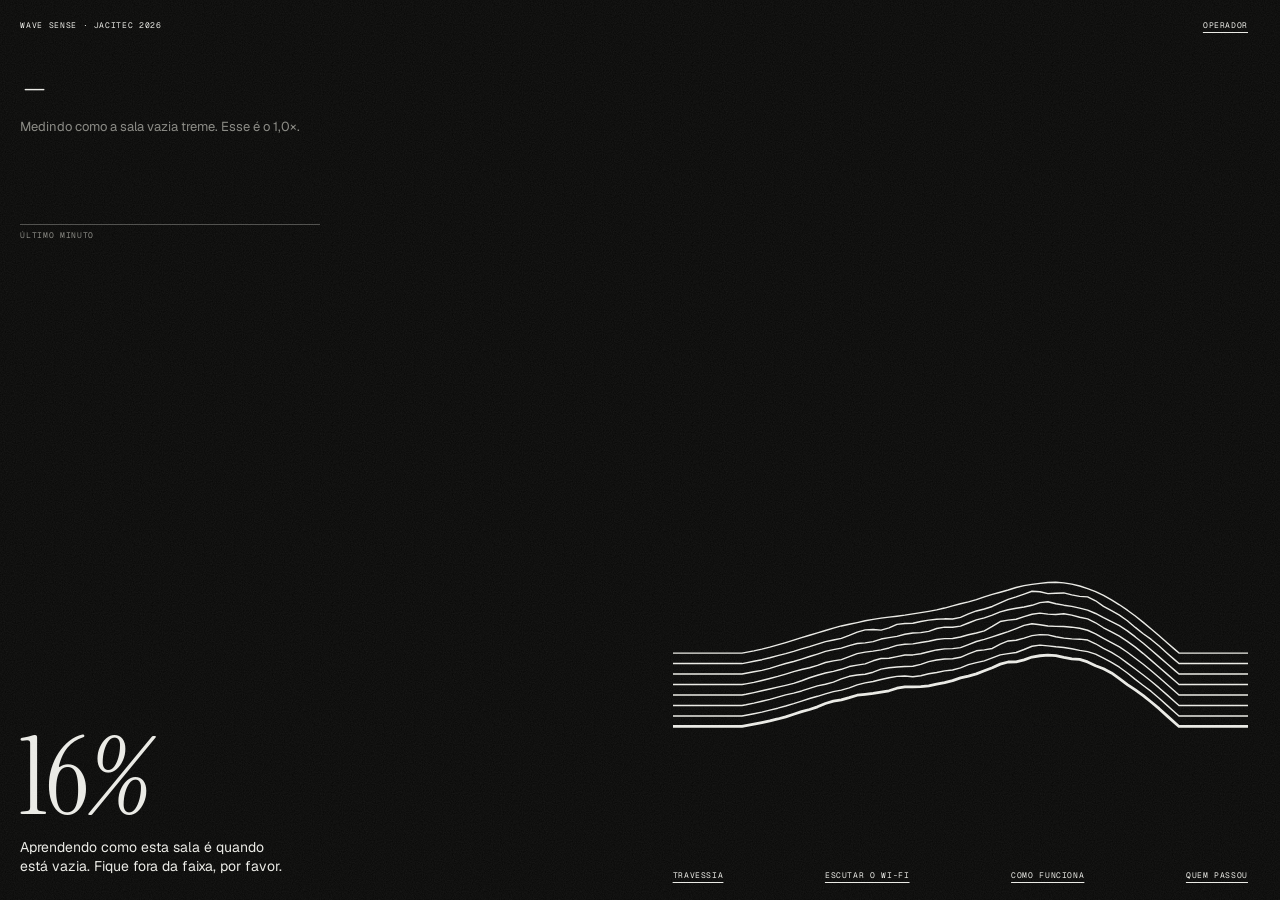
<file: demo/index.html>
<!doctype html>
<html lang="pt-BR">
<head>
<meta charset="utf-8">
<meta name="viewport" content="width=device-width, initial-scale=1, viewport-fit=cover">
<title>Wave Sense ao Vivo</title>
<link rel="icon" href="data:image/svg+xml,%3Csvg xmlns=%27http://www.w3.org/2000/svg%27 viewBox=%270 0 32 32%27%3E%3Crect width=%2732%27 height=%2732%27 fill=%27%230B0B0A%27/%3E%3Cpath d=%27M4 12h6l3-5 3 7 3-4h9M4 18h6l3-3 3 5 3-3h9M4 24h6l3-2 3 3 3-2h9%27 fill=%27none%27 stroke=%27%23EDEDE8%27 stroke-width=%271.6%27 stroke-linejoin=%27round%27/%3E%3C/svg%3E">
<link rel="stylesheet" href="fontes.css">
<style>
/* Layout: duas metades. À esquerda, a palavra do estado em letra enorme; à direita, o sinal como
   linhas empilhadas (referência: o gráfico do pulsar CP1919 que virou a capa de Unknown Pleasures).
   Preto e branco com grão de papel fotográfico. Quando há movimento a tela inteira inverte.
   A tela da TV não diz de onde vêm os dados (pedido do grupo, 14/10): isso fica no painel do Operador. */
:root {
  color-scheme: dark;
  --fundo: #0B0B0A;
  --tinta: #EDEDE8;
  --apagado: #8A8A84;
  --serif: "Instrument Serif", "Times New Roman", Georgia, serif;
  --sans: "Geist", "Segoe UI", system-ui, sans-serif;
  --mono: "Geist Mono", "Cascadia Mono", Consolas, ui-monospace, monospace;
}
body[data-estado="movimento"] { --fundo: #EDEDE8; --tinta: #0B0B0A; --apagado: #5C5C57; }
* { box-sizing: border-box; }
[hidden] { display: none !important; }
html, body { height: 100%; }
body {
  margin: 0;
  background: var(--fundo);
  color: var(--tinta);
  font-family: var(--sans);
  font-size: 15px;
  transition: background-color 0.35s ease, color 0.35s ease;
}
/* grão: textura de foto, bem leve */
body::after {
  content: ""; position: fixed; inset: 0; z-index: 50; pointer-events: none; opacity: 0.07;
  background-image: url("data:image/svg+xml,%3Csvg xmlns='http://www.w3.org/2000/svg' width='180' height='180'%3E%3Cfilter id='g'%3E%3CfeTurbulence type='fractalNoise' baseFrequency='0.9' numOctaves='2' stitchTiles='stitch'/%3E%3CfeColorMatrix values='0 0 0 0 0.5 0 0 0 0 0.5 0 0 0 0 0.5 0 0 0 1.4 -0.2'/%3E%3C/filter%3E%3Crect width='100%25' height='100%25' filter='url(%23g)'/%3E%3C/svg%3E");
}
button, input { font: inherit; color: inherit; }
.mono { font-family: var(--mono); font-size: 11px; letter-spacing: 0.08em; text-transform: uppercase; }

.tela {
  min-height: 100%;
  display: grid;
  grid-template-columns: minmax(0, 1fr) minmax(0, 1fr);
  grid-template-rows: auto minmax(0, 1fr) auto;
  gap: 0 6vw;
  padding-inline: clamp(16px, 4vw, 64px);
  padding-block: clamp(16px, 3vw, 40px);
}
.topo { grid-column: 1 / -1; display: flex; justify-content: space-between; gap: 16px; flex-wrap: wrap; }

.texto { grid-column: 1; grid-row: 2 / 4; display: flex; flex-direction: column; justify-content: space-between; gap: 40px; min-width: 0; padding-bottom: 4px; }
.estado { display: flex; flex-direction: column; gap: 28px; }

/* Medidor: quanto o Wi-Fi está tremendo agora, comparado com a sala vazia, e o último minuto. */
.medidor { display: grid; gap: 10px; width: min(100%, 460px); padding-top: clamp(8px, 5vh, 64px); }
.medidor-eixo { color: var(--apagado); }
.medidor-num { font-family: var(--serif); font-size: clamp(52px, 6vw, 112px); line-height: 0.9; letter-spacing: -0.01em; font-variant-numeric: tabular-nums; }
.medidor-legenda { margin: 0; color: var(--apagado); font-size: clamp(15px, 1.1vw, 19px); line-height: 1.35; max-width: 46ch; min-height: 2.7em; text-wrap: pretty; white-space: pre-line; }
#m-hist { width: 100%; height: clamp(56px, 11vh, 128px); display: block; margin-top: 6px; }
.palavra { font-family: var(--serif); font-weight: 400; font-size: clamp(64px, 11vw, 210px); line-height: 0.86; letter-spacing: -0.02em; margin: 0; text-wrap: balance; font-variant-numeric: tabular-nums; }
.palavra em { font-style: italic; }
.frase { margin: 0; max-width: 30ch; min-height: 2.7em; font-size: clamp(16px, 1.35vw, 21px); line-height: 1.35; color: var(--tinta); transition: opacity 0.4s ease; }
.frase.trocando { opacity: 0; }

.sinal { grid-column: 2; grid-row: 2; display: flex; align-items: center; justify-content: center; min-height: 0; }
.grafico { position: relative; margin: 0; width: min(100%, 72vh); }
#linhas { width: 100%; aspect-ratio: 1 / 1.08; display: block; }

.rodape { grid-column: 2; grid-row: 3; display: flex; justify-content: space-between; gap: 10px 24px; flex-wrap: wrap; color: var(--apagado); padding-top: 34px; }
.topo-dir { display: inline-flex; gap: 28px; align-items: center; flex-wrap: wrap; }
.rodape span { white-space: nowrap; }
.botao-texto { background: none; border: 0; padding: 0; cursor: pointer; color: var(--tinta); text-decoration: underline; text-underline-offset: 4px; }
:is(button, input):focus-visible { outline: 2px solid var(--tinta); outline-offset: 3px; }

/* Camadas de tela cheia: desafio, como funciona, galeria */
.camada { position: fixed; inset: 0; z-index: 5; background: var(--fundo); color: var(--tinta); display: grid; grid-template-rows: auto minmax(0, 1fr) auto; gap: 24px; padding-inline: clamp(16px, 4vw, 64px); padding-block: clamp(16px, 3vw, 40px); transition: background-color 0.35s ease, color 0.35s ease; overflow-y: auto; }
.desafio-meio { display: grid; grid-template-columns: minmax(0, 1fr) minmax(0, 0.8fr); gap: 6vw; align-items: center; }
.desafio-centro { display: flex; flex-direction: column; align-items: flex-start; justify-content: center; gap: 18px; min-width: 0; }
.desafio-grande { font-family: var(--serif); font-size: clamp(90px, 20vw, 360px); line-height: 0.85; letter-spacing: -0.03em; }
.desafio-sub { font-size: clamp(18px, 1.8vw, 28px); max-width: 32ch; }
.desafio-tempo { font-family: var(--mono); font-size: clamp(28px, 3.2vw, 52px); font-variant-numeric: tabular-nums; }
.retrato { display: flex; flex-direction: column; gap: 12px; min-width: 0; }
.retrato canvas { width: 100%; max-width: 520px; aspect-ratio: 1 / 1; display: block; }
.retrato .mono { color: var(--apagado); }
.baixo { display: flex; justify-content: space-between; align-items: flex-end; gap: 24px; flex-wrap: wrap; }
.recordes { list-style: none; margin: 0; padding: 0; display: grid; gap: 4px; min-width: 220px; }
.recordes li { display: flex; justify-content: space-between; gap: 24px; font-family: var(--mono); font-size: 13px; }
.recordes li.titulo { color: var(--apagado); font-size: 11px; letter-spacing: 0.08em; text-transform: uppercase; }
.acoes { display: flex; gap: 22px; flex-wrap: wrap; }
input.apelido { background: transparent; border: 0; border-bottom: 1px solid var(--apagado); padding: 6px 0; font-family: var(--serif); font-size: clamp(28px, 3vw, 44px); width: min(14ch, 80vw); }
input.apelido::placeholder { color: var(--apagado); font-style: italic; }


.desafio-grande.longo { font-size: clamp(56px, 7.4vw, 136px); line-height: 0.92; letter-spacing: -0.02em; text-wrap: balance; }
.retrato-como { font-size: 14px; line-height: 1.5; color: var(--apagado); max-width: 52ch; }
#galeria { grid-template-rows: auto minmax(min-content, 1fr) auto; }
.mural { display: grid; grid-template-columns: minmax(0, 0.9fr) minmax(0, 1.5fr); gap: clamp(24px, 4vw, 72px); align-items: start; min-height: 0; }
.mural-destaque { display: flex; flex-direction: column; gap: 14px; min-width: 0; }
#mural-cv { width: min(100%, 38vh); aspect-ratio: 1 / 1; display: block; }
.mural-quem { display: flex; flex-direction: column; gap: 6px; min-width: 0; }
.mural-quem b { font-family: var(--serif); font-weight: 400; font-size: clamp(32px, 3vw, 52px); line-height: 1; }
.mural-quem .mono { color: var(--apagado); line-height: 1.6; }
.mural-passos { list-style: none; margin: 2px 0 0; padding: 0; display: flex; flex-direction: column; gap: 8px; max-width: 52ch; }
.mural-passos li { display: grid; grid-template-columns: 22px minmax(0, 1fr); gap: 8px; color: var(--apagado); transition: color 0.4s ease; }
.mural-passos li.ativo { color: var(--tinta); }
.mural-passos p { margin: 0; font-size: 14px; line-height: 1.45; }
.mural-passos .mono { padding-top: 3px; }
.galeria { display: grid; grid-template-columns: repeat(auto-fill, minmax(170px, 1fr)); gap: 28px 24px; align-content: start; }
.cartao { transition: opacity 0.4s ease; }
.galeria:has(.em-destaque) .cartao:not(.em-destaque) { opacity: 0.5; }
.cartao { display: flex; flex-direction: column; gap: 8px; min-width: 0; }
.cartao canvas { width: 100%; aspect-ratio: 1 / 1; display: block; }
.cartao b { font-family: var(--serif); font-weight: 400; font-size: 22px; line-height: 1; overflow: hidden; text-overflow: ellipsis; white-space: nowrap; }
.cartao span { font-family: var(--mono); font-size: 11px; letter-spacing: 0.06em; text-transform: uppercase; color: var(--apagado); }
.galeria-vazia { font-family: var(--serif); font-size: clamp(32px, 4vw, 64px); color: var(--apagado); max-width: 18ch; }

/* Painel do operador (tecla O) */
.operador { position: fixed; top: 0; right: 0; bottom: 0; z-index: 10; width: min(380px, 100vw); overflow-y: auto; background: #151514; color: #EDEDE8; border-left: 1px solid #2A2A28; padding: 22px 22px 32px; display: flex; flex-direction: column; gap: 24px; }
.operador h2 { margin: 0; font-family: var(--serif); font-weight: 400; font-size: 32px; }
.operador section { display: flex; flex-direction: column; gap: 10px; }
.operador .mono { color: #8A8A84; }
.opcoes { display: flex; flex-wrap: wrap; gap: 6px; }
.opcoes button { background: transparent; border: 1px solid #3A3A37; border-radius: 999px; padding: 6px 12px; cursor: pointer; color: #EDEDE8; font-size: 13px; }
.opcoes button[aria-pressed="true"] { background: #EDEDE8; color: #0B0B0A; border-color: #EDEDE8; }
.opcoes button:disabled { opacity: 0.4; cursor: not-allowed; }
.operador p { margin: 0; color: #A8A8A2; font-size: 13px; line-height: 1.45; }
.numeros { display: grid; grid-template-columns: repeat(3, 1fr); gap: 8px; font-family: var(--mono); font-variant-numeric: tabular-nums; }
.numeros b { display: block; font-size: 18px; font-weight: 400; color: #EDEDE8; }
.numeros span { font-size: 10px; letter-spacing: 0.08em; text-transform: uppercase; color: #8A8A84; }
input[type="range"] { width: 100%; accent-color: #EDEDE8; }
/* Rádio (firmware v2): ocupação de cada canal, uma linha por canal */
.canais { display: grid; gap: 3px; font-family: var(--mono); font-size: 11px; font-variant-numeric: tabular-nums; }
.canais button { display: grid; grid-template-columns: 2.2em 1fr 3.4em; align-items: center; gap: 8px; background: transparent; border: 0; padding: 2px 0; color: #A8A8A2; cursor: pointer; text-align: left; font: inherit; }
.canais button:hover, .canais button:focus-visible { color: #EDEDE8; }
.canais .barra { height: 6px; background: #2A2A28; position: relative; }
.canais .barra i { position: absolute; inset: 0 auto 0 0; background: #8A8A84; }
.canais button[aria-current="true"] { color: #EDEDE8; }
.canais button[aria-current="true"] .barra i { background: #EDEDE8; }
.erro { border-left: 2px solid #EDEDE8; padding-left: 10px; color: #EDEDE8 !important; }
/* Com o painel aberto, a tela encolhe em vez de ficar por baixo dele. */
body.com-operador .tela { margin-right: min(380px, 100vw); }
body.com-operador .palavra { font-size: clamp(56px, calc((100vw - 380px) * 0.1), 200px); }   /* cabe no espaço que sobrou */
body.com-operador .camada { right: min(380px, 100vw); }

/* Modo escuta */
.escuta-centro { display: flex; flex-direction: column; justify-content: center; gap: 22px; max-width: 980px; }
.escuta-centro .mono { color: var(--apagado); max-width: 60ch; line-height: 1.6; }
.pulso { position: absolute; right: 14vw; top: 50%; width: 28px; height: 28px; margin-top: -14px; border-radius: 50%; background: var(--tinta); opacity: 0.2; }

/* Passagem entre telas (passagem.js): por cima das camadas e da história, embaixo do Operador e do grão.
   Parada, fica invisível e não pega clique; durante a passagem, segura os cliques para nada atingir
   uma tela que ninguém está vendo. */
#passagem { position: fixed; top: 0; left: 0; width: 100%; height: 100%; z-index: 8; display: block; visibility: hidden; pointer-events: none; }
#passagem.ativa { visibility: visible; pointer-events: auto; }
body.com-operador #passagem { width: calc(100% - min(380px, 100vw)); }
/* As palavras da tela que chega sobem um pouco, em escada, quando a passagem as revela. */
@keyframes subir { from { transform: translateY(26px); opacity: 0; } }
.sobe { animation: subir 0.9s cubic-bezier(0.16, 1, 0.3, 1) backwards; animation-delay: calc(var(--atraso, 0ms) + var(--i, 0) * 70ms); }

/* Tela principal proporcional: a mesma hierarquia em qualquer tela larga (TV, notebook, monitor grande).
   A base é a tela num monitor de 2560 px. 1u = 1% da largura (ou 1,9% da altura, se a tela for mais alta);
   textos pequenos têm um tamanho mínimo para continuarem legíveis. No celular vale o layout de baixo. */
@media (min-width: 861px) {
  .tela { --u: min(1vw, 1.9vh);
    padding: max(16px, calc(1.56 * var(--u))) max(16px, calc(2.5 * var(--u))) max(16px, calc(1.56 * var(--u))) max(16px, calc(1.6 * var(--u))); }
  .tela .mono { font-size: max(8px, calc(0.44 * var(--u))); }
  .topo-dir { gap: calc(1.1 * var(--u)); }
  .texto { gap: calc(1.56 * var(--u)); }
  .medidor { width: min(100%, max(300px, calc(18.6 * var(--u)))); gap: calc(0.39 * var(--u)); padding-top: calc(2.5 * var(--u)); }
  .medidor-num { font-size: calc(4.45 * var(--u)); }
  .medidor-legenda { font-size: max(13px, calc(0.77 * var(--u))); }
  #m-hist { height: calc(5 * var(--u)); margin-top: calc(0.23 * var(--u)); }
  .estado { gap: calc(1.1 * var(--u)); }
  .palavra { font-size: calc(8.5 * var(--u)); }
  body.com-operador .palavra { font-size: calc(8.5 * min((100vw - 380px) / 100, 1.9vh)); }   /* cabe no espaço que sobrou */
  .frase { font-size: max(14px, calc(0.85 * var(--u))); }
  .rodape { padding-top: calc(1.33 * var(--u)); }
}

@media (max-width: 860px) {
  body.com-operador #passagem { width: 100%; height: 45vh; }
  .tela { grid-template-columns: minmax(0, 1fr); grid-template-rows: auto auto auto auto; gap: 24px; }
  .sinal { grid-column: 1; grid-row: 2; }
  .grafico { width: 100%; }
  .texto { grid-column: 1; grid-row: 3; }
  .estado { order: -1; }
  .medidor { padding-top: 0; }
  .rodape { grid-column: 1; grid-row: 4; }
  .desafio-meio { grid-template-columns: minmax(0, 1fr); }
  .mural { grid-template-columns: minmax(0, 1fr); }
  .operador { top: auto; height: 55vh; width: 100vw; border-left: 0; border-top: 1px solid #2A2A28; }
  body.com-operador .tela { margin-right: 0; padding-bottom: calc(55vh + 24px); }
  body.com-operador .camada { right: 0; bottom: 55vh; }
}
@media (prefers-reduced-motion: reduce) {
  body, .camada, .frase { transition: none; }
  .sobe { animation: none; }
}
</style>
</head>
<body data-estado="aguardando">
<div class="tela">
  <header class="topo mono">
    <span>Wave Sense · JACITEC 2026</span>
    <span class="topo-dir"><button class="botao-texto mono" id="abrir-operador">Operador</button></span>
  </header>

  <div class="sinal">
    <figure class="grafico">
      <canvas id="linhas" role="img" aria-label="Cada linha é uma leitura do sinal Wi-Fi, da mais antiga, em cima, à mais recente, embaixo"></canvas>
    </figure>
  </div>

  <div class="texto">
    <section class="medidor" aria-label="Quanto o Wi-Fi está tremendo">
      <div class="medidor-num" id="m-num">–</div>
      <p class="medidor-legenda" id="m-legenda">Tremor do Wi-Fi, comparado com a sala vazia.</p>
      <canvas id="m-hist" role="img" aria-label="Tremor do Wi-Fi no último minuto, com a linha do limite"></canvas>
      <div class="medidor-eixo mono" id="m-eixo">Último minuto</div>
    </section>
    <div class="estado">
      <h1 class="palavra" id="palavra" aria-live="polite">Esperando<em>.</em></h1>
      <p class="frase" id="frase">Nenhuma fonte de dados ligada.</p>
    </div>
  </div>

  <footer class="rodape mono">
    <span><button class="botao-texto mono" id="abrir-desafio">Travessia</button></span>
    <span><button class="botao-texto mono" id="abrir-escuta">Escutar o Wi-Fi</button></span>
    <span><button class="botao-texto mono" id="abrir-como">Como funciona</button></span>
    <span><button class="botao-texto mono" id="abrir-galeria">Quem passou</button></span>
  </footer>
</div>

<div class="camada" id="desafio" hidden>
  <div class="topo mono"><span>Travessia · passe pela faixa sem ser percebido</span></div>
  <div class="desafio-meio">
    <div class="desafio-centro">
      <div class="desafio-grande" id="d-grande">Pronto?</div>
      <div class="desafio-sub" id="d-sub">Escreva seu apelido e fique na linha de partida.</div>
      <input class="apelido" id="apelido" type="text" maxlength="16" autocomplete="off" placeholder="seu apelido" aria-label="Apelido">
      <div class="desafio-tempo" id="d-tempo" hidden>0,0 s</div>
    </div>
    <div class="retrato" id="retrato" hidden>
      <canvas id="retrato-cv" role="img" aria-label="Sua marca no Wi-Fi: uma estrela em espiral desenhada com as leituras do sinal enquanto você atravessava"></canvas>
      <span class="mono" id="retrato-legenda"></span>
      <span class="retrato-como">Cada contorno é uma leitura do Wi-Fi, do centro (a partida) até a borda (o fim). As pontas e o giro saem das suas leituras; onde o sinal mais variou, mais pontudo. Contorno grosso: o instante da detecção.</span>
    </div>
  </div>
  <div class="baixo">
    <ol class="recordes" id="recordes"></ol>
    <div class="acoes mono">
      <button class="botao-texto mono" id="d-comecar">Começar (enter)</button>
      <button class="botao-texto mono" id="d-chegou" hidden>Chegou (espaço)</button>
      <button class="botao-texto mono" id="d-ouvir" hidden>Ouvir sua marca (M)</button>
      <button class="botao-texto mono" id="d-baixar" hidden>Salvar cartão (B)</button>
      <button class="botao-texto mono" id="d-fechar">Voltar (esc)</button>
    </div>
  </div>
</div>

<!-- "Como funciona": a história em motion design (historia.js + roteiro.js) -->
<section id="historia" hidden></section>

<div class="camada" id="galeria" hidden>
  <div class="topo mono"><span>Quem passou · as últimas 12 travessias</span></div>
  <div class="mural">
    <section class="mural-destaque" aria-label="Como a marca é feita">
      <canvas id="mural-cv" role="img" aria-label="A marca em destaque, se formando contorno por contorno"></canvas>
      <div class="mural-quem" id="mural-quem"><b id="mural-nome"></b><span class="mono" id="mural-dado"></span></div>
      <ol class="mural-passos" id="mural-passos">
        <li><span class="mono">1</span><p>O Wi-Fi é lido 10 vezes por segundo durante a travessia.</p></li>
        <li><span class="mono">2</span><p>Cada leitura vira um contorno, de dentro para fora: o centro é a partida, a borda é o fim.</p></li>
        <li><span class="mono">3</span><p>O número de pontas e o giro saem das leituras de cada um, como uma impressão digital. Onde o sinal mais variou, o contorno fica mais pontudo e gira mais. Contorno grosso: o instante da detecção.</p></li>
      </ol>
    </section>
    <div class="galeria" id="galeria-grade"></div>
  </div>
  <div class="baixo mono"><span>Sem câmera: só as leituras do Wi-Fi.</span><button class="botao-texto mono" id="galeria-fechar">Voltar (esc)</button></div>
</div>

<div class="camada" id="escuta" hidden>
  <div class="topo mono"><span>Modo escuta</span></div>
  <div class="escuta-centro">
    <div class="pulso" id="pulso" aria-hidden="true"></div>
    <div class="desafio-grande">Feche os olhos.</div>
    <div class="desafio-sub">O som que você está ouvindo é o Wi-Fi desta sala. Quando alguém se mexe perto das placas, ele muda.</div>
    <p class="mono">Dá para ouvir alguém andando do outro lado de uma parede? Essa é uma das perguntas que o projeto vai testar.</p>
  </div>
  <div class="baixo mono"><span>Use fone de ouvido, com volume baixo.</span><button class="botao-texto mono" id="escuta-fechar">Voltar (esc)</button></div>
</div>

<!-- Passagem entre as telas: o sinal toma a tela e vira a próxima (passagem.js) -->
<canvas id="passagem" aria-hidden="true"></canvas>

<aside class="operador" id="operador" hidden aria-label="Painel do operador">
  <div style="display:flex; justify-content:space-between; align-items:baseline"><h2>Operador</h2><button class="botao-texto mono" id="fechar-operador">Fechar (O)</button></div>
  <p class="erro" id="msg" role="alert" hidden></p>
  <section>
    <span class="mono">Fonte dos dados</span>
    <div class="opcoes">
      <button id="src-sim" aria-pressed="false">Simulação</button>
      <button id="src-replay" aria-pressed="false">Gravação…</button>
      <button id="src-live" aria-pressed="false">Placa USB</button>
    </div>
    <input type="file" id="arquivo" accept=".csv,text/csv" hidden>
    <div class="numeros"><div><b id="st-taxa">–</b><span>pacotes/s</span></div><div><b id="st-rssi">–</b><span>RSSI</span></div><div><b id="st-perdidos">–</b><span>perdidos</span></div></div>
  </section>
  <section id="radio-grupo" hidden>
    <span class="mono">Rádio (firmware v2)</span>
    <div class="numeros"><div><b id="rd-canal">–</b><span>canal</span></div><div><b id="rd-tentou">–</b><span>A mandou/s</span></div><div><b id="rd-chegam">–</b><span>chegaram/s</span></div></div>
    <p id="rd-diag">Esperando as primeiras leituras da Placa B.</p>
    <div class="opcoes"><button id="btn-varrer">Procurar canal livre</button></div>
    <div class="canais" id="rd-canais" aria-label="Ocupação de cada canal"></div>
    <p id="rd-ajuda">Mede por 4 s quanto cada canal está ocupado e passa as duas placas para o mais livre. Depois, calibre de novo (C). Clicar num canal da lista também troca.</p>
  </section>
  <section>
    <span class="mono">Limiar</span>
    <div class="opcoes"><button id="btn-cal" disabled>Calibrar com a zona vazia</button></div>
    <input type="range" id="limiar" min="0" max="1" step="0.001" value="0.5" disabled aria-label="Limiar">
    <div class="numeros"><div><b id="osc">–</b><span>oscilação</span></div><div><b id="lim">–</b><span>limiar</span></div><div><b id="contador">0</b><span>movimentos hoje</span></div></div>
    <p id="cal-info">A calibração mede a zona vazia por 10 s e põe o limiar em média + 3 desvios.</p>
  </section>
  <section>
    <span class="mono">Som</span>
    <div class="opcoes">
      <button id="som-mudo" aria-pressed="true">Mudo</button>
      <button id="som-alerta" aria-pressed="false">Alerta</button>
      <button id="som-escuta" aria-pressed="false">Escuta</button>
    </div>
    <input type="range" id="volume" min="0" max="1" step="0.05" value="0.6" aria-label="Volume">
    <p>Alerta: dois toques suaves quando começa um movimento. Escuta: um acorde calmo que cresce e pulsa quando alguém se mexe, sem os toques de alerta. Tudo passa por um limitador de volume.</p>
  </section>
  <section>
    <span class="mono">Trocas de tela</span>
    <div class="opcoes" id="trocas">
      <button data-trocas="sinal" aria-pressed="false">Com som</button>
      <button data-trocas="desligado" aria-pressed="false">Sem som</button>
    </div>
    <p>O som de entrar e sair de cada tela ("Sinal", escolhido pelo grupo): feito da última leitura do Wi-Fi; se alguém se mexe perto das placas, ele treme. Toca mesmo com o detector no Mudo.</p>
  </section>
  <section>
    <span class="mono">Apresentação</span>
    <div class="opcoes"><button id="btn-apresentador">Abrir janela do apresentador (P)</button></div>
    <p>Ordem com TV: aperte P, arraste esta página para a TV, aperte F (tela cheia) e H (história). Setas, espaço, rolagem ou o passador navegam; V troca entre a versão completa e a curta.</p>
  </section>
  <section>
    <span class="mono">Vitrine</span>
    <div class="opcoes"><button id="vitrine" aria-pressed="true">Mostrar "como funciona" sozinho</button></div>
    <p>Com a zona parada por 45 s, a versão curta da história passa sozinha, uma vez. Qualquer movimento volta para a tela principal. Fica desligada enquanto a janela do apresentador estiver aberta.</p>
  </section>
  <section id="sim-grupo" hidden>
    <span class="mono">Cena simulada (teclas 1–5)</span>
    <div class="opcoes" id="cenas"></div>
  </section>
  <section>
    <span class="mono">Tela e dados do dia</span>
    <div class="opcoes"><button id="btn-tela">Tela cheia (F)</button><button id="btn-passagem" aria-pressed="true">Passagens entre telas</button><button id="btn-zerar">Zerar recordes e galeria</button></div>
    <p>Atalhos: N travessia · E escutar · H como funciona · P apresentador · G mural · C calibrar · S som · O este painel.</p>
  </section>
</aside>

<script src="nucleo.js"></script>
<script src="placa.js"></script>
<script src="roteiro.js"></script>
<script src="historia.js"></script>
<script src="passagem.js"></script>
<script src="escuta.js"></script>
<script src="sons.js"></script>
<script src="marca.js"></script>
<script>
'use strict';
const $ = (id) => document.getElementById(id);

// A regra do detector mora no nucleo.js, a mesma do ferramentas/detector.py.
const { lerLinhaCSI, oscilacao, estatisticas, limiarDeCalibracao, Detector, JANELA_S, K_DESVIOS } = WaveNucleo;
const AVALIAR_MS = WaveNucleo.PASSO_S * 1000;
const LINHAS = 48;             // leituras empilhadas na tela
const LEITURA_S = 0.1;         // uma linha nova a cada 0,1 s
const REALCE = 3;              // só no desenho: aumenta o tremor de cada linha em relação à forma média
const EMBUTIDO = window.self !== window.top;   // dentro do claude.ai: sem USB e sem salvar arquivos
let historia = null;   // o palco da história "Como funciona" (criado mais abaixo)

const app = {
  fonte: null, janela: [], ultimoId: null, perdidos: 0, ultimoPacote: 0,
  maxRecente: 0, historico: [], historicoDet: [], base: null, tremorVisto: NaN,
  limiar: null, detectado: false, det: null, calibracao: null, oscAtual: NaN,
  leituras: [], ultimaLeitura: 0, formaLenta: null,
  quietoDesde: 0,
  porta: null, leitor: null, timers: [],
};

/* ---------- Armazenamento local (só neste navegador) ---------- */
function ler(chave, padrao) { try { return JSON.parse(localStorage.getItem(chave)) ?? padrao; } catch (e) { return padrao; } }
function gravar(chave, valor) { try { localStorage.setItem(chave, JSON.stringify(valor)); } catch (e) { /* sem armazenamento */ } }
const hoje = () => new Date().toISOString().slice(0, 10);
// Movimentos do dia, separados por fonte: a simulação nunca entra na conta do ao vivo.
let dia = ler('wavesense-dia', null);
if (!dia || dia.data !== hoje() || typeof dia.live !== 'number') dia = { data: hoje(), live: 0, sim: 0 };

function receber(p) {
  const t = performance.now() / 1000;
  p.t = t;
  if (app.ultimoId !== null && p.id > app.ultimoId + 1 && p.id - app.ultimoId < 5000) app.perdidos += p.id - app.ultimoId - 1;
  app.ultimoId = p.id;
  app.ultimoPacote = t;
  app.janela.push(p);
  while (app.janela.length && app.janela[0].t < t - JANELA_S - 0.5) app.janela.shift();
}

/* ---------- Detecção ---------- */
function avaliar() {
  const agora = performance.now() / 1000;
  const jan = app.janela.filter((p) => p.t >= agora - JANELA_S);
  const v = oscilacao(jan);
  app.oscAtual = v;
  $('st-taxa').textContent = app.fonte ? String(Math.round(jan.length / JANELA_S)) : '–';
  $('st-rssi').textContent = jan.length ? `${Math.round(jan.reduce((s, p) => s + p.rssi, 0) / jan.length)}` : '–';
  $('st-perdidos').textContent = app.fonte ? String(app.perdidos) : '–';

  const antes = app.detectado;
  if (!Number.isNaN(v)) {
    if (app.calibracao) {
      app.calibracao.valores.push(v);
      if (agora >= app.calibracao.fim) terminarCalibracao();
    } else if (app.limiar !== null) {
      app.detectado = app.det.passo(v);
    }
    app.historico.push(v); app.historicoDet.push(app.detectado);
    if (app.historico.length > 300) { app.historico.shift(); app.historicoDet.shift(); }
    if (app.base && (app.fonte === 'live' || app.fonte === 'sim') && v / app.base > ((dia.pico || {})[app.fonte] || 0)) {
      dia.pico = { ...(dia.pico || {}), [app.fonte]: v / app.base };
      gravar('wavesense-dia', dia);
    }
  } else if (agora - app.ultimoPacote > 2) {
    app.detectado = false;
  }
  app.maxRecente = app.historico.reduce((m, x) => Math.max(m, x), 0);
  if (app.detectado && !antes) {
    if (som.modo !== 'escuta') somAlerta();   // na escuta, o próprio acorde avisa: ele cresce e pulsa
    if (dia.data !== hoje()) dia = { data: hoje(), live: 0, sim: 0 };
    if (app.fonte === 'live' || app.fonte === 'sim') { dia[app.fonte]++; gravar('wavesense-dia', dia); }
    // a vitrine dá lugar a quem chegou (também se ela ainda estiver abrindo), com a passagem rápida
    const a = passagem.alvo();
    if (a ? a.modo === 'historia' && a.opc.auto : historia.aberta && como.automatico) trocarPara('tela', { rapida: true });
  }
  if (app.detectado || !app.fonte || app.calibracao || app.limiar === null) app.quietoDesde = agora;
  if (som.modo === 'escuta') somEscuta(v);
  atualizarEstado(agora);
  ninjaPasso(agora);
  vitrinePasso(agora);
}

function iniciarCalibracao(duracao = 10) {
  if (!app.fonte) return;
  app.calibracao = { inicio: performance.now() / 1000, fim: performance.now() / 1000 + duracao, duracao, valores: [] };
  app.detectado = false;
  $('cal-info').textContent = `Calibrando por ${duracao} s. Zona vazia, ninguém se mexendo por perto.`;
}
function terminarCalibracao() {
  const vs = app.calibracao.valores;
  app.calibracao = null;
  let limiar;
  try { limiar = limiarDeCalibracao(vs); } catch (e) { $('cal-info').textContent = 'Poucos dados para calibrar. Os pacotes estão chegando?'; return; }
  const { n, media, desvio } = estatisticas(vs);
  app.base = media;
  definirLimiar(limiar);
  $('cal-info').textContent = `Calibrado com ${n} medidas da zona vazia: média ${fmt(media)}, desvio ${fmt(desvio)}. Limiar = média + ${K_DESVIOS} desvios.`;
}
function definirLimiar(x) {
  app.limiar = x; app.det = new Detector(x);
  const r = $('limiar');
  r.min = String(app.base ? app.base * 1.1 : 0);   // abaixo do tremor da sala vazia, a tela diria "Movimento." para sempre
  r.max = String(x * 4); r.step = String(x / 100); r.value = String(x);
}
function fmt(x) {
  if (x === null || Number.isNaN(x)) return '–';
  return (x >= 10 ? x.toFixed(1) : x.toFixed(2)).replace('.', ',');
}

/* ---------- Palavra e frase ---------- */
const CONVITES = [
  'Cada linha é uma leitura do Wi-Fi desta sala. A de baixo é agora.',
  'Quando alguém se mexe, as linhas tremem e o número sobe.',
  'Passe pela faixa marcada no chão e veja as linhas.',
  'Não tem câmera aqui. Só duas plaquinhas e o Wi-Fi.',
  'Ande bem devagar. Será que ele percebe?',
];
const FRASES = {
  aguardando: 'Nenhuma fonte de dados ligada.',
  semsinal: 'Nenhum pacote chegou nos últimos 2 segundos.',
  calibrando: 'Aprendendo como esta sala é quando está vazia. Fique fora da faixa, por favor.',
  semlimiar: 'Falta calibrar com a zona vazia.',
  movimento: 'Você mexeu no Wi-Fi desta sala. É isso que as linhas estão mostrando.',
};
let estadoAtual = '', fraseAtual = '', convite = 0, proximoConvite = 0;
function trocarFrase(txt) {
  if (txt === fraseAtual) return;
  fraseAtual = txt;
  const f = $('frase');
  f.classList.add('trocando');
  setTimeout(() => { f.textContent = txt; f.classList.remove('trocando'); }, 250);
}
function atualizarEstado(agora) {
  let e;
  if (!app.fonte) e = 'aguardando';
  else if (agora - app.ultimoPacote > 2) e = 'semsinal';
  else if (app.calibracao) e = 'calibrando';
  else if (app.limiar === null) e = 'semlimiar';
  else e = app.detectado ? 'movimento' : 'parado';

  const h = $('palavra');
  if (e === 'calibrando') {
    // A calibração é a "abertura": um contador de 0 a 100.
    const c = app.calibracao;
    const pct = Math.min(100, Math.floor(((agora - c.inicio) / c.duracao) * 100));
    h.textContent = String(pct);
    const em = document.createElement('em'); em.textContent = '%'; h.appendChild(em);
    estadoAtual = e;
  } else if (e !== estadoAtual) {
    estadoAtual = e;
    const nomes = { aguardando: 'Esperando', semsinal: 'Sem sinal', semlimiar: 'Sem limiar', parado: 'Parado', movimento: 'Movimento' };
    h.textContent = nomes[e];
    const em = document.createElement('em'); em.textContent = '.'; h.appendChild(em);
    document.body.dataset.estado = e === 'movimento' ? 'movimento' : 'quieto';
    proximoConvite = agora;
  }
  if (e === 'parado') {
    if (agora >= proximoConvite) { trocarFrase(CONVITES[convite % CONVITES.length]); convite++; proximoConvite = agora + 7; }
  } else {
    trocarFrase(FRASES[e]);
  }

  const nMov = app.fonte === 'live' || app.fonte === 'sim' ? dia[app.fonte] : 0;
  $('contador').textContent = String(nMov);
  atualizarMedidorTexto(e);
  $('osc').textContent = fmt(app.oscAtual);
  $('lim').textContent = fmt(app.limiar);
  const ativo = Boolean(app.fonte);
  $('limiar').disabled = !ativo || app.limiar === null;
  $('btn-cal').disabled = !ativo || Boolean(app.calibracao);
}

/* ---------- Medidor de tremor ---------- */
// Tremor = oscilação agora ÷ oscilação média da sala vazia (da calibração). 1,0× é a sala vazia.
const fmtX = (x) => `${x < 10 ? x.toFixed(1).replace('.', ',') : Math.round(x)}×`;
function atualizarMedidorTexto(e) {
  const leg = { aguardando: 'Nenhuma fonte de dados ligada.', semsinal: 'Nenhum pacote chegando.', calibrando: 'Medindo como a sala vazia treme. Esse é o 1,0×.', semlimiar: 'Falta calibrar com a sala vazia.' };
  const t = leg[e] || `Tremor do Wi-Fi, comparado com a sala vazia.\nPassou da linha tracejada (${fmtX(app.limiar / app.base)}), é movimento.`;
  if ($('m-legenda').textContent !== t) $('m-legenda').textContent = t;
  // Uma linha só embaixo do gráfico. O recorde só entra depois de algum movimento de verdade.
  const pico = (dia.pico || {})[app.fonte];
  const r = `Último minuto${pico && app.base && pico > app.limiar / app.base ? ` · recorde de hoje ${fmtX(pico)}` : ''}`;
  if ($('m-eixo').textContent !== r) $('m-eixo').textContent = r;
}
const cvM = $('m-hist'), ctxM = cvM.getContext('2d');
function desenharMedidor(tinta) {
  // Número: anda suave até o valor novo (as medidas chegam 5 vezes por segundo).
  const alvo = app.base && !Number.isNaN(app.oscAtual) && !app.calibracao ? app.oscAtual / app.base : NaN;
  if (Number.isNaN(alvo)) app.tremorVisto = NaN;
  else app.tremorVisto = Number.isNaN(app.tremorVisto) ? alvo : app.tremorVisto + (alvo - app.tremorVisto) * 0.18;
  const txt = Number.isNaN(app.tremorVisto) ? '–' : fmtX(app.tremorVisto);
  if ($('m-num').textContent !== txt) $('m-num').textContent = txt;

  // Último minuto (300 medidas de 0,2 s), a mais nova à direita.
  const [W, H, dpr] = ajustar(cvM);
  ctxM.clearRect(0, 0, W, H);
  const hs = app.historico, ds = app.historicoDet, N = 300;
  const passo = W / (N - 1);
  const x = (i) => W - (hs.length - 1 - i) * passo;
  ctxM.strokeStyle = tinta; ctxM.fillStyle = tinta;
  if (!app.base || hs.length < 2) {
    ctxM.globalAlpha = 0.3; ctxM.fillRect(0, H - dpr, W, dpr); ctxM.globalAlpha = 1;
    return;
  }
  // Escala de raiz quadrada: um salto de 20× não achata o resto do minuto contra o chão.
  const lim = app.limiar / app.base;
  let teto = lim * 2.2;
  for (const v of hs) teto = Math.max(teto, (v / app.base) * 1.08);
  const PISO = 0.6;   // o gráfico começa em 0,6×: a sala vazia (1,0×) fica no meio, não lá em cima
  const y = (r) => H - dpr - Math.sqrt(Math.max(0, r - PISO) / (teto - PISO)) * (H - 3 * dpr);
  // Faixas onde o detector disse "Movimento".
  ctxM.globalAlpha = 0.14;
  for (let i = 0; i < hs.length; i++) {
    if (!ds[i] || ds[i - 1]) continue;              // começo de um trecho de movimento
    let f = i; while (f + 1 < hs.length && ds[f + 1]) f++;
    ctxM.fillRect(x(i) - passo / 2, 0, x(f) - x(i) + passo, H);
  }
  // Linha do limite, tracejada (a frase acima diz o valor).
  ctxM.globalAlpha = 0.7; ctxM.lineWidth = dpr; ctxM.setLineDash([4 * dpr, 4 * dpr]);
  ctxM.beginPath(); ctxM.moveTo(0, y(lim)); ctxM.lineTo(W, y(lim)); ctxM.stroke(); ctxM.setLineDash([]);
  // A curva do tremor.
  ctxM.globalAlpha = 1; ctxM.lineWidth = 1.5 * dpr; ctxM.lineJoin = 'round';
  ctxM.beginPath();
  hs.forEach((v, i) => { const px = x(i), py = y(v / app.base); i ? ctxM.lineTo(px, py) : ctxM.moveTo(px, py); });
  ctxM.stroke();
}

/* ---------- As linhas empilhadas ---------- */
const cv = $('linhas'), ctx = cv.getContext('2d');
function cores() {
  const s = getComputedStyle(document.body);
  return { fundo: s.getPropertyValue('--fundo').trim(), tinta: s.getPropertyValue('--tinta').trim() };
}
function guardarLeitura(agora) {
  // A média dos pacotes do último 0,1 s vira uma linha.
  const ps = app.janela.filter((p) => p.t > agora - LEITURA_S);
  if (!ps.length) return;
  const K = ps[ps.length - 1].amps.length;
  const a = new Float32Array(K);
  let n = 0;
  for (const p of ps) { if (p.amps.length !== K) continue; for (let k = 0; k < K; k++) a[k] += p.amps[k]; n++; }
  for (let k = 0; k < K; k++) a[k] /= n;
  if (!app.formaLenta || app.formaLenta.length !== K) app.formaLenta = Float32Array.from(a);
  const d = new Float32Array(K);
  for (let k = 0; k < K; k++) { d[k] = a[k] - app.formaLenta[k]; app.formaLenta[k] += 0.05 * (a[k] - app.formaLenta[k]); }
  const leitura = { a, d };
  app.leituras.push(leitura);
  if (app.leituras.length > LINHAS + 1) app.leituras.shift();
  if (ninja.estado === 'contagem' || ninja.estado === 'correndo') {
    // para a marca: a leitura, o tremor daquele instante (comparado com a sala vazia) e a fase
    const x = app.base && Number.isFinite(app.oscAtual) ? app.oscAtual / app.base : 0;
    ninja.rastro.push({ a, d, x, fase: ninja.estado });
    if (ninja.rastro.length > 700) ninja.rastro.shift();
  }
}

// Desenha uma pilha de leituras. Usada na tela principal, no retrato e na galeria.
function desenharPilha(c, W, H, ls, fundo, tinta, espessura, frac = 0, destaque = false) {
  c.fillStyle = fundo; c.fillRect(0, 0, W, H);
  const topo = H * 0.16, base = H * 0.97;
  const passo = (base - topo) / LINHAS;
  const altura = passo * 9;
  const margem = W * 0.12, largura = W - 2 * margem;
  c.lineWidth = espessura; c.lineJoin = 'round';
  c.strokeStyle = tinta; c.fillStyle = fundo;
  // Da leitura mais antiga (em cima) para a mais nova (embaixo); cada uma tapa as de trás.
  for (let i = 0; i < ls.length; i++) {
    const y0 = base - (ls.length - 1 - i + frac) * passo;
    if (y0 < topo - passo) continue;
    const { a, d } = ls[i];
    const uteis = [];
    let soma = 0;
    for (let k = 0; k < a.length; k++) if (a[k] > 0.5) { uteis.push(k); soma += a[k]; }
    if (uteis.length < 3) continue;
    const media = soma / uteis.length;
    const pts = [[0, y0], [margem, y0]];
    for (let j = 0; j < uteis.length; j++) {
      const k0 = uteis[Math.max(0, j - 1)], k = uteis[j], k1 = uteis[Math.min(uteis.length - 1, j + 1)];
      const forma = (a[k0] + 2 * a[k] + a[k1]) / 4;
      const tremor = (d[k0] + 2 * d[k] + d[k1]) / 4;
      // Só desenho: a forma mostra o "relevo" da sala; o tremor (diferença para a forma média) aparece 3x maior.
      const relevo = Math.max(0, forma / media - 0.3 + (REALCE * tremor) / media);
      const borda = Math.sin((Math.PI * (j + 0.5)) / uteis.length);
      pts.push([margem + (largura * (j + 0.5)) / uteis.length, y0 - relevo * altura * borda]);
    }
    pts.push([W - margem, y0], [W, y0]);
    c.beginPath();
    c.moveTo(pts[0][0], pts[0][1]);
    for (let j = 1; j < pts.length; j++) c.lineTo(pts[j][0], pts[j][1]);
    c.closePath();   // fecha na própria linha de base: o relevo nunca desce dela, então tapa o mesmo tanto com bem menos pintura
    c.fill();
    c.beginPath();
    c.moveTo(pts[0][0], pts[0][1]);
    for (let j = 1; j < pts.length; j++) c.lineTo(pts[j][0], pts[j][1]);
    c.lineWidth = destaque && i === ls.length - 1 ? espessura * 2 : espessura;   // a linha de "agora" um pouco mais grossa
    c.stroke();
  }
}
function ajustar(canvas) {
  const dpr = window.devicePixelRatio || 1;
  const r = canvas.getBoundingClientRect();
  const W = Math.max(1, Math.round(r.width * dpr)), H = Math.max(1, Math.round(r.height * dpr));
  if (canvas.width !== W || canvas.height !== H) { canvas.width = W; canvas.height = H; }
  return [W, H, dpr];
}
let corQuadro = { fundo: '#0B0B0A', tinta: '#EDEDE8' };
function quadro() {
  requestAnimationFrame(quadro);   // primeiro: um erro mais abaixo não congela a tela
  const agora = performance.now() / 1000;
  if (app.fonte && agora - app.ultimaLeitura >= LEITURA_S) { guardarLeitura(agora); app.ultimaLeitura = agora; }
  corQuadro = cores();
  // Com outra tela por cima (ou a passagem cobrindo tudo), as leituras continuam sendo guardadas,
  // mas não é preciso desenhar o que ninguém vê.
  if (modoAtual() === 'tela' && !passagem.cobreTudo()) {
    const [W, H, dpr] = ajustar(cv);
    desenharPilha(ctx, W, H, app.leituras, corQuadro.fundo, corQuadro.tinta, 1.4 * dpr, Math.min(1, (agora - app.ultimaLeitura) / LEITURA_S), true);
    desenharMedidor(corQuadro.tinta);
  }
  pulsarPonto();
  marcasNaCorCerta();
  formarRetrato(agora);
  muralPasso(agora);
  passagem.quadro(agora);
}

/* ---------- Som: suave de propósito. Nada de onda quadrada, tudo passa por um limitador. ---------- */
const som = { modo: 'mudo', antes: 'mudo', ctx: null, vol: 0.6, saida: null, mestre: null, leve: null, escuta: null };
function audio() {
  if (!som.ctx) {
    const c = new (window.AudioContext || window.webkitAudioContext)();
    const lim = c.createDynamicsCompressor();
    lim.threshold.value = -28; lim.knee.value = 20; lim.ratio.value = 8; lim.attack.value = 0.01; lim.release.value = 0.3;
    const mestre = c.createGain(); mestre.gain.value = som.vol;
    lim.connect(mestre).connect(c.destination);
    Object.assign(som, { ctx: c, saida: lim, mestre });
  }
  if (som.ctx.state === 'suspended') som.ctx.resume();
  return som.ctx;
}
function tom(freq, dur, quando = 0, tipo = 'sine', ganho = 0.08, forcar = false) {
  if (som.modo === 'mudo' && !forcar) return;
  const c = audio(), t = c.currentTime + quando;
  const o = c.createOscillator(), g = c.createGain();
  o.type = tipo; o.frequency.value = freq;
  g.gain.setValueAtTime(0.0001, t);
  g.gain.exponentialRampToValueAtTime(ganho, t + 0.02);
  g.gain.exponentialRampToValueAtTime(0.0001, t + dur);
  o.connect(g).connect(som.saida);
  o.start(t); o.stop(t + dur + 0.05);
}
// Modo escuta: o "Batimento" (escuta.js). Um acorde calmo; quando alguém se mexe, ele cresce, abre e pulsa.
// Passa por um limitador próprio, mais leve que o dos alertas, para não achatar a diferença entre
// sala parada e movimento.
function ligarEscuta() {
  const c = audio();
  if (som.escuta || !window.WaveEscuta) return;
  if (!som.leve) {
    const l = c.createDynamicsCompressor();
    l.threshold.value = -10; l.knee.value = 6; l.ratio.value = 12; l.attack.value = 0.003; l.release.value = 0.25;
    l.connect(som.mestre);
    som.leve = l;
  }
  som.escuta = WaveEscuta.criar(c, som.leve);
}
function desligarEscuta() {
  if (!som.escuta) return;
  som.escuta.parar();
  som.escuta = null;
}
// A cada medida do detector (0,2 s). Sem sinal ou sem calibração, o acorde fica calado.
function somEscuta(v) {
  if (!som.escuta) return;
  if (app.limiar === null || app.calibracao || Number.isNaN(v)) { som.escuta.calar(); return; }
  som.escuta.atualizar({ v, limiar: app.limiar }, AVALIAR_MS / 1000);
}
// O ponto da escuta acompanha o volume do próprio som (medido no áudio, não estimado).
let pontoNivel = 0;
function pulsarPonto() {
  const p = $('pulso');
  if (!p || $('escuta').hidden) return;
  const n = som.escuta ? som.escuta.nivel() : 0;
  pontoNivel += (n > pontoNivel ? 0.6 : 0.25) * (n - pontoNivel);
  const x = Math.max(0, Math.min(1, (pontoNivel - 0.02) / 0.22));
  const reduzido = window.matchMedia && matchMedia('(prefers-reduced-motion: reduce)').matches;
  p.style.transform = reduzido ? '' : `scale(${(1 + 6 * x).toFixed(3)})`;
  p.style.opacity = (0.2 + 0.6 * x).toFixed(3);
}
function somAlerta() { tom(659.25, 0.5, 0, 'sine', 0.07); tom(880, 0.7, 0.14, 'sine', 0.06); }
function somContagem(n) { tom(n > 0 ? 523.25 : 1046.5, n > 0 ? 0.25 : 0.6, 0, 'sine', 0.07); }
function somNinja() { [523.25, 659.25, 783.99, 1046.5].forEach((f, i) => tom(f, 0.6, i * 0.12, 'triangle', 0.06)); }
function somPego() { tom(196, 0.9, 0, 'sine', 0.1); tom(164.81, 1.1, 0.12, 'sine', 0.08); }
function definirSom(m) {
  som.modo = m;
  if (m !== 'mudo') audio();
  if (m === 'escuta') ligarEscuta(); else desligarEscuta();
  for (const [id, modo] of [['som-mudo', 'mudo'], ['som-alerta', 'alerta'], ['som-escuta', 'escuta']]) $(id).setAttribute('aria-pressed', String(m === modo));
}
function abrirEscuta() {
  fecharCamadas();
  som.antes = som.modo;
  definirSom('escuta');
  $('escuta').hidden = false;
}
function fecharEscuta() {
  if ($('escuta').hidden) return;
  $('escuta').hidden = true;
  definirSom(som.antes === 'escuta' ? 'mudo' : som.antes);
}

/* ---------- Simulação ---------- */
const CENAS = [
  { id: 'vazio', nome: 'Sala vazia', am: 0 },
  { id: 'parado', nome: 'Pessoa parada', am: 0.22 },
  { id: 'andando', nome: 'Andando', am: 0.6 },
  { id: 'devagar', nome: 'Bem devagar', am: 0.14 },
  { id: 'mao', nome: 'Mão perto', am: 1.2 },
];
const sim = { cena: 'vazio', am: 0, id: 0, gerados: 0, inicio: 0 };
const DF = 312.5e3;
const CAMINHOS = [[1, 5e-9, 0], [0.55, 22e-9, 1.1], [0.35, 48e-9, 2.3], [0.2, 85e-9, 4.0]];
const NULAS = new Set([0, 1, 2, 3, 4, 60, 61, 62, 63]);
let gaussExtra = null;
function gauss() {
  if (gaussExtra !== null) { const g = gaussExtra; gaussExtra = null; return g; }
  const u = Math.random() || 1e-9, v = Math.random(), r = Math.sqrt(-2 * Math.log(u));
  gaussExtra = r * Math.sin(2 * Math.PI * v);
  return r * Math.cos(2 * Math.PI * v);
}
function movimento(cena, t) {
  switch (cena) {
    case 'parado': return { tau: 35e-9, fase: 0.12 * Math.sin(2 * Math.PI * 0.25 * t) };
    case 'andando': return { tau: 40e-9 + 25e-9 * Math.sin(2 * Math.PI * t / 6), fase: 54 * Math.sin(2 * Math.PI * t / 6) };
    case 'devagar': return { tau: 40e-9 + 6e-9 * Math.sin(2 * Math.PI * t / 14), fase: 3 * Math.sin(2 * Math.PI * t / 14) };
    case 'mao': return { tau: 8e-9, fase: 3 * Math.sin(2 * Math.PI * 2 * t) + 2 * Math.sin(2 * Math.PI * 3.3 * t) };
    default: return { tau: 30e-9, fase: 0 };
  }
}
function gerarPacote(t) {
  sim.am += 0.02 * (CENAS.find((c) => c.id === sim.cena).am - sim.am);
  const mv = movimento(sim.cena, t);
  const amps = new Float32Array(64);
  for (let k = 0; k < 64; k++) {
    if (NULAS.has(k)) continue;
    const f = k - 32;
    let re = 0, im = 0;
    for (const [a, tau, ph] of CAMINHOS) { const ang = -2 * Math.PI * f * DF * tau + ph; re += a * Math.cos(ang); im += a * Math.sin(ang); }
    const angM = -2 * Math.PI * f * DF * mv.tau + mv.fase;
    re += sim.am * Math.cos(angM) + 0.02 * gauss();
    im += sim.am * Math.sin(angM) + 0.02 * gauss();
    amps[k] = 14 * Math.hypot(re, im);
  }
  return { id: sim.id++, rssi: Math.round(-46 + gauss() + (sim.cena === 'mao' ? 4 : 0)), amps };
}
function iniciarSimulacao() {
  sim.inicio = performance.now(); sim.gerados = 0; sim.cena = 'vazio'; sim.am = 0;
  marcarCena();
  app.timers.push(setInterval(() => {
    const devidos = Math.floor(((performance.now() - sim.inicio) / 1000) * 100);
    let n = 0;
    while (sim.gerados < devidos && n < 30) {
      const p = gerarPacote(sim.gerados / 100);
      sim.gerados++; n++;
      if (Math.random() < 0.01) { sim.id++; continue; }
      receber(p);
    }
  }, 10));
  iniciarCalibracao(6);
}
function escolherCena(id) { if (app.fonte === 'sim') { sim.cena = id; marcarCena(); } }
function marcarCena() { for (const b of $('cenas').children) b.setAttribute('aria-pressed', String(b.dataset.cena === sim.cena)); }
CENAS.forEach((c, i) => {
  const b = document.createElement('button');
  b.dataset.cena = c.id; b.textContent = `${i + 1} ${c.nome}`; b.setAttribute('aria-pressed', 'false');
  b.addEventListener('click', () => escolherCena(c.id));
  $('cenas').appendChild(b);
});

/* ---------- Gravação do capturar.py ---------- */
function iniciarGravacao(texto, nome) {
  const pacotes = [];
  for (const linha of texto.split(/\r?\n/).slice(1)) {
    const i = linha.indexOf(',');
    if (i < 0) continue;
    const t = parseFloat(linha.slice(0, i));
    const r = lerLinhaCSI(linha.slice(i + 1));
    if (r && !Number.isNaN(t)) { r.tArq = t; pacotes.push(r); }
  }
  if (!pacotes.length) {
    pararFonte(); definirFonte(null);
    mostrarMsg(`Não achei linhas CSI_DATA em "${nome}". Use um .csv gravado pelo ferramentas/capturar.py.`);
    return;
  }
  let idx = 0, voltas = 0, base = performance.now() / 1000 - pacotes[0].tArq;
  app.timers.push(setInterval(() => {
    const agoraArq = performance.now() / 1000 - base;
    while (idx < pacotes.length && pacotes[idx].tArq <= agoraArq) {
      const p = pacotes[idx++];
      receber({ id: p.id + voltas * 1e7, rssi: p.rssi, amps: p.amps });
    }
    if (idx >= pacotes.length) { idx = 0; voltas++; app.ultimoId = null; base = performance.now() / 1000 - pacotes[0].tArq + 0.5; }
  }, 10));
}

/* ---------- Placa B pela USB (Web Serial, Chrome/Edge) ---------- */
async function conectarPlaca() {
  if (!('serial' in navigator) || EMBUTIDO) { mostrarMsg('A USB só funciona no Chrome ou no Edge do computador, abrindo o site (https) ou o arquivo demo/index.html.'); return; }
  let porta;
  try { porta = await navigator.serial.requestPort(); } catch (e) {
    mostrarMsg(e && e.name === 'NotFoundError'
      ? 'Nenhuma porta escolhida. Escolha a da Placa B (Silicon Labs CP210x).'
      : `O navegador bloqueou a USB (${e.message}).`);
    return;
  }
  await pararFonte();
  // buffer grande: se a página demora para ler (TV grande, animação), as linhas esperam aqui em vez de se perder
  try { await porta.open({ baudRate: 921600, bufferSize: 1048576 }); } catch (e) {
    definirFonte(null);
    mostrarMsg(`Não consegui abrir a porta: ${e.message}. Feche o idf.py monitor e tente de novo.`);
    return;
  }
  app.porta = porta;
  definirFonte('live');
  try {
    const leitor = porta.readable.getReader();
    app.leitor = leitor;
    const dec = new TextDecoder();
    let resto = '';
    for (;;) {
      const { value, done } = await leitor.read();
      if (done) break;
      resto += dec.decode(value, { stream: true });
      let i;
      while ((i = resto.indexOf('\n')) >= 0) {
        const linha = resto.slice(0, i); resto = resto.slice(i + 1);
        const r = lerLinhaCSI(linha);
        if (r) receber(r);
        else { const e = WavePlaca.lerLinhaPlaca(linha); if (e) receberRadio(e); }
      }
      if (resto.length > 200000) resto = '';
    }
  } catch (e) {
    if (app.fonte === 'live') mostrarMsg(`A leitura parou: ${e.message}. O cabo soltou?`);
  }
}

/* ---------- Rádio: firmware v2 da Placa B (diagnóstico e canal) ---------- */
const radio = { stats: [], varredura: [], canal: null, ocupado: false, timer: 0 };
// Enquanto um comando roda, o botão fica travado; se a placa não responder em 9 s, destrava.
function ocuparRadio(sim) {
  radio.ocupado = sim; $('btn-varrer').disabled = sim;
  clearTimeout(radio.timer);
  if (sim) radio.timer = setTimeout(() => { ocuparRadio(false); $('rd-diag').textContent = 'A Placa B não respondeu ao comando. O cabo está ligado?'; }, 9000);
}
async function enviarPlaca(comando) {
  if (app.fonte !== 'live' || !app.porta || !app.porta.writable) { mostrarMsg('Ligue a Placa USB primeiro.'); return false; }
  const w = app.porta.writable.getWriter();
  try { await w.write(new TextEncoder().encode(comando + '\n')); return true; }
  catch (e) { mostrarMsg(`Não consegui mandar o comando para a placa: ${e.message}`); return false; }
  finally { w.releaseLock(); }
}
function mostrarCanais() {
  const caixa = $('rd-canais');
  caixa.replaceChildren(...radio.varredura.map((v) => {
    const b = document.createElement('button');
    b.type = 'button';
    b.setAttribute('aria-current', String(v.canal === radio.canal));
    b.setAttribute('aria-label', `Canal ${v.canal}: ${v.ocupacao}% ocupado, nota ${v.nota}. Clique para trocar.`);
    const barra = document.createElement('span'); barra.className = 'barra';
    const i = document.createElement('i'); i.style.width = `${Math.min(100, v.nota)}%`; barra.append(i);
    const a = document.createElement('span'); a.textContent = String(v.canal).padStart(2, ' ');
    const c = document.createElement('span'); c.textContent = `${v.ocupacao}%`;
    b.append(a, barra, c);
    b.addEventListener('click', () => trocarCanal(v.canal));
    return b;
  }));
}
async function trocarCanal(canal) {
  if (radio.ocupado) return;
  if (canal === radio.canal) { $('rd-diag').textContent = `As placas já estão no canal ${canal}.`; return; }
  ocuparRadio(true);
  $('rd-diag').textContent = `Passando as duas placas para o canal ${canal}…`;
  if (!(await enviarPlaca(`canal ${canal}`))) ocuparRadio(false);
}
async function procurarCanal() {
  if (radio.ocupado) return;
  ocuparRadio(true); radio.varredura = []; $('rd-canais').replaceChildren();
  $('rd-diag').textContent = 'Medindo os canais (uns 4 s; a tela fica sem sinal nesse tempo)…';
  radio.autoTrocar = true;
  if (!(await enviarPlaca('varrer'))) ocuparRadio(false);
}
function receberRadio(e) {
  $('radio-grupo').hidden = false;
  if (e.tipo === 'stat') {
    radio.stats.push(e); if (radio.stats.length > 5) radio.stats.shift();
    radio.canal = e.canal; $('rd-canal').textContent = String(e.canal);
    if (radio.ocupado || e.estado !== 'ok') return;
    // O primeiro segundo depois de ligar ou trocar de canal vem pela metade: espera dois.
    if (radio.stats.filter((x) => x.estado === 'ok').length < 2) { $('rd-diag').textContent = 'Medindo…'; return; }
    const d = WavePlaca.diagnostico(radio.stats);
    $('rd-tentou').textContent = d.tentouPorS === null || d.tentouPorS === undefined ? '–' : String(Math.round(d.tentouPorS));
    $('rd-chegam').textContent = d.chegamPorS === undefined ? '–' : String(Math.round(d.chegamPorS));
    $('rd-diag').textContent = d.frase;
  } else if (e.tipo === 'varredura') {
    radio.varredura.push(e);
  } else if (e.tipo === 'varredura-fim') {
    mostrarCanais();
    ocuparRadio(false);
    const melhor = radio.varredura.find((v) => v.canal === e.melhor);
    if (radio.autoTrocar && e.melhor !== null && e.melhor !== radio.canal) {
      radio.autoTrocar = false;
      trocarCanal(e.melhor);
    } else {
      radio.autoTrocar = false;
      $('rd-diag').textContent = melhor ? `O canal atual (${radio.canal}) já é o mais livre: ${melhor.ocupacao}% ocupado.` : 'Varredura terminada.';
    }
  } else if (e.tipo === 'canal') {
    ocuparRadio(false);
    radio.stats = [];
    if (e.resultado === 'ok' || e.resultado === 'achou') {
      const mudou = radio.canal !== null && e.canal !== radio.canal;
      radio.canal = e.canal; $('rd-canal').textContent = String(e.canal);
      mostrarCanais();
      $('rd-diag').textContent = e.resultado === 'achou'
        ? `A Placa B achou a Placa A no canal ${e.canal}.`
        : `As duas placas estão no canal ${e.canal}.`;
      if (mudou || e.resultado === 'achou') mostrarMsg(`Canal ${e.canal}. O sinal muda com o canal: calibre de novo com a zona vazia (C).`);
    } else if (e.resultado === 'erro_a_nao_respondeu') {
      mostrarMsg('A Placa A não confirmou a troca de canal. Ela está ligada e com o firmware v2? As placas continuam no canal ' + e.canal + '.');
    } else {
      mostrarMsg(`A troca de canal falhou (${e.resultado}).`);
    }
  } else if (e.tipo === 'info' && /sumiu|nao respondeu/.test(e.texto)) {
    $('rd-diag').textContent = /sumiu/.test(e.texto)
      ? 'A Placa A sumiu: a Placa B está procurando em todos os canais.'
      : 'A Placa A não respondeu em nenhum canal. Ela está ligada (LED)? Tem o firmware v2?';
  }
}

/* ---------- Troca de fonte ---------- */
async function pararFonte() {
  const leitor = app.leitor, porta = app.porta;
  app.leitor = null; app.porta = null; app.fonte = null;
  app.timers.forEach(clearInterval); app.timers = [];
  app.janela = []; app.historico = []; app.historicoDet = []; app.base = null; app.leituras = []; app.formaLenta = null;
  app.ultimoId = null; app.perdidos = 0; app.ultimoPacote = 0;
  radio.stats = []; radio.varredura = []; radio.canal = null; ocuparRadio(false); $('radio-grupo').hidden = true; $('rd-canais').replaceChildren();
  app.limiar = null; app.det = null; app.detectado = false; app.calibracao = null; app.maxRecente = 0;
  // Trocar a fonte fecha o desafio e a escuta, mas não a história (a cena ao vivo continua aberta).
  passagem.concluir();
  ninja.estado = 'fechado'; $('desafio').hidden = true; fecharEscuta();
  if (leitor) { try { await leitor.cancel(); leitor.releaseLock(); } catch (e) { /* já fechado */ } }
  if (porta) { try { await porta.close(); } catch (e) { /* já fechado */ } }
}
function definirFonte(f) {
  app.fonte = f;
  $('sim-grupo').hidden = f !== 'sim';
  for (const [id, m] of [['src-sim', 'sim'], ['src-replay', 'replay'], ['src-live', 'live']]) $(id).setAttribute('aria-pressed', String(f === m));
  if (f && navigator.wakeLock) navigator.wakeLock.request('screen').catch(() => {});
}
function mostrarMsg(t) { $('msg').textContent = t; $('msg').hidden = false; operador(true); }
function esconderMsg() { $('msg').hidden = true; }
function operador(aberto) { $('operador').hidden = !aberto; document.body.classList.toggle('com-operador', aberto); }

/* ---------- Travessia (o desafio) e retratos ---------- */
const CONTAGEM_S = 5;   // segundos para se preparar na partida (5, 4, 3, 2, 1)
const ninja = { estado: 'fechado', inicio: 0, fimContagem: 0, numero: 0, apelido: '', fecharEm: 0, rastro: [], retrato: null, forma: null };
let recordes = ler('wavesense-recordes', ler('wavesense-ninja', {}).ranking || []);
// Só as marcas no formato novo (as antigas eram ajustadas pelo próprio máximo e não dá para refazer).
let retratos = ler('wavesense-retratos', []).filter((r) => window.WaveMarca && WaveMarca.valido(r));
function seg(s) { return `${s.toFixed(1).replace('.', ',')} s`; }

function abrirDesafio() {
  if (!app.fonte || app.limiar === null) { mostrarMsg('Antes do desafio: ligue uma fonte de dados e calibre com a zona vazia.'); return; }
  fecharCamadas();
  ninja.estado = 'pronto'; ninja.rastro = [];
  $('d-grande').textContent = 'Pronto?'; $('d-grande').classList.remove('longo');
  $('d-sub').textContent = 'Escreva seu apelido e fique na linha de partida.';
  $('apelido').hidden = false; $('apelido').value = '';
  $('d-tempo').hidden = true; $('d-comecar').hidden = false; $('d-chegou').hidden = true; $('d-baixar').hidden = true; $('d-ouvir').hidden = true;
  $('retrato').hidden = true; ninja.forma = null;
  $('desafio').hidden = false;
  desenharRecordes();
  setTimeout(() => $('apelido').focus(), 50);
}
function comecar() {
  if (ninja.estado !== 'pronto') return;
  ninja.apelido = $('apelido').value.trim() || 'Anônimo';
  ninja.estado = 'contagem'; ninja.rastro = [];
  ninja.fimContagem = performance.now() / 1000 + CONTAGEM_S; ninja.numero = CONTAGEM_S + 1;
  $('apelido').hidden = true; $('d-comecar').hidden = true;
  $('apelido').blur();
  $('d-sub').textContent = `${ninja.apelido}, prepare-se.`;
}
function chegou() { if (ninja.estado === 'correndo') terminar(true, performance.now() / 1000 - ninja.inicio); }
function terminar(ok, t) {
  ninja.estado = 'resultado';
  $('d-chegou').hidden = true;
  $('d-tempo').hidden = true;   // o tempo já está na frase
  if (ok) {
    recordes.push({ nome: ninja.apelido, tempo: t });
    recordes.sort((a, b) => a.tempo - b.tempo);
    recordes = recordes.slice(0, 5);
    gravar('wavesense-recordes', recordes);
    somNinja();
  } else if (ok === false) {
    somPego();
  }
  // O registro: as leituras de verdade (ou simuladas) da contagem e da travessia, com o tremor de cada instante.
  const n = (retratos.length ? retratos[retratos.length - 1].n : 0) + 1;
  const r = WaveMarca.registro({
    n, nome: ninja.apelido, tempo: t, ok, quando: Date.now(), fonte: app.fonte,
    lim: app.base ? app.limiar / app.base : 0, rastro: ninja.rastro,
  });
  ninja.retrato = r;
  $('d-grande').textContent = WaveMarca.titulo(r); $('d-grande').classList.add('longo');
  $('d-sub').textContent = WaveMarca.detalhe(r);
  if (r.linhas.length) {
    retratos.push(r);
    retratos = retratos.slice(-12);
    gravar('wavesense-retratos', retratos);
    $('retrato').hidden = false;
    $('retrato-legenda').textContent = WaveMarca.carimbo(r);
    ninja.forma = { r, inicio: performance.now() / 1000 + 0.35 };   // a marca se forma na frente da pessoa
    $('d-baixar').hidden = EMBUTIDO;
    $('d-ouvir').hidden = false;
    if (som.modo !== 'mudo') tocarMarca(r, 0.6);
  }
  desenharRecordes();
  ninja.fecharEm = performance.now() / 1000 + 18;
}
function ninjaPasso(agora) {
  if (ninja.estado === 'contagem') {
    const falta = ninja.fimContagem - agora;
    if (falta <= 0) {
      ninja.estado = 'correndo'; ninja.inicio = agora;
      $('d-grande').textContent = 'Vai.';
      $('d-sub').textContent = 'Atravesse a faixa sem ser percebido.';
      $('d-tempo').hidden = false; $('d-chegou').hidden = false;
      somContagem(0);
    } else {
      const n = Math.ceil(falta);
      if (n !== ninja.numero) { ninja.numero = n; $('d-grande').textContent = String(n); somContagem(n); }
    }
  } else if (ninja.estado === 'correndo') {
    const t = agora - ninja.inicio;
    $('d-tempo').textContent = seg(t);
    if (app.detectado) terminar(false, t);
    else if (t > 60) terminar(null, t);
  } else if (ninja.estado === 'resultado' && agora >= ninja.fecharEm) {
    abrirDesafio();
    if (!passagem.ocupada()) subirPalavras('desafio');
  }
}
// A marca (a estrela feita com as leituras) fica no marca.js. Aqui só as cores da tela.
function coresMarca() { const s = getComputedStyle(document.body); return { ...cores(), apagado: s.getPropertyValue('--apagado').trim() }; }
function desenharRetrato(canvas, r, t) {
  const [W, H, dpr] = ajustar(canvas);
  const cs = coresMarca();
  WaveMarca.desenhar(canvas.getContext('2d'), W, H, r, { ...cs, esp: 1.2 * dpr, t });
}
// A tela inverte com movimento: as marcas já desenhadas são refeitas nas cores novas.
let corDasMarcas = '';
function marcasNaCorCerta() {
  if (corQuadro.fundo === corDasMarcas) return;
  corDasMarcas = corQuadro.fundo;
  if (!$('retrato').hidden && ninja.retrato && !ninja.forma) desenharRetrato($('retrato-cv'), ninja.retrato);
  if (!$('galeria').hidden) {
    mural.pronta = false;
    const fila = mural.fila.map((x) => [x.card.querySelector('canvas'), x.r]);
    const vez = ++galeriaVez;
    const proxima = () => { if (vez !== galeriaVez || !fila.length) return; desenharRetrato(...fila.shift()); requestAnimationFrame(proxima); };
    requestAnimationFrame(proxima);
  }
}
// A marca do resultado se formando (chamado a cada quadro).
function formarRetrato(agora) {
  const f = ninja.forma;
  if (!f || $('retrato').hidden) return;
  // forma e, depois de pronta, continua respirando enquanto o resultado está na tela
  const reduzido = window.matchMedia && matchMedia('(prefers-reduced-motion: reduce)').matches;
  desenharRetrato($('retrato-cv'), f.r, reduzido ? undefined : Math.max(0, agora - f.inicio));
}
// A melodia da marca: o tremor de cada momento da travessia vira uma nota da mesma escala.
function tocarMarca(r, atraso = 0) {
  if (!r || r.linhas.length < 2) return;
  const es = r.linhas.map((l) => { let s1 = 0, m = 0; for (let k = 0; k < l.a.length; k++) if (l.a[k] > 0.5) { s1 += Math.abs(l.d[k]); m += l.a[k]; } return m ? s1 / m : 0; });
  const max = Math.max(...es, 1e-6), N = 16;
  const notas = [261.63, 293.66, 329.63, 392, 440, 523.25, 587.33, 659.25, 783.99, 880];
  for (let i = 0; i < N; i++) {
    const e = es[Math.floor((i * es.length) / N)];
    tom(notas[Math.round((e / max) * (notas.length - 1))], 0.55, atraso + i * 0.17, 'triangle', 0.06, true);
  }
}
function desenharRecordes() {
  const ol = $('recordes');
  ol.replaceChildren();
  const t = document.createElement('li'); t.className = 'titulo'; t.textContent = 'Recordes'; ol.appendChild(t);
  if (!recordes.length) { const li = document.createElement('li'); li.textContent = 'Ninguém passou ainda.'; ol.appendChild(li); return; }
  recordes.forEach((r, i) => {
    const li = document.createElement('li');
    const a = document.createElement('span'); a.textContent = `${i + 1}. ${r.nome}`;
    const b = document.createElement('span'); b.textContent = seg(r.tempo);
    li.append(a, b); ol.appendChild(li);
  });
}
async function baixarRetrato() {
  const r = ninja.retrato;
  if (!r || EMBUTIDO) return;
  await document.fonts.ready;
  // Cartão em pé (1080 x 1350), para guardar ou postar.
  const W = 1080, H = 1350, c = document.createElement('canvas');
  c.width = W; c.height = H;
  const g = c.getContext('2d');
  g.fillStyle = '#0B0B0A'; g.fillRect(0, 0, W, H);
  const marca = document.createElement('canvas'); marca.width = 860; marca.height = 860;
  WaveMarca.desenhar(marca.getContext('2d'), 860, 860, r, { fundo: '#0B0B0A', tinta: '#EDEDE8', apagado: '#8A8A84', esp: 1.6 });
  g.drawImage(marca, 110, 110);
  g.textBaseline = 'alphabetic';
  g.font = '500 22px "Geist Mono", monospace'; g.fillStyle = '#8A8A84';
  g.fillText('WAVE SENSE · TRAVESSIA', 80, 80);
  g.textAlign = 'right';
  g.fillText(WaveMarca.numero(r.n).toUpperCase(), W - 80, 80);
  g.textAlign = 'left';
  g.fillStyle = '#EDEDE8';
  g.font = '112px "Instrument Serif", serif';
  g.fillText(r.nome, 80, 1080);
  g.font = 'italic 52px "Instrument Serif", serif';
  g.fillText(WaveMarca.titulo(r), 80, 1146);
  g.font = '500 22px "Geist Mono", monospace'; g.fillStyle = '#B8B8B2';
  g.fillText(WaveMarca.carimbo(r).toUpperCase(), 80, 1206);
  g.fillStyle = '#8A8A84';
  g.fillText(`PICO DE TREMOR ${r.pico.toFixed(1).replace('.', ',')}× · LIMITE ${r.lim.toFixed(1).replace('.', ',')}×`, 80, 1242);
  g.font = '500 18px "Geist Mono", monospace';
  g.fillText('CADA CONTORNO É UMA LEITURA DO WI-FI · CENTRO: A PARTIDA · BORDA: O FIM', 80, 1290);
  g.fillText('PONTAS E GIRO: AS SUAS LEITURAS · CONTORNO GROSSO: A DETECÇÃO', 80, 1318);
  c.toBlob((b) => {
    const a = document.createElement('a');
    a.href = URL.createObjectURL(b);
    a.download = `wave-sense-${String(r.n).padStart(3, '0')}.png`;
    a.click();
    setTimeout(() => URL.revokeObjectURL(a.href), 2000);
  });
}

/* ---------- Quem passou: o mural, com uma marca em destaque se formando de novo ---------- */
const mural = { fila: [], i: 0, inicio: 0, pronta: false };
const MURAL_PAUSA_S = 4.5;   // depois de formada, a marca em destaque fica parada esse tempo
function abrirGaleria() {
  fecharCamadas();
  const grade = $('galeria-grade');
  grade.replaceChildren();
  const vazio = !retratos.length;
  $('mural-cv').hidden = vazio; $('mural-quem').hidden = vazio;
  if (vazio) {
    const p = document.createElement('p'); p.className = 'galeria-vazia';
    p.textContent = 'Ninguém atravessou ainda. Aperte N para a primeira travessia.';
    grade.appendChild(p);
  }
  $('galeria').hidden = false;
  const fila = [];
  mural.fila = [];
  for (const r of [...retratos].reverse()) {
    const card = document.createElement('div'); card.className = 'cartao';
    const cvs = document.createElement('canvas');
    cvs.setAttribute('role', 'img'); cvs.setAttribute('aria-label', `Marca de ${r.nome}`);
    const nome = document.createElement('b'); nome.textContent = r.nome;
    const info = document.createElement('span');
    info.textContent = WaveMarca.resumo(r);
    card.append(cvs, nome, info);
    grade.appendChild(card);
    fila.push([cvs, r]);
    mural.fila.push({ r, card });
  }
  // Uma marca por quadro: as 12 de uma vez travavam a passagem no meio.
  const vez = ++galeriaVez;
  const proxima = () => { if (vez !== galeriaVez || !fila.length) return; desenharRetrato(...fila.shift()); requestAnimationFrame(proxima); };
  requestAnimationFrame(proxima);
  mural.i = -1; mural.inicio = 0;
  destacar(0);
}
let galeriaVez = 0;
function destacar(i) {
  if (!mural.fila.length) return;
  mural.i = i % mural.fila.length;
  mural.inicio = performance.now() / 1000; mural.pronta = false;
  mural.fila.forEach((x, j) => x.card.classList.toggle('em-destaque', j === mural.i));
  const r = mural.fila[mural.i].r;
  $('mural-nome').textContent = r.nome;
  $('mural-dado').textContent = `${WaveMarca.resumo(r)} · pico ${r.pico.toFixed(1).replace('.', ',')}× · ${WaveMarca.carimbo(r)}`;
}
// A cada quadro, com o mural aberto: forma a marca em destaque e, depois da pausa, passa para a próxima.
function muralPasso(agora) {
  if ($('galeria').hidden || !mural.fila.length) return;
  const r = mural.fila[mural.i].r, t = agora - mural.inicio, dur = WaveMarca.duracao(r);
  const reduzido = window.matchMedia && matchMedia('(prefers-reduced-motion: reduce)').matches;
  // a marca em destaque se forma e depois respira (com movimento reduzido, fica parada e pronta)
  if (!reduzido || !mural.pronta) desenharRetrato($('mural-cv'), r, reduzido ? undefined : t);
  mural.pronta = true;
  // os passos da explicação acendem junto: as leituras chegando, os contornos se formando, a marca pronta
  const passo = t < 0.5 ? 0 : t < dur ? 1 : 2;
  [...$('mural-passos').children].forEach((li, j) => li.classList.toggle('ativo', j === passo));
  if (t > dur + MURAL_PAUSA_S && mural.fila.length > 1) destacar(mural.i + 1);
}

/* ---------- Como funciona e modo vitrine ---------- */
const como = { automatico: false, ligado: true };
historia = WaveHistoria.criarPalco({
  raiz: $('historia'), roteiro: WaveRoteiro,
  aoFechar: () => trocarPara('tela'),
  aoInteragir: () => { como.automatico = false; historia.pararAuto(); },   // mexeu na história: a vitrine para de mandar nela
  aoMudar: () => enviarEstadoHistoria(),
  aoApresentador: () => abrirApresentador(),
  // a cena "ao vivo" e a última mostram o sinal de verdade (placas, simulação ou gravação, com a etiqueta certa)
  dadosVivos: () => ({
    fonte: app.fonte, leituras: app.leituras, frac: Math.min(1, (performance.now() / 1000 - app.ultimaLeitura) / LEITURA_S),
    osc: app.oscAtual, base: app.base, limiar: app.limiar, detectado: app.detectado,
    historico: app.historico, historicoDet: app.historicoDet, calibrando: Boolean(app.calibracao),
  }),
});

/* ---------- Janela do apresentador (apresentador.html): a TV mostra a história, o notebook mostra as falas ---------- */
const apresentador = { janela: null, visto: -1e9 };
const apresentadorConectado = () => performance.now() / 1000 - apresentador.visto < 5;
const canalHistoria = WaveHistoria.criarCanal('palco', (msg) => {
  apresentador.visto = performance.now() / 1000;
  if (msg.tipo === 'cmd') {
    como.automatico = false; historia.pararAuto();
    if (msg.acao === 'fechar') { if (modoAlvo() === 'historia') trocarPara('tela'); }   // só fecha a história
    else naHistoria(() => {
      if (msg.acao === 'proxima') historia.proxima();
      else if (msg.acao === 'anterior') historia.anterior();
      else if (msg.acao === 'ir') historia.irParaId(msg.cenaId);
      else if (msg.acao === 'versao') historia.versao(msg.versao);
      else if (msg.acao === 'preto') historia.preto();
    });
  }
  enviarEstadoHistoria();
});
function enviarEstadoHistoria() { canalHistoria.enviar({ tipo: 'estado', ...historia.estado(), fonte: app.fonte }); }
function abrirApresentador() {
  let j = null;
  // Precisa ser chamado direto no clique ou na tecla, senão o navegador bloqueia a janela.
  if (!EMBUTIDO) { try { j = window.open('apresentador.html', 'wavesense-apresentador', 'popup,width=1180,height=760'); } catch (e) { j = null; } }
  if (j) { apresentador.janela = j; canalHistoria.ligar(j); historia.notas(false); }
  else naHistoria(() => historia.notas());   // sem janela: mostra a fala na própria tela
}
setInterval(enviarEstadoHistoria, 1000);
let quemAbriuComo = null, versaoAntesDaVitrine = null;
function abrirComo(auto = false) {
  fecharCamadas();
  como.automatico = auto;
  quemAbriuComo = auto ? null : document.activeElement;
  document.querySelector('.tela').inert = true;
  if (auto) {
    // Vitrine: versão curta desde o começo, uma volta só, sem as cenas marcadas com vitrine: false.
    versaoAntesDaVitrine = historia.estado().versao;
    historia.abrir({ versao: 'curta', cenaId: historia.estado().ordem[0] });
    historia.autoplay({ permitido: (c) => c.vitrine !== false, espera: 6, aoTerminar: () => trocarPara('tela') });
  } else historia.abrir({});
  enviarEstadoHistoria();
}
function fecharComo() {
  if (!historia.aberta) return;
  const eraVitrine = como.automatico;
  historia.fechar(); como.automatico = false;
  if (eraVitrine && versaoAntesDaVitrine) historia.versao(versaoAntesDaVitrine);
  versaoAntesDaVitrine = null;
  document.querySelector('.tela').inert = false;
  if (quemAbriuComo && quemAbriuComo.focus) quemAbriuComo.focus();
  quemAbriuComo = null;
  enviarEstadoHistoria();
}
function vitrinePasso(agora) {
  const livre = modoAtual() === 'tela' && !passagem.ocupada() && $('operador').hidden;
  // Com a janela do apresentador conectada, quem manda na história é o apresentador.
  if (como.ligado && livre && !apresentadorConectado() && app.limiar !== null && !app.calibracao && agora - app.quietoDesde > 45) {
    app.quietoDesde = agora;
    trocarPara('historia', { auto: true });
  }
}
function fecharCamadas() {
  ninja.estado = 'fechado';
  fecharEscuta();
  for (const id of ['desafio', 'galeria']) $(id).hidden = true;
  fecharComo();
}

/* ---------- Telas e a passagem entre elas (passagem.js) ---------- */
// Trocar de tela tem duas partes: a lógica da tela que sai para na hora (sair) e a tela nova abre no meio
// da passagem, com a tela coberta (abrir, as mesmas funções de sempre). Sem passagem, tudo na hora.
function modoAtual() {
  if (historia && historia.aberta) return 'historia';
  for (const id of ['desafio', 'escuta', 'galeria']) if (!$(id).hidden) return id;
  return 'tela';
}
const filaHistoria = [];   // o que fazer quando a história terminar de abrir (comandos do apresentador)
const MODOS = {
  tela: { abrir: () => fecharCamadas() },
  desafio: {
    pode: () => Boolean(app.fonte) && app.limiar !== null,
    recusa: 'Antes do desafio: ligue uma fonte de dados e calibre com a zona vazia.',
    abrir: () => abrirDesafio(),
    sair: () => { ninja.estado = 'fechado'; },   // nada de corrida escondida nem marca de corrida abortada
  },
  escuta: {
    abrir: () => abrirEscuta(),
    // o acorde começa a sumir junto com o gesto de abrir os olhos
    sair: () => { if (som.modo === 'escuta' && !$('escuta').hidden) definirSom(som.antes === 'escuta' ? 'mudo' : som.antes); },
  },
  galeria: { abrir: () => abrirGaleria() },
  historia: {
    abrir: (o) => { abrirComo(Boolean(o && o.auto)); while (filaHistoria.length) filaHistoria.shift()(); },
    sair: () => historia.pararAuto(),
  },
};
// Onde estão as coisas da tela, para a passagem encaixar nelas (em px da janela).
function medidasDe(modo) {
  const caixa = (el) => { const r = el.getBoundingClientRect(); return { x: r.left, y: r.top, w: r.width, h: r.height }; };
  const m = {};
  if (modo === 'tela') m.grafico = caixa($('linhas'));
  if (modo === 'escuta') {
    // pela posição de layout: o transform do ponto muda a cada 0,2 s com o som
    const c = $('escuta').getBoundingClientRect(), p = $('pulso');
    m.ponto = { x: c.left + p.offsetLeft + p.offsetWidth / 2, y: c.top + p.offsetTop + p.offsetHeight / 2, r: p.offsetWidth / 2 };
  }
  if (modo === 'historia') { const r = historia.retanguloLinhas(); if (r) { m.historia = r; if (r.real) m.historiaReal = r; } }
  return m;
}
// Sem o passagem.js (ou com as passagens desligadas): troca na hora, como antes.
const SEM_PASSAGEM = {
  passar(d, o) { const at = modoAtual(); if (d !== at && MODOS[at].sair) MODOS[at].sair(); MODOS[d].abrir(o); },
  quadro() {}, concluir() {}, ocupada: () => false, vivo: () => true, alvo: () => null, cobreTudo: () => false,
};
const ESCURO = { fundo: '#0B0B0A', tinta: '#EDEDE8' };   // a história é sempre escura
const passagemViva = window.WavePassagem ? WavePassagem.criar({
  canvas: $('passagem'),
  modoAtual,
  executar: (d, o) => MODOS[d].abrir(o),
  aoSair: (m) => { if (MODOS[m].sair) MODOS[m].sair(); },
  medir: medidasDe,
  dados: () => ({ leituras: app.fonte ? app.leituras : [], frac: Math.min(1, (performance.now() / 1000 - app.ultimaLeitura) / LEITURA_S) }),
  paleta: (m) => (m === 'historia' ? ESCURO : corQuadro),
  eventos: (nome, info) => aoPassar(nome, info),
  reduzido: () => window.matchMedia && matchMedia('(prefers-reduced-motion: reduce)').matches,
}) : null;
let passagensLigadas = Boolean(passagemViva) && new URLSearchParams(location.search).get('passagem') !== '0' && ler('wavesense-passagem', true) !== false;
let passagem = passagensLigadas ? passagemViva : SEM_PASSAGEM;
// As palavras da tela que chega sobem em escada, a partir do momento em que a passagem começa a mostrá-las.
const PALAVRAS = {
  tela: ['#m-num', '#m-legenda', '#palavra', '#frase', '.rodape'],
  desafio: ['#desafio .topo', '#d-grande', '#d-sub', '#apelido', '#desafio .baixo'],
  escuta: ['#escuta .topo', '#escuta .desafio-grande', '#escuta .desafio-sub', '#escuta .escuta-centro .mono', '#escuta .baixo'],
  galeria: ['#galeria .topo', '.mural-destaque', '#galeria-grade > *', '#galeria .baixo'],
};
const REVELA_MS = { pouso: 250, travessia: 300, fecharOlhos: 620, aneis: 480, fade: 0 };
function subirPalavras(modo, atraso = 0) {
  if (!PALAVRAS[modo]) return;
  const els = PALAVRAS[modo].flatMap((s) => [...document.querySelectorAll(s)]).slice(0, 16);
  els.forEach((el, i) => {
    el.classList.remove('sobe'); void el.offsetWidth;   // reinicia a animação
    el.style.setProperty('--i', String(i)); el.style.setProperty('--atraso', `${atraso}ms`);
    el.classList.add('sobe');
  });
  setTimeout(() => els.forEach((el) => el.classList.remove('sobe')), atraso + els.length * 70 + 1000);
}
// Som das trocas de tela (sons.js): cada tela tem o seu som de entrar e de sair, que segue o gesto da
// passagem. Não depende do Mudo (que é o som do detector); desliga em "Trocas de tela", no painel.
// O grupo escolheu a proposta "sinal" (15/10). As outras ficam no laboratório e pela URL, para comparar:
// ?trocas=notas, ?trocas=ar ou ?trocas=antigo (o sopro de antes). No painel, só liga e desliga.
const TROCAS = ['sinal', 'notas', 'ar', 'desligado', 'antigo'];
let trocas = (() => {
  const url = new URLSearchParams(location.search).get('trocas');
  if (TROCAS.includes(url)) return url;
  return ler('wavesense-trocas', 'sinal') === 'desligado' ? 'desligado' : 'sinal';
})();
let sonsTroca = null;
function definirTrocas(f, guardar = true) {
  trocas = TROCAS.includes(f) ? f : 'sinal';
  if (guardar) gravar('wavesense-trocas', trocas);
  for (const b of document.querySelectorAll('[data-trocas]')) b.setAttribute('aria-pressed', String(b.dataset.trocas === trocas));
}
function tocarTroca(nome, info) {
  if (nome === 'fim' || trocas === 'desligado' || !window.WaveSons || !som.ctx) return;
  if (!sonsTroca) sonsTroca = WaveSons.criar(som.ctx, som.saida);
  const l = app.fonte ? app.leituras[app.leituras.length - 1] : null;   // sem fonte: notas iguais, sem tremor
  sonsTroca.tocar(trocas, nome, info, { espectro: WaveSons.espectro(l) });
}
function aoPassar(nome, info) {
  if (nome === 'entrada') subirPalavras(info.modo, REVELA_MS[info.gesto] ?? 250);
  tocarTroca(nome, info);
}

function modoAlvo() { const a = passagem.alvo(); return a ? a.modo : modoAtual(); }
function trocarPara(modo, opc = {}) {
  const M = MODOS[modo];
  if (M.pode && !M.pode()) { mostrarMsg(M.recusa); return; }
  if (modo !== 'historia') filaHistoria.length = 0;
  if (modo === 'escuta' || som.modo !== 'mudo' || trocas !== 'desligado') audio();   // libera o áudio aqui, dentro da tecla ou do clique
  // página escondida (sem quadros de animação): troca na hora
  if (document.hidden) { passagem.concluir(); SEM_PASSAGEM.passar(modo, opc); return; }
  passagem.passar(modo, opc);
}
// Faz algo na história: na hora, se ela já está aberta; senão, assim que abrir.
function naHistoria(fazer) {
  if (historia.aberta) { fazer(); return; }
  if (modoAlvo() !== 'historia') filaHistoria.length = 0;
  filaHistoria.push(fazer);
  trocarPara('historia');   // abre (ou troca um pedido da vitrine por um normal)
}
document.addEventListener('visibilitychange', () => { if (document.hidden) passagem.concluir(); });

/* ---------- Controles ---------- */
$('src-sim').addEventListener('click', async () => { esconderMsg(); await pararFonte(); definirFonte('sim'); iniciarSimulacao(); });
$('src-replay').addEventListener('click', () => { esconderMsg(); $('arquivo').click(); });
$('arquivo').addEventListener('change', async (e) => {
  const f = e.target.files[0];
  if (!f) return;
  const texto = await f.text();
  await pararFonte(); definirFonte('replay'); iniciarGravacao(texto, f.name);
  e.target.value = '';
});
$('src-live').addEventListener('click', () => { esconderMsg(); conectarPlaca(); });
$('btn-varrer').addEventListener('click', procurarCanal);
$('btn-cal').addEventListener('click', () => iniciarCalibracao(app.fonte === 'sim' ? 6 : 10));
$('limiar').addEventListener('input', (e) => {
  app.limiar = Number(e.target.value); app.det = new Detector(app.limiar);
  $('cal-info').textContent = 'Limiar mudado à mão. Mais baixo: mais alarmes falsos. Mais alto: movimentos pequenos passam.';
});
$('som-mudo').addEventListener('click', () => definirSom('mudo'));
$('som-alerta').addEventListener('click', () => { definirSom('alerta'); somAlerta(); });
$('som-escuta').addEventListener('click', () => definirSom('escuta'));
$('volume').addEventListener('input', (e) => { som.vol = Number(e.target.value); if (som.mestre) som.mestre.gain.value = som.vol; });
for (const b of document.querySelectorAll('[data-trocas]')) b.addEventListener('click', () => { definirTrocas(b.dataset.trocas); if (trocas !== 'desligado') audio(); });
definirTrocas(trocas, false);   // a escolha da URL não fica guardada
$('vitrine').addEventListener('click', (e) => { como.ligado = !como.ligado; e.target.setAttribute('aria-pressed', String(como.ligado)); });
$('btn-zerar').addEventListener('click', (e) => {
  if (e.target.dataset.confirmar !== 'sim') { e.target.dataset.confirmar = 'sim'; e.target.textContent = 'Clique de novo para apagar'; return; }
  recordes = []; retratos = []; dia = { data: hoje(), live: 0, sim: 0 };
  gravar('wavesense-recordes', recordes); gravar('wavesense-retratos', retratos); gravar('wavesense-dia', dia);
  e.target.dataset.confirmar = ''; e.target.textContent = 'Apagado';
});
$('btn-apresentador').addEventListener('click', () => abrirApresentador());
$('btn-tela').addEventListener('click', () => {
  (document.fullscreenElement ? document.exitFullscreen() : document.documentElement.requestFullscreen()).catch(() => {});
});
$('abrir-operador').addEventListener('click', () => { operador(true); });
$('fechar-operador').addEventListener('click', () => { operador(false); });
$('btn-passagem').setAttribute('aria-pressed', String(passagensLigadas));
$('btn-passagem').disabled = !passagemViva;
$('btn-passagem').addEventListener('click', (e) => {
  passagem.concluir();
  passagensLigadas = !passagensLigadas && Boolean(passagemViva);
  passagem = passagensLigadas ? passagemViva : SEM_PASSAGEM;
  gravar('wavesense-passagem', passagensLigadas);
  e.target.setAttribute('aria-pressed', String(passagensLigadas));
});
$('abrir-desafio').addEventListener('click', () => trocarPara('desafio'));
$('abrir-como').addEventListener('click', () => trocarPara('historia'));
$('abrir-galeria').addEventListener('click', () => trocarPara('galeria'));
$('galeria-fechar').addEventListener('click', () => trocarPara('tela'));
$('abrir-escuta').addEventListener('click', () => trocarPara('escuta'));
$('escuta-fechar').addEventListener('click', () => trocarPara('tela'));
$('d-ouvir').addEventListener('click', () => tocarMarca(ninja.retrato));
$('d-comecar').addEventListener('click', comecar);
$('d-chegou').addEventListener('click', chegou);
$('d-baixar').addEventListener('click', baixarRetrato);
$('d-fechar').addEventListener('click', () => trocarPara('tela'));

// No meio da passagem, enquanto a tela nova ainda não apareceu, só valem as trocas e os atalhos do operador.
const TECLAS_NA_PASSAGEM = new Set(['n', 'e', 'g', 'h', 'o', 'f', 'p', 's', 'c', '1', '2', '3', '4', '5']);
document.addEventListener('keydown', (e) => {
  const k = e.key.toLowerCase();
  const digitando = e.target.tagName === 'INPUT' && e.target.type === 'text';
  if (!passagem.vivo() && k !== 'escape' && (digitando || !TECLAS_NA_PASSAGEM.has(k))) { e.preventDefault(); return; }
  if (historia.aberta && passagem.vivo() && historia.tecla(e)) return;   // com a história aberta, ela fica com setas, espaço, V, P...
  if (k === 'escape') { if (!$('operador').hidden) operador(false); else trocarPara('tela'); return; }
  if (k === 'enter' && ninja.estado === 'pronto') { e.preventDefault(); comecar(); return; }
  if (digitando) return;
  const alvo = modoAlvo();   // as teclas que alternam decidem pelo destino, não pelo que ainda está na tela
  if (k === ' ' && ninja.estado === 'correndo') { e.preventDefault(); chegou(); }
  else if (k >= '1' && k <= '5') escolherCena(CENAS[Number(k) - 1].id);
  else if (k === 'n') { if (alvo !== 'desafio' || ninja.estado === 'resultado') trocarPara('desafio'); }
  else if (k === 'h') trocarPara(alvo === 'historia' ? 'tela' : 'historia');
  else if (k === 'g') trocarPara(alvo === 'galeria' ? 'tela' : 'galeria');
  else if (k === 'b' && ninja.estado === 'resultado') baixarRetrato();
  else if (k === 'm' && ninja.estado === 'resultado') tocarMarca(ninja.retrato);
  else if (k === 'e') trocarPara(alvo === 'escuta' ? 'tela' : 'escuta');
  else if (k === 'c' && app.fonte && !app.calibracao) iniciarCalibracao(app.fonte === 'sim' ? 6 : 10);
  else if (k === 's') definirSom(som.modo === 'mudo' ? 'alerta' : som.modo === 'alerta' ? 'escuta' : 'mudo');
  else if (k === 'o') operador($('operador').hidden);
  else if (k === 'p') abrirApresentador();
  else if (k === 'f') $('btn-tela').click();
});

setInterval(avaliar, AVALIAR_MS);
requestAnimationFrame(quadro);
// A primeira vez que a história aparece, o navegador leva uns 150 ms montando e pintando os textos dela.
// Isso é feito logo depois de abrir a página, com a história quase transparente por 3 quadros, para a
// primeira abertura não engasgar no meio da passagem.
setTimeout(() => {
  if (historia.aberta) return;
  const el = $('historia');
  el.style.opacity = '0.001'; el.style.pointerEvents = 'none'; el.hidden = false;
  try { historia._teste.quadro(); } catch (e) { /* é só aquecimento */ }
  let n = 0;
  const fim = () => { if (++n < 3) { requestAnimationFrame(fim); return; } if (!historia.aberta) el.hidden = true; el.style.opacity = ''; el.style.pointerEvents = ''; };
  requestAnimationFrame(fim);
}, 2500);
// Abre em simulação para a tela já mostrar o que faz. A fonte aparece no painel do Operador.
definirFonte('sim'); iniciarSimulacao();
</script>
</body>
</html>
</file>
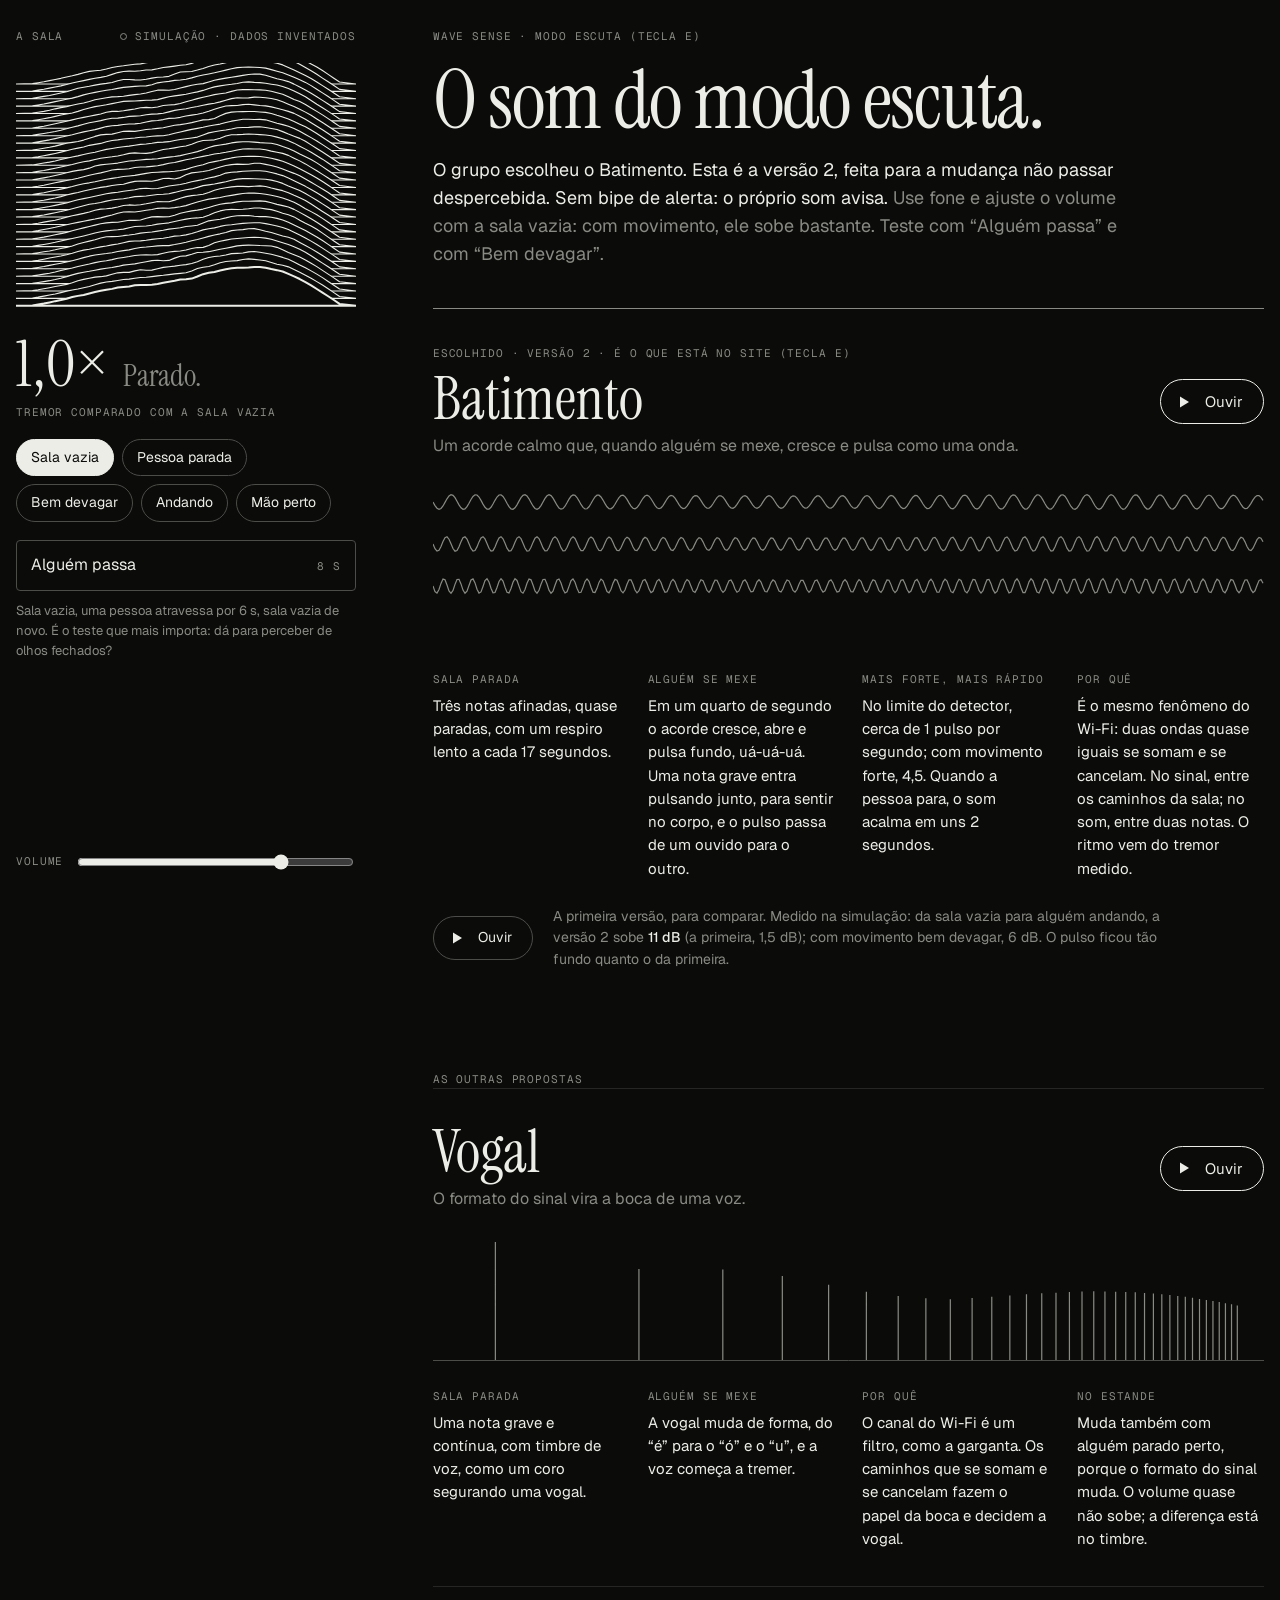
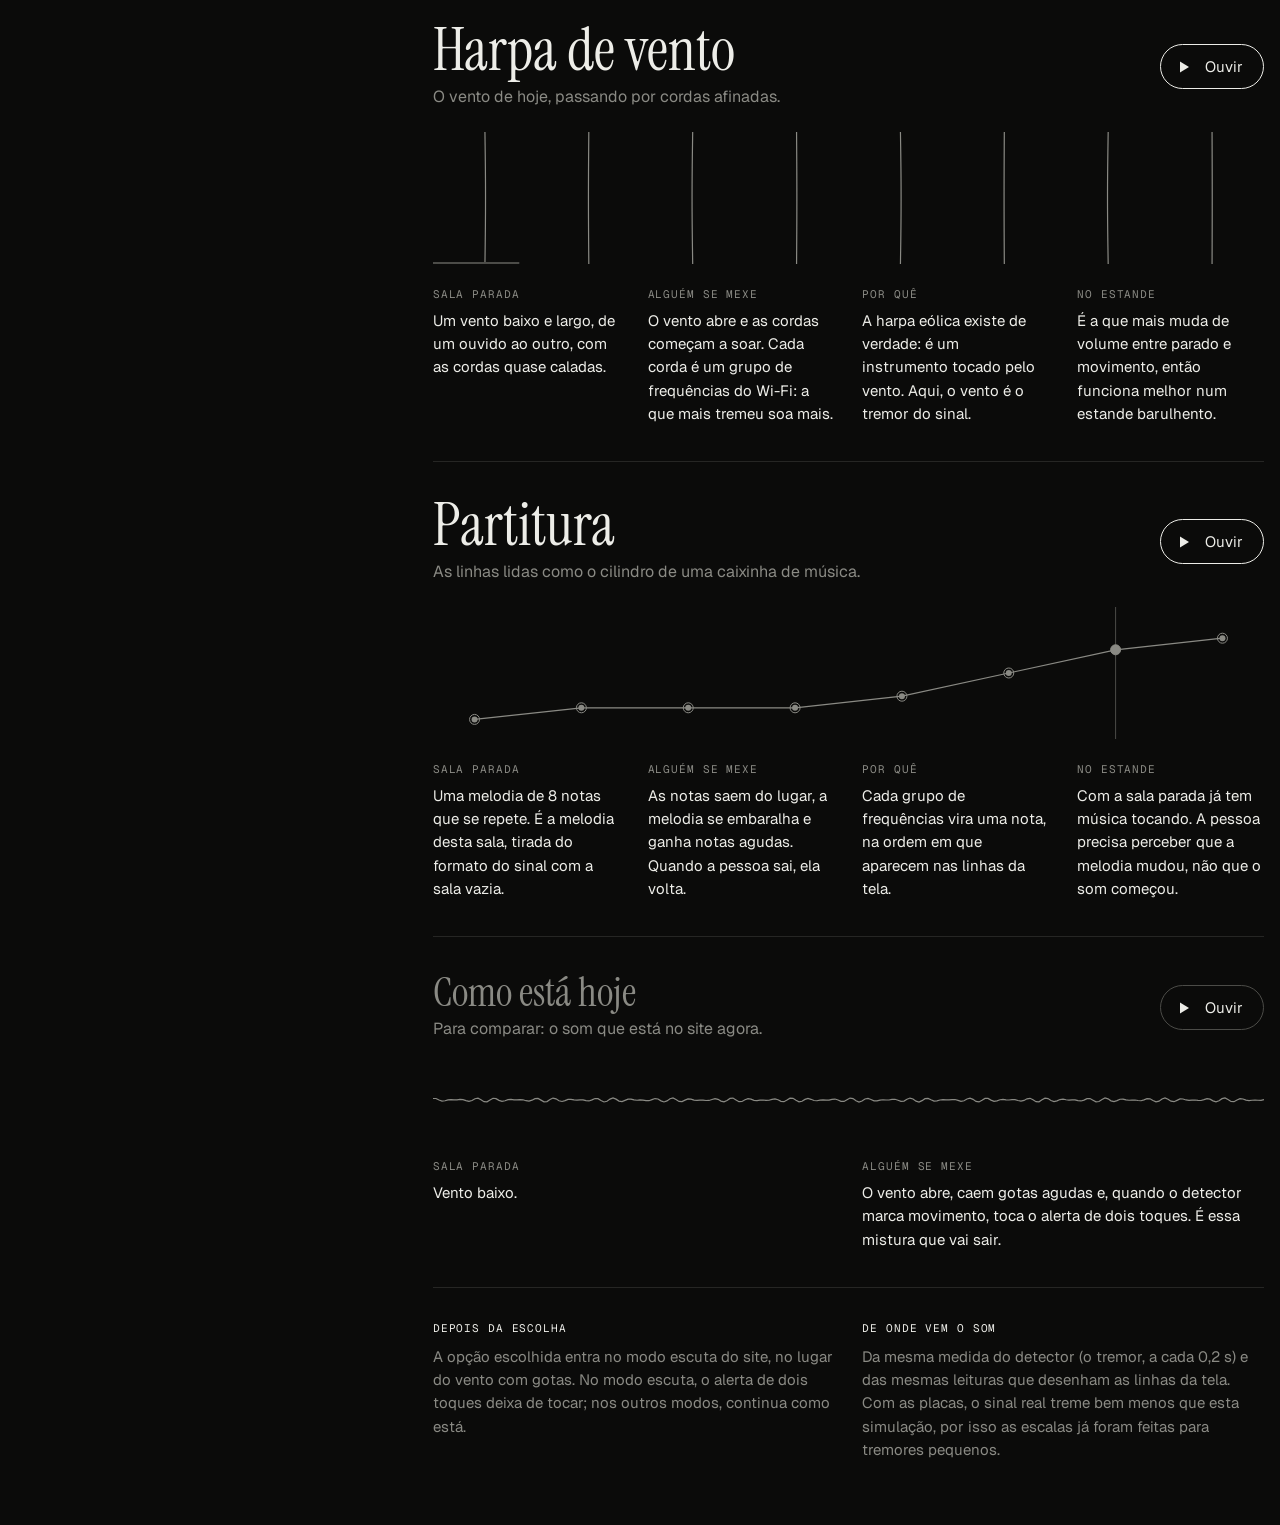
<file: ferramentas/laboratorio-escuta/index.html>
<!doctype html>
<html lang="pt-BR">
<head>
<meta charset="utf-8">
<meta name="viewport" content="width=device-width, initial-scale=1, viewport-fit=cover">
<style>body{margin:0}[hidden]{display:none!important}</style>
<title>Laboratório de Escuta</title>
<meta name="claude:viewport-fit-sides" content="cover">
<link rel="preconnect" href="https://fonts.googleapis.com">
<link rel="preconnect" href="https://fonts.gstatic.com" crossorigin>
<link rel="stylesheet" href="https://fonts.googleapis.com/css2?family=Geist:wght@400;500&family=Geist+Mono&family=Instrument+Serif&display=swap">
<style>
/* Layout: a sala presa à esquerda (o que acontece perto das placas); as opções de som em lista à direita.
   No celular, uma coluna, com a sala presa no topo. Preto e branco, como a tela do estande. */
:root {
  --fundo: #0B0B0A;
  --tinta: #EDEDE8;
  --apagado: #8A8A84;
  --fraco: #4C4C48;
  --fio: #262624;
  --serif: 'Instrument Serif', 'Times New Roman', Georgia, serif;
  --sans: 'Geist', system-ui, -apple-system, 'Segoe UI', Roboto, sans-serif;
  --mono: 'Geist Mono', ui-monospace, 'SFMono-Regular', Menlo, Consolas, monospace;
  color-scheme: dark;
}
html { background: var(--fundo); }
body {
  background: var(--fundo); color: var(--tinta);
  font-family: var(--sans); font-size: 16px; line-height: 1.55;
  padding-left: max(16px, env(safe-area-inset-left, 0px));
  padding-right: max(16px, env(safe-area-inset-right, 0px));
  -webkit-font-smoothing: antialiased;
}
button, input { font: inherit; color: inherit; }
:focus-visible { outline: 1px solid var(--tinta); outline-offset: 3px; }
.mono { font-family: var(--mono); font-size: 11px; letter-spacing: 0.08em; text-transform: uppercase; }

.pagina { display: grid; grid-template-columns: minmax(280px, 340px) minmax(0, 1fr); gap: clamp(32px, 6vw, 96px); max-width: 1320px; margin: 0 auto; }

/* ---- a sala ---- */
.sala { position: sticky; top: 0; align-self: start; height: 100vh; height: 100dvh; box-sizing: border-box; padding-block: 28px; display: flex; flex-direction: column; gap: 18px; }
.sala-topo { display: flex; justify-content: space-between; gap: 12px; color: var(--apagado); }
.aviso { display: inline-flex; align-items: center; gap: 8px; color: var(--apagado); }
.aviso::before { content: ""; width: 7px; height: 7px; border-radius: 50%; border: 1px solid currentColor; box-sizing: border-box; }
#linhas { width: 100%; aspect-ratio: 4 / 3; display: block; }
.leitura { display: flex; align-items: baseline; gap: 14px; }
.razao { font-family: var(--serif); font-size: 64px; line-height: 0.9; font-variant-numeric: tabular-nums; min-width: 3.2ch; }
.palavra { font-family: var(--serif); font-size: 30px; line-height: 1; color: var(--apagado); }
.palavra.mexe { color: var(--tinta); }
.legenda { color: var(--apagado); margin: -8px 0 0; }
.cenas { display: flex; flex-wrap: wrap; gap: 8px; }
.cena { background: transparent; border: 1px solid var(--fraco); border-radius: 999px; padding: 7px 14px; font-size: 14px; cursor: pointer; white-space: nowrap; }
.cena:hover { border-color: var(--apagado); }
.cena[aria-pressed="true"] { background: var(--tinta); border-color: var(--tinta); color: var(--fundo); }
.passa { position: relative; overflow: hidden; display: flex; justify-content: space-between; align-items: baseline; gap: 12px; width: 100%; background: transparent; border: 1px solid var(--fraco); border-radius: 4px; padding: 12px 14px; cursor: pointer; text-align: left; }
.passa:hover { border-color: var(--apagado); }
.passa .mono { color: var(--apagado); }
.passa i { position: absolute; left: 0; bottom: 0; height: 2px; width: 100%; background: var(--tinta); transform-origin: left; transform: scaleX(0); }
.passa-nota { color: var(--apagado); font-size: 13px; margin: -8px 0 0; }
.volume { display: flex; align-items: center; gap: 12px; color: var(--apagado); margin-top: auto; }
.volume input { flex: 1; accent-color: var(--tinta); min-width: 0; }

/* ---- as opções ---- */
main { padding-block: 28px 64px; min-width: 0; }
header { display: flex; flex-direction: column; gap: 18px; padding-bottom: 40px; }
header .mono { color: var(--apagado); margin: 0; }
h1 { font-family: var(--serif); font-weight: 400; font-size: clamp(44px, 6.4vw, 92px); line-height: 0.92; letter-spacing: -0.015em; margin: 0; text-wrap: balance; }
.intro { font-size: 18px; max-width: 58ch; margin: 0; color: var(--tinta); }
.intro span { color: var(--apagado); }

.opcao { border-top: 1px solid var(--fio); padding-block: 36px; display: grid; grid-template-columns: minmax(0, 1fr); gap: 22px; }
.cab { display: flex; align-items: center; justify-content: space-between; gap: 16px; }
.cab div { display: flex; flex-direction: column; gap: 6px; min-width: 0; }
h2 { font-family: var(--serif); font-weight: 400; font-size: clamp(40px, 4.6vw, 60px); line-height: 0.95; margin: 0; }
.resumo { color: var(--apagado); margin: 0; }
.tocar { flex: none; display: inline-flex; align-items: center; gap: 12px; background: transparent; border: 1px solid var(--tinta); border-radius: 999px; padding: 10px 20px 10px 14px; cursor: pointer; font-size: 15px; }
.tocar svg { width: 18px; height: 18px; }
.tocar .parar { display: none; }
.tocar[aria-pressed="true"] { background: var(--tinta); color: var(--fundo); }
.tocar[aria-pressed="true"] .ouvir { display: none; }
.tocar[aria-pressed="true"] .parar { display: inline; }
.vis { width: 100%; height: 132px; display: block; }
dl { display: grid; grid-template-columns: repeat(4, minmax(0, 1fr)); gap: 20px 28px; margin: 0; }
dl div { display: flex; flex-direction: column; gap: 6px; min-width: 0; }
dt { color: var(--apagado); }
dd { margin: 0; font-size: 15px; line-height: 1.55; }

.escolhida { border-top-color: var(--apagado); }
.selo { color: var(--apagado); margin: 0 0 4px; }
.vis-alta { height: 168px; }
.comparar { display: flex; align-items: center; gap: 20px; padding-top: 4px; }
.comparar p { margin: 0; font-size: 14px; color: var(--apagado); max-width: 70ch; }
.comparar b { color: var(--tinta); font-weight: 500; }
.tocar.fraco { border-color: var(--fraco); font-size: 14px; }
.outras { color: var(--apagado); margin: 24px 0 0; padding-top: 40px; }
.opcao.hoje h2 { font-size: clamp(30px, 3.2vw, 40px); color: var(--apagado); }
.opcao.hoje .vis { height: 72px; }
.opcao.hoje dl { grid-template-columns: repeat(2, minmax(0, 1fr)); }
.opcao.hoje .tocar { border-color: var(--fraco); }

footer { border-top: 1px solid var(--fio); padding-top: 32px; display: grid; grid-template-columns: repeat(2, minmax(0, 1fr)); gap: 28px; }
footer div { display: flex; flex-direction: column; gap: 8px; }
footer p { margin: 0; font-size: 15px; color: var(--apagado); max-width: 52ch; }
footer .mono { color: var(--tinta); }

@media (max-width: 1100px) {
  dl { grid-template-columns: repeat(2, minmax(0, 1fr)); }
}
@media (max-width: 860px) {
  .pagina { grid-template-columns: minmax(0, 1fr); gap: 0; }
  .sala { position: sticky; top: env(safe-area-inset-top, 0px); height: auto; z-index: 2; background: var(--fundo); padding-block: 12px; gap: 10px; border-bottom: 1px solid var(--fio); margin-inline: calc(-1 * max(16px, env(safe-area-inset-left, 0px))) calc(-1 * max(16px, env(safe-area-inset-right, 0px))); padding-inline: max(16px, env(safe-area-inset-left, 0px)) max(16px, env(safe-area-inset-right, 0px)); }
  #linhas, .legenda, .passa-nota, .volume { display: none; }
  .razao { font-size: 40px; }
  .palavra { font-size: 22px; }
  .cenas { flex-wrap: nowrap; overflow-x: auto; scrollbar-width: none; margin-right: calc(-1 * max(16px, env(safe-area-inset-right, 0px))); padding-right: 16px; }
  .passa { padding: 9px 12px; }
  main { padding-top: 24px; }
  footer { grid-template-columns: minmax(0, 1fr); }
}
@media (max-width: 560px) {
  dl { grid-template-columns: minmax(0, 1fr); gap: 14px; }
  .comparar { flex-direction: column; align-items: flex-start; }
  .cab { align-items: flex-start; flex-direction: column; }
  .opcao.hoje dl { grid-template-columns: minmax(0, 1fr); }
}
</style>

<div class="pagina">
  <aside class="sala" aria-label="A sala simulada">
    <div class="sala-topo mono"><span>A sala</span><span class="aviso">Simulação · dados inventados</span></div>
    <canvas id="linhas" aria-hidden="true"></canvas>
    <div class="leitura" aria-live="polite"><span class="razao" id="razao">1,0×</span><span class="palavra" id="palavra">Parado.</span></div>
    <p class="legenda mono">Tremor comparado com a sala vazia</p>
    <div class="cenas" role="group" aria-label="O que acontece perto das placas">
      <button class="cena" id="cena-vazio" data-cena="vazio" aria-pressed="true">Sala vazia</button>
      <button class="cena" id="cena-parado" data-cena="parado" aria-pressed="false">Pessoa parada</button>
      <button class="cena" id="cena-devagar" data-cena="devagar" aria-pressed="false">Bem devagar</button>
      <button class="cena" id="cena-andando" data-cena="andando" aria-pressed="false">Andando</button>
      <button class="cena" id="cena-mao" data-cena="mao" aria-pressed="false">Mão perto</button>
    </div>
    <button class="passa" id="passa"><span>Alguém passa</span><span class="mono">8 s</span><i id="passa-barra"></i></button>
    <p class="passa-nota">Sala vazia, uma pessoa atravessa por 6 s, sala vazia de novo. É o teste que mais importa: dá para perceber de olhos fechados?</p>
    <label class="volume mono" for="volume">Volume <input type="range" id="volume" min="0" max="1" step="0.01" value="0.75"></label>
  </aside>

  <main>
    <header>
      <p class="mono">Wave Sense · modo escuta (tecla E)</p>
      <h1>O som do modo escuta.</h1>
      <p class="intro">O grupo escolheu o Batimento. Esta é a versão 2, feita para a mudança não passar despercebida. Sem bipe de alerta: o próprio som avisa. <span>Use fone e ajuste o volume com a sala vazia: com movimento, ele sobe bastante. Teste com “Alguém passa” e com “Bem devagar”.</span></p>
    </header>

    <section class="opcao escolhida" data-op="batimento" aria-labelledby="t-batimento">
      <div class="cab">
        <div><p class="mono selo">Escolhido · versão 2 · é o que está no site (tecla E)</p><h2 id="t-batimento">Batimento</h2><p class="resumo">Um acorde calmo que, quando alguém se mexe, cresce e pulsa como uma onda.</p></div>
        <button class="tocar" id="tocar-batimento" data-op="batimento" aria-pressed="false"><svg viewBox="0 0 18 18" aria-hidden="true"><path class="ouvir" d="M5 3.5v11l9-5.5z" fill="currentColor"/><rect class="parar" x="4.5" y="4.5" width="9" height="9" fill="currentColor"/></svg><span class="rot">Ouvir</span></button>
      </div>
      <canvas class="vis vis-alta" id="vis-batimento" aria-hidden="true"></canvas>
      <dl>
        <div><dt class="mono">Sala parada</dt><dd>Três notas afinadas, quase paradas, com um respiro lento a cada 17 segundos.</dd></div>
        <div><dt class="mono">Alguém se mexe</dt><dd>Em um quarto de segundo o acorde cresce, abre e pulsa fundo, uá-uá-uá. Uma nota grave entra pulsando junto, para sentir no corpo, e o pulso passa de um ouvido para o outro.</dd></div>
        <div><dt class="mono">Mais forte, mais rápido</dt><dd>No limite do detector, cerca de 1 pulso por segundo; com movimento forte, 4,5. Quando a pessoa para, o som acalma em uns 2 segundos.</dd></div>
        <div><dt class="mono">Por quê</dt><dd>É o mesmo fenômeno do Wi-Fi: duas ondas quase iguais se somam e se cancelam. No sinal, entre os caminhos da sala; no som, entre duas notas. O ritmo vem do tremor medido.</dd></div>
      </dl>
      <div class="comparar">
        <button class="tocar fraco" id="tocar-batimento1" data-op="batimento1" aria-pressed="false"><svg viewBox="0 0 18 18" aria-hidden="true"><path class="ouvir" d="M5 3.5v11l9-5.5z" fill="currentColor"/><rect class="parar" x="4.5" y="4.5" width="9" height="9" fill="currentColor"/></svg><span class="rot">Ouvir</span></button>
        <p>A primeira versão, para comparar. Medido na simulação: da sala vazia para alguém andando, a versão 2 sobe <b>11 dB</b> (a primeira, 1,5 dB); com movimento bem devagar, 6 dB. O pulso ficou tão fundo quanto o da primeira.</p>
      </div>
    </section>

    <p class="mono outras">As outras propostas</p>

    <section class="opcao" data-op="vogal" aria-labelledby="t-vogal">
      <div class="cab">
        <div><h2 id="t-vogal">Vogal</h2><p class="resumo">O formato do sinal vira a boca de uma voz.</p></div>
        <button class="tocar" id="tocar-vogal" data-op="vogal" aria-pressed="false"><svg viewBox="0 0 18 18" aria-hidden="true"><path class="ouvir" d="M5 3.5v11l9-5.5z" fill="currentColor"/><rect class="parar" x="4.5" y="4.5" width="9" height="9" fill="currentColor"/></svg><span class="rot">Ouvir</span></button>
      </div>
      <canvas class="vis" id="vis-vogal" aria-hidden="true"></canvas>
      <dl>
        <div><dt class="mono">Sala parada</dt><dd>Uma nota grave e contínua, com timbre de voz, como um coro segurando uma vogal.</dd></div>
        <div><dt class="mono">Alguém se mexe</dt><dd>A vogal muda de forma, do “é” para o “ó” e o “u”, e a voz começa a tremer.</dd></div>
        <div><dt class="mono">Por quê</dt><dd>O canal do Wi-Fi é um filtro, como a garganta. Os caminhos que se somam e se cancelam fazem o papel da boca e decidem a vogal.</dd></div>
        <div><dt class="mono">No estande</dt><dd>Muda também com alguém parado perto, porque o formato do sinal muda. O volume quase não sobe; a diferença está no timbre.</dd></div>
      </dl>
    </section>

    <section class="opcao" data-op="harpa" aria-labelledby="t-harpa">
      <div class="cab">
        <div><h2 id="t-harpa">Harpa de vento</h2><p class="resumo">O vento de hoje, passando por cordas afinadas.</p></div>
        <button class="tocar" id="tocar-harpa" data-op="harpa" aria-pressed="false"><svg viewBox="0 0 18 18" aria-hidden="true"><path class="ouvir" d="M5 3.5v11l9-5.5z" fill="currentColor"/><rect class="parar" x="4.5" y="4.5" width="9" height="9" fill="currentColor"/></svg><span class="rot">Ouvir</span></button>
      </div>
      <canvas class="vis" id="vis-harpa" aria-hidden="true"></canvas>
      <dl>
        <div><dt class="mono">Sala parada</dt><dd>Um vento baixo e largo, de um ouvido ao outro, com as cordas quase caladas.</dd></div>
        <div><dt class="mono">Alguém se mexe</dt><dd>O vento abre e as cordas começam a soar. Cada corda é um grupo de frequências do Wi-Fi: a que mais tremeu soa mais.</dd></div>
        <div><dt class="mono">Por quê</dt><dd>A harpa eólica existe de verdade: é um instrumento tocado pelo vento. Aqui, o vento é o tremor do sinal.</dd></div>
        <div><dt class="mono">No estande</dt><dd>É a que mais muda de volume entre parado e movimento, então funciona melhor num estande barulhento.</dd></div>
      </dl>
    </section>

    <section class="opcao" data-op="partitura" aria-labelledby="t-partitura">
      <div class="cab">
        <div><h2 id="t-partitura">Partitura</h2><p class="resumo">As linhas lidas como o cilindro de uma caixinha de música.</p></div>
        <button class="tocar" id="tocar-partitura" data-op="partitura" aria-pressed="false"><svg viewBox="0 0 18 18" aria-hidden="true"><path class="ouvir" d="M5 3.5v11l9-5.5z" fill="currentColor"/><rect class="parar" x="4.5" y="4.5" width="9" height="9" fill="currentColor"/></svg><span class="rot">Ouvir</span></button>
      </div>
      <canvas class="vis" id="vis-partitura" aria-hidden="true"></canvas>
      <dl>
        <div><dt class="mono">Sala parada</dt><dd>Uma melodia de 8 notas que se repete. É a melodia desta sala, tirada do formato do sinal com a sala vazia.</dd></div>
        <div><dt class="mono">Alguém se mexe</dt><dd>As notas saem do lugar, a melodia se embaralha e ganha notas agudas. Quando a pessoa sai, ela volta.</dd></div>
        <div><dt class="mono">Por quê</dt><dd>Cada grupo de frequências vira uma nota, na ordem em que aparecem nas linhas da tela.</dd></div>
        <div><dt class="mono">No estande</dt><dd>Com a sala parada já tem música tocando. A pessoa precisa perceber que a melodia mudou, não que o som começou.</dd></div>
      </dl>
    </section>

    <section class="opcao hoje" data-op="hoje" aria-labelledby="t-hoje">
      <div class="cab">
        <div><h2 id="t-hoje">Como está hoje</h2><p class="resumo">Para comparar: o som que está no site agora.</p></div>
        <button class="tocar" id="tocar-hoje" data-op="hoje" aria-pressed="false"><svg viewBox="0 0 18 18" aria-hidden="true"><path class="ouvir" d="M5 3.5v11l9-5.5z" fill="currentColor"/><rect class="parar" x="4.5" y="4.5" width="9" height="9" fill="currentColor"/></svg><span class="rot">Ouvir</span></button>
      </div>
      <canvas class="vis" id="vis-hoje" aria-hidden="true"></canvas>
      <dl>
        <div><dt class="mono">Sala parada</dt><dd>Vento baixo.</dd></div>
        <div><dt class="mono">Alguém se mexe</dt><dd>O vento abre, caem gotas agudas e, quando o detector marca movimento, toca o alerta de dois toques. É essa mistura que vai sair.</dd></div>
      </dl>
    </section>

    <footer>
      <div><span class="mono">Depois da escolha</span><p>A opção escolhida entra no modo escuta do site, no lugar do vento com gotas. No modo escuta, o alerta de dois toques deixa de tocar; nos outros modos, continua como está.</p></div>
      <div><span class="mono">De onde vem o som</span><p>Da mesma medida do detector (o tremor, a cada 0,2 s) e das mesmas leituras que desenham as linhas da tela. Com as placas, o sinal real treme bem menos que esta simulação, por isso as escalas já foram feitas para tremores pequenos.</p></div>
    </footer>
  </main>
</div>

<script src="escuta-sim.js"></script>
<script src="../../demo/escuta.js"></script>
<script src="escuta-sons.js"></script>
<script>
(() => {
  'use strict';
  const $ = (id) => document.getElementById(id);
  const OP = WaveSons.OPCOES;
  const IDS = ['batimento', 'batimento1', 'vogal', 'harpa', 'partitura', 'hoje'];   // as que tocam
  const DESENHOS = ['batimento', 'vogal', 'harpa', 'partitura', 'hoje'];             // as que têm desenho
  const reduzido = matchMedia('(prefers-reduced-motion: reduce)').matches;
  const cor = { fundo: '#0B0B0A', tinta: '#EDEDE8', apagado: '#8A8A84', fraco: '#4C4C48' };

  /* ---- a sala ---- */
  const sala = WaveSala.criar((Date.now() % 100000) + 1), S = sala.estado;
  const estados = {};
  let ctx = null, M = null, ativo = null, volume = 0.75;
  const calcularTodos = () => { for (const id of IDS) estados[id] = OP[id].calcular(S); };
  calcularTodos();
  sala.ouvir((tipo) => {
    calcularTodos();
    if (ativo && ctx) ativo.audio.aplicar(estados[ativo.id], ctx.currentTime + 0.03, S, tipo === 'passo');
  });

  function definirCena(c) {
    sala.definirCena(c);
    for (const b of document.querySelectorAll('.cena')) b.setAttribute('aria-pressed', String(b.dataset.cena === c));
  }
  for (const b of document.querySelectorAll('.cena')) b.addEventListener('click', () => { roteiro = null; definirCena(b.dataset.cena); });

  // "Alguém passa": 1 s de sala vazia, 6 s andando, 1 s de sala vazia
  let roteiro = null;
  $('passa').addEventListener('click', () => { roteiro = { inicio: S.t }; definirCena('vazio'); });
  function passoRoteiro() {
    const barra = $('passa-barra');
    if (!roteiro) { barra.style.transform = 'scaleX(0)'; return; }
    const d = S.t - roteiro.inicio;
    barra.style.transform = `scaleX(${Math.min(1, d / 8)})`;
    if (d >= 1 && d < 7 && S.cena !== 'andando') definirCena('andando');
    else if (d >= 7 && S.cena !== 'vazio') definirCena('vazio');
    if (d >= 8) roteiro = null;
  }

  $('volume').addEventListener('input', (e) => {
    volume = Number(e.target.value);
    if (M) M.volume.gain.setTargetAtTime(volume, ctx.currentTime, 0.05);
  });

  /* ---- tocar ---- */
  function garantirAudio() {
    if (!ctx) {
      ctx = new (window.AudioContext || window.webkitAudioContext)();
      M = WaveSons.mesa(ctx);
      M.volume.gain.value = volume;
    }
    if (ctx.state === 'suspended') ctx.resume();
  }
  function botoes() {
    for (const id of IDS) {
      const b = $('tocar-' + id), on = !!ativo && ativo.id === id;
      b.setAttribute('aria-pressed', String(on));
      b.querySelector('.rot').textContent = on ? 'Parar' : 'Ouvir';
    }
  }
  function tocar(id) {
    garantirAudio();
    const t = ctx.currentTime, era = ativo && ativo.id;
    if (ativo) { ativo.audio.parar(t); ativo = null; }
    if (era !== id) {
      ativo = { id, audio: OP[id].audio(ctx, M) };
      ativo.audio.aplicar(estados[id], t + 0.03, S, true);
    }
    botoes();
  }
  for (const id of IDS) $('tocar-' + id).addEventListener('click', () => tocar(id));

  /* ---- desenho ---- */
  const telas = {};
  function preparar(cv) {
    const dpr = Math.min(2, window.devicePixelRatio || 1);
    const r = cv.getBoundingClientRect();
    const w = Math.max(1, Math.round(r.width * dpr)), h = Math.max(1, Math.round(r.height * dpr));
    if (cv.width !== w || cv.height !== h) { cv.width = w; cv.height = h; }
    return { c: cv.getContext('2d'), W: w, H: h, dpr };
  }

  // as linhas empilhadas, como na tela do estande
  function desenharLinhas() {
    const { c, W, H, dpr } = preparar($('linhas'));
    c.fillStyle = cor.fundo; c.fillRect(0, 0, W, H);
    const ls = S.leituras, LIN = 30;
    const frac = Math.max(0, Math.min(1, (S.t - (S.proxLeitura - 0.1)) / 0.1));
    const topo = H * 0.1, base = H * 0.97, passo = (base - topo) / LIN, altura = passo * 7;
    c.lineWidth = 1.1 * dpr; c.lineJoin = 'round'; c.strokeStyle = cor.tinta; c.fillStyle = cor.fundo;
    for (let i = Math.max(0, ls.length - LIN - 1); i < ls.length; i++) {
      const y0 = base - (ls.length - 1 - i + frac) * passo;
      if (y0 < topo - passo) continue;
      const { a, d } = ls[i], u = S.uteis;
      let soma = 0; for (const k of u) soma += a[k];
      const media = soma / u.length;
      c.beginPath(); c.moveTo(0, y0);
      for (let j = 0; j < u.length; j++) {
        const k0 = u[Math.max(0, j - 1)], k = u[j], k1 = u[Math.min(u.length - 1, j + 1)];
        const forma = (a[k0] + 2 * a[k] + a[k1]) / 4, tremor = (d[k0] + 2 * d[k] + d[k1]) / 4;
        const relevo = Math.max(0, forma / media - 0.3 + (3 * tremor) / media);
        const borda = Math.sin((Math.PI * (j + 0.5)) / u.length);
        c.lineTo(W * 0.04 + (W * 0.92 * (j + 0.5)) / u.length, y0 - relevo * altura * borda);
      }
      c.lineTo(W, y0); c.closePath(); c.fill();
      c.lineWidth = (i === ls.length - 1 ? 2 : 1.1) * dpr; c.stroke();
    }
  }

  const vis = {
    vogal(c, W, H, e, agora, on, dpr) {
      const op = OP.vogal, n = e.w.length;
      if (!n) return;
      const x = (k) => W * 0.02 + W * 0.96 * (Math.log(((k + 1) * op.f0) / 70) / Math.log(3300 / 70));
      const base = H - 6 * dpr, mx = Math.max(...e.w);
      const tremor = (e.nivel || 0) * 2.2 * dpr;
      c.strokeStyle = on ? cor.tinta : cor.apagado;
      c.lineWidth = 1.2 * dpr;
      c.beginPath();
      for (let k = 0; k < n; k++) {
        const db = 20 * Math.log10(e.w[k] / mx + 1e-9);         // em decibéis, para a forma da "boca" aparecer
        const h = Math.max(0, 1 + db / 42) * (H - 14 * dpr);
        const xx = x(k) + Math.sin(agora * 29 + k * 1.7) * tremor;
        c.moveTo(xx, base); c.lineTo(xx, base - h);
      }
      c.stroke();
      c.strokeStyle = cor.fraco; c.lineWidth = 1 * dpr;
      c.beginPath(); c.moveTo(0, base + 0.5); c.lineTo(W, base + 0.5); c.stroke();
    },
    harpa(c, W, H, e, agora, on, dpr) {
      const n = e.cordas.length, esp = W / n;
      c.strokeStyle = on ? cor.tinta : cor.apagado; c.lineWidth = 1.2 * dpr;
      for (let i = 0; i < n; i++) {
        const x0 = esp * (i + 0.5);
        const A = (0.02 + 0.98 * Math.pow(e.cordas[i], 0.8)) * esp * 0.34;
        const fase = agora * (5.2 + i * 0.9) * Math.PI * 2;
        c.beginPath();
        for (let s = 0; s <= 40; s++) {
          const y = (H * s) / 40;
          const xx = x0 + A * Math.sin((Math.PI * s) / 40) * Math.sin(fase);
          s ? c.lineTo(xx, y) : c.moveTo(xx, y);
        }
        c.stroke();
      }
      // o vento: um traço fino embaixo que cresce com o tremor
      c.fillStyle = cor.fraco;
      c.fillRect(0, H - 2 * dpr, W * (0.08 + 0.92 * e.nivel), 2 * dpr);
    },
    batimento(c, W, H, e, agora, on, dpr) {
      // três linhas (as notas) e, embaixo, a nota grave. A altura acompanha o volume; o vale, a força do pulso.
      c.strokeStyle = on ? cor.tinta : cor.apagado; c.lineWidth = 1.2 * dpr;
      const fase = (this.fase || 0);
      const vol = e.ganho / 1.65;
      for (let i = 0; i < 4; i++) {
        const grave = i === 3;
        if (grave && e.corpo < 0.01) continue;
        const y0 = (H * (i + 0.5)) / 4, lam = grave ? W / 9 : W / (34 + 12 * i);
        const A = (H / 9) * (grave ? e.corpo : vol);
        c.lineWidth = (grave ? 2 : 1.2) * dpr;
        c.beginPath();
        for (let x = 0; x <= W; x += 2 * dpr) {
          const env = 1 - e.fundo * (0.5 - 0.5 * Math.cos(2 * Math.PI * (fase - (x / W) * 1.4)));
          const y = y0 + A * env * Math.sin((2 * Math.PI * x) / lam);
          x ? c.lineTo(x, y) : c.moveTo(x, y);
        }
        c.stroke();
      }
    },
    partitura(c, W, H, e, agora, on, dpr) {
      if (!e.graus.length) return;
      const n = WaveSons.PASSOS, notas = WaveSons.ESCALA.length;
      const x = (i) => W * (0.05 + (0.9 * i) / (n - 1));
      const y = (g) => H - 8 * dpr - ((H - 16 * dpr) * g) / (notas - 1);
      let atual = Math.floor(agora / WaveSons.PASSO_NOTA) % n;
      if (on && ativo && ativo.audio.tocadas && ctx) {
        const ts = ativo.audio.tocadas.filter((p) => p.t <= ctx.currentTime);
        if (ts.length) atual = ts[ts.length - 1].i;
      }
      c.strokeStyle = cor.fraco; c.lineWidth = 1 * dpr;
      c.beginPath(); c.moveTo(x(atual), 0); c.lineTo(x(atual), H); c.stroke();
      // a melodia da sala vazia: círculos vazados
      c.strokeStyle = cor.apagado;
      for (let i = 0; i < n; i++) { c.beginPath(); c.arc(x(i), y(e.base[i]), 5 * dpr, 0, Math.PI * 2); c.stroke(); }
      // a de agora: pontos cheios, ligados
      const tinta = on ? cor.tinta : cor.apagado;
      c.strokeStyle = tinta; c.fillStyle = tinta; c.lineWidth = 1.2 * dpr;
      c.beginPath();
      for (let i = 0; i < n; i++) i ? c.lineTo(x(i), y(e.graus[i])) : c.moveTo(x(i), y(e.graus[i]));
      c.stroke();
      for (let i = 0; i < n; i++) {
        c.beginPath(); c.arc(x(i), y(e.graus[i]), (i === atual ? 5 : 3) * dpr, 0, Math.PI * 2); c.fill();
      }
    },
    hoje(c, W, H, e, agora, on, dpr) {
      c.strokeStyle = on ? cor.tinta : cor.apagado; c.lineWidth = 1.2 * dpr;
      const y0 = H / 2;
      c.beginPath();
      for (let x = 0; x <= W; x += 3 * dpr) {
        const r = Math.sin(x * 0.37 + agora * 23) * Math.sin(x * 0.051 - agora * 7);
        const y = y0 + r * (1.5 + 22 * e.nivel) * dpr;
        x ? c.lineTo(x, y) : c.moveTo(x, y);
      }
      c.stroke();
      if (e.detectado) {
        c.fillStyle = on ? cor.tinta : cor.apagado;
        for (const k of [0, 1]) { c.beginPath(); c.arc(W - (40 - 16 * k) * dpr, 10 * dpr, 4 * dpr, 0, Math.PI * 2); c.fill(); }
      }
    },
  };

  function desenharOpcoes(agora) {
    for (const id of DESENHOS) {
      const { c, W, H, dpr } = preparar($('vis-' + id));
      c.fillStyle = cor.fundo; c.fillRect(0, 0, W, H);
      vis[id].call(vis, c, W, H, estados[id], agora, !!ativo && ativo.id === id, dpr);
    }
  }

  const fmt = (x) => (Number.isFinite(x) ? x.toFixed(1).replace('.', ',') : '–');
  function textos() {
    $('razao').textContent = fmt(sala.razao()) + '×';
    const p = $('palavra'), mexe = S.detectado;
    p.textContent = mexe ? 'Movimento.' : 'Parado.';
    p.classList.toggle('mexe', mexe);
  }

  let ultimo = performance.now(), ultimoDesenho = 0;
  function quadro(agoraMs) {
    requestAnimationFrame(quadro);
    const dt = Math.min(0.1, (agoraMs - ultimo) / 1000);
    ultimo = agoraMs;
    sala.avancar(dt);
    passoRoteiro();
    if (reduzido && agoraMs - ultimoDesenho < 200) return;
    ultimoDesenho = agoraMs;
    const agora = agoraMs / 1000;
    const eb = estados.batimento;
    if (eb && eb.pulso) vis.fase = ((vis.fase || 0) + eb.pulso * dt) % 1;
    desenharLinhas();
    desenharOpcoes(agora);
    textos();
  }
  sala.avancar(5);   // começa com a tela já cheia de linhas
  calcularTodos();
  requestAnimationFrame(quadro);
})();
</script>
</html>
</file>
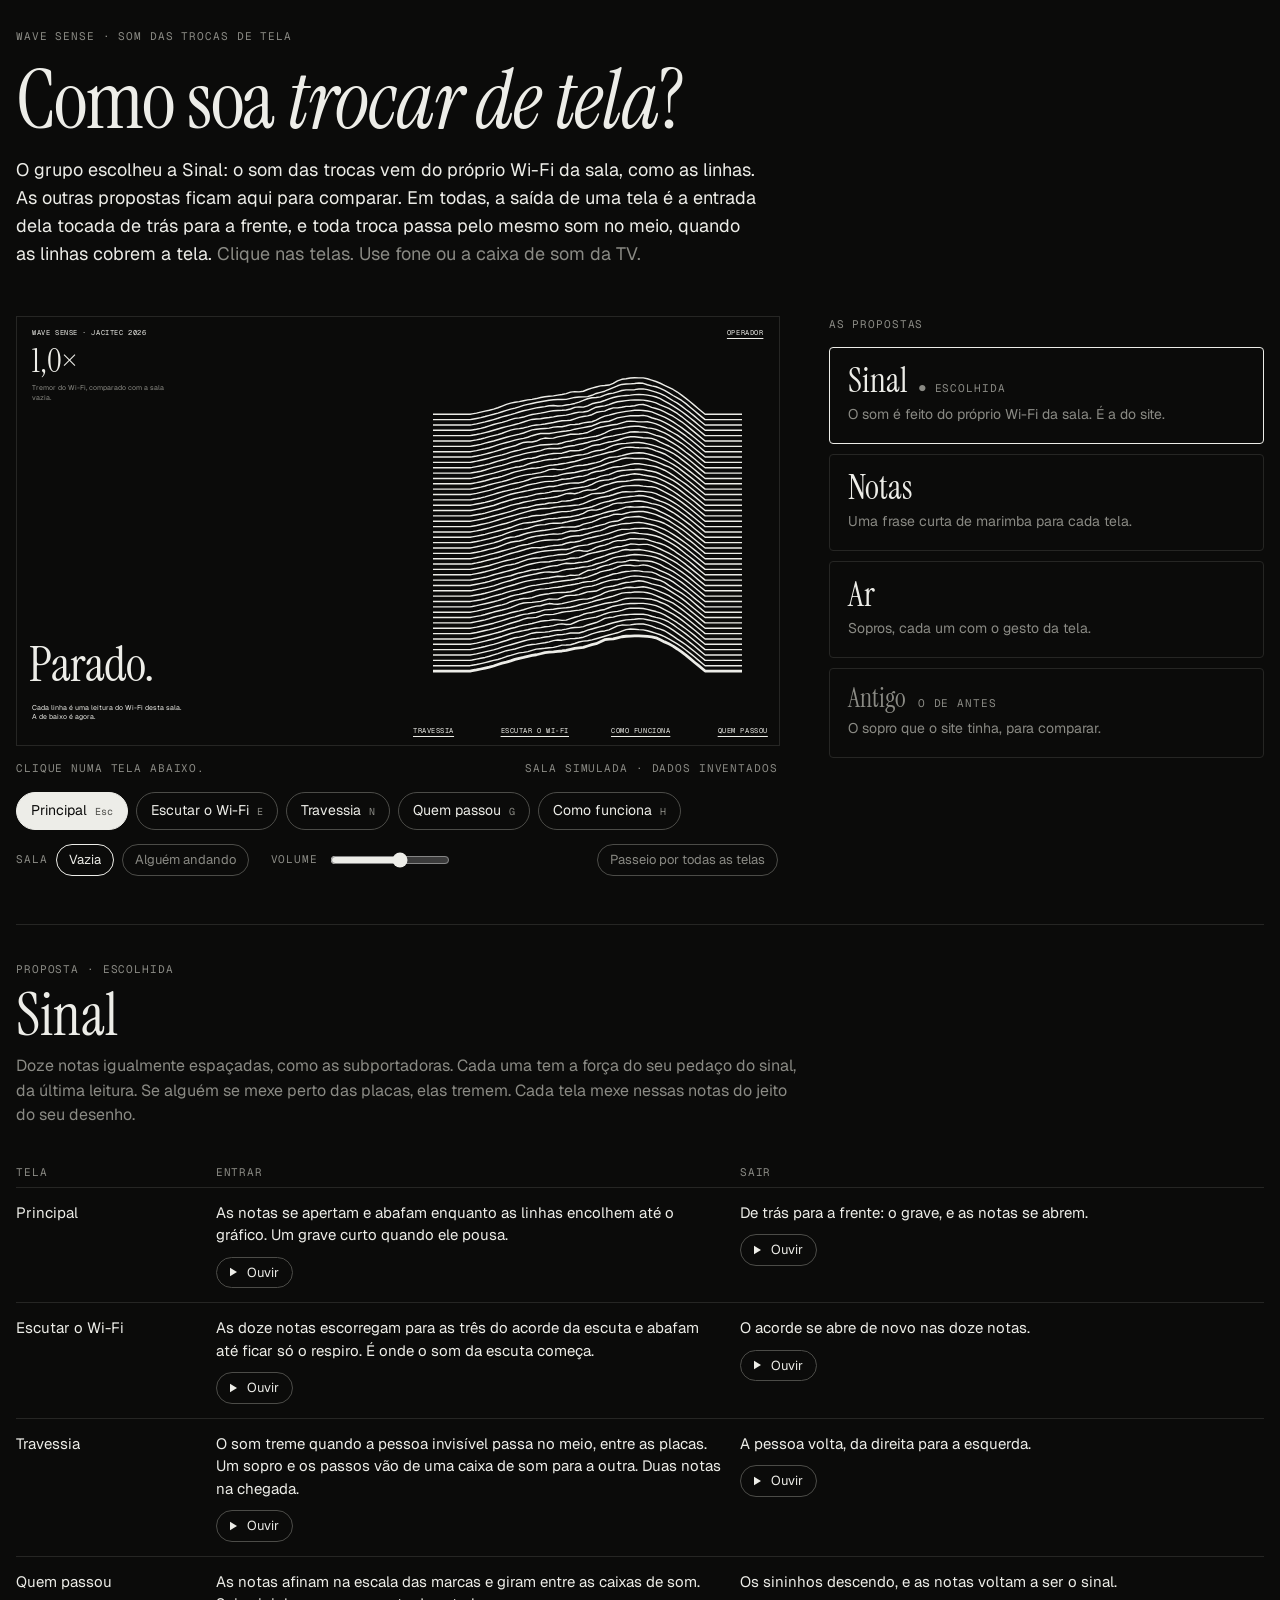
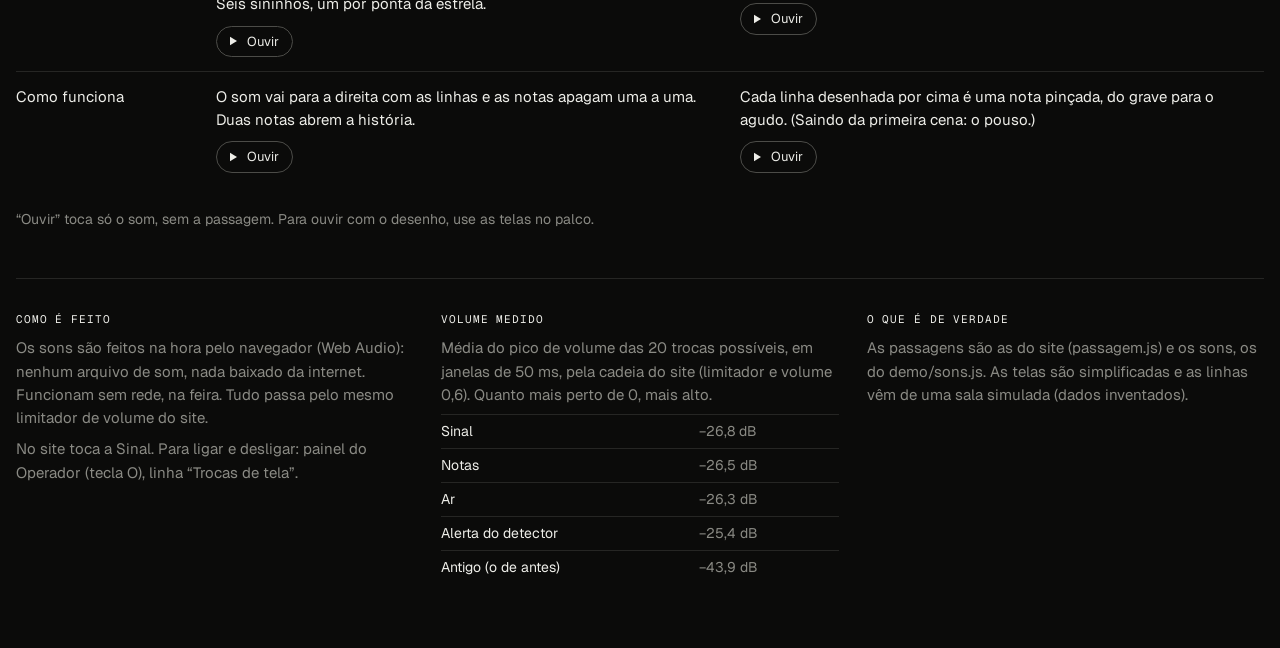
<file: ferramentas/laboratorio-passagens/index.html>
<!doctype html>
<html lang="pt-BR">
<head>
<meta charset="utf-8">
<meta name="viewport" content="width=device-width, initial-scale=1, viewport-fit=cover">
<style>body{margin:0}[hidden]{display:none!important}</style>
<title>Laboratório de Passagens</title>
<meta name="claude:viewport-fit-sides" content="cover">
<link rel="preconnect" href="https://fonts.googleapis.com">
<link rel="preconnect" href="https://fonts.gstatic.com" crossorigin>
<link rel="stylesheet" href="https://fonts.googleapis.com/css2?family=Geist:wght@400;500&family=Geist+Mono&family=Instrument+Serif:ital@0;1&display=swap">
<style>
/* Laboratório: o palco (as telas do site, simplificadas, com as passagens de verdade) e as propostas de som.
   Preto e branco, como a tela do estande. Uma cor só: o laranja apagado do "agora tocando". */
:root {
  --fundo: #0B0B0A;
  --tinta: #EDEDE8;
  --apagado: #8A8A84;
  --fraco: #4C4C48;
  --fio: #262624;
  --serif: 'Instrument Serif', 'Times New Roman', Georgia, serif;
  --sans: 'Geist', system-ui, -apple-system, 'Segoe UI', Roboto, sans-serif;
  --mono: 'Geist Mono', ui-monospace, 'SFMono-Regular', Menlo, Consolas, monospace;
  color-scheme: dark;
}
html { background: var(--fundo); }
body {
  background: var(--fundo); color: var(--tinta);
  font-family: var(--sans); font-size: 16px; line-height: 1.55;
  padding-left: max(16px, env(safe-area-inset-left, 0px));
  padding-right: max(16px, env(safe-area-inset-right, 0px));
  -webkit-font-smoothing: antialiased;
}
button { font: inherit; color: inherit; }
:focus-visible { outline: 1px solid var(--tinta); outline-offset: 3px; }
.mono { font-family: var(--mono); font-size: 11px; letter-spacing: 0.08em; text-transform: uppercase; }
.pagina { max-width: 1320px; margin: 0 auto; padding-block: 28px 64px; display: flex; flex-direction: column; gap: 48px; }

header { display: flex; flex-direction: column; gap: 18px; }
header .mono { color: var(--apagado); margin: 0; }
h1 { font-family: var(--serif); font-weight: 400; font-size: clamp(44px, 6.4vw, 92px); line-height: 0.92; letter-spacing: -0.015em; margin: 0; text-wrap: balance; }
h1 em, h2 em { font-style: italic; }
.intro { font-size: 18px; max-width: 62ch; margin: 0; }
.intro span { color: var(--apagado); }

/* ---- bancada: o palco e as propostas ---- */
.bancada { display: grid; grid-template-columns: minmax(0, 1.75fr) minmax(260px, 1fr); gap: clamp(24px, 4vw, 56px); align-items: start; }
.lado-palco { display: flex; flex-direction: column; gap: 14px; min-width: 0; }

.palco { position: relative; aspect-ratio: 16 / 9; width: 100%; max-width: 100%; overflow: hidden; background: var(--fundo); border: 1px solid var(--fio); container-type: inline-size; user-select: none; }
.tela { position: absolute; inset: 0; }
.passagem { position: absolute; inset: 0; width: 100%; height: 100%; visibility: hidden; pointer-events: none; z-index: 5; }
.passagem.ativa { visibility: visible; }
/* tipografia das telas: tudo em cqw (proporcional ao palco), com um mínimo para ler */
.p-mono { position: absolute; font-family: var(--mono); font-size: max(7px, 0.72cqw); letter-spacing: 0.08em; text-transform: uppercase; color: var(--tinta); margin: 0; }
.p-mono.ap { color: var(--apagado); }
.p-serif { position: absolute; font-family: var(--serif); font-weight: 400; line-height: 0.9; margin: 0; letter-spacing: -0.01em; }
.p-texto { position: absolute; font-size: max(8px, 1.05cqw); line-height: 1.4; margin: 0; }
.p-link { position: absolute; font-family: var(--mono); font-size: max(7px, 0.72cqw); letter-spacing: 0.08em; text-transform: uppercase; background: none; border: 0; padding: 0; color: var(--tinta); text-decoration: underline; text-underline-offset: 3px; cursor: pointer; }
canvas.p-cv { position: absolute; display: block; }
.ponto { position: absolute; left: 92.5%; top: 50%; width: 2.2cqw; height: 2.2cqw; margin: -1.1cqw 0 0 -1.1cqw; border-radius: 50%; background: var(--tinta); opacity: 0.25; }
.campo { position: absolute; left: 2%; top: 74%; width: 11%; height: 6%; border: 1px solid var(--tinta); font-family: var(--serif); font-style: italic; font-size: 1.8cqw; color: var(--apagado); display: flex; align-items: center; padding-left: 0.4%; box-sizing: border-box; }
.marcas { position: absolute; left: 50%; top: 9%; width: 46%; height: 80%; display: grid; grid-template-columns: repeat(3, 1fr); grid-template-rows: repeat(2, 1fr); gap: 2%; }
.marca { display: flex; flex-direction: column; align-items: center; gap: 4%; min-height: 0; }
.marca canvas { width: 100%; flex: 1; min-height: 0; display: block; }
.marca span { font-family: var(--mono); font-size: max(6px, 0.6cqw); letter-spacing: 0.06em; text-transform: uppercase; color: var(--apagado); }
.passos-mural { position: absolute; left: 2%; top: 9%; width: 38%; display: flex; flex-direction: column; gap: 0.6cqw; margin: 0; padding: 0; list-style: none; font-size: max(7px, 0.82cqw); color: var(--apagado); line-height: 1.35; }
.barra { position: absolute; left: 2%; right: 2%; bottom: 3.5%; height: 1px; background: var(--fio); }
.barra i { position: absolute; left: 0; top: 0; height: 1px; background: var(--tinta); }
.cena2 { transition: opacity 0.6s; }

.legenda-palco { display: flex; justify-content: space-between; gap: 12px; color: var(--apagado); min-height: 1.6em; }
.legenda-palco b { color: var(--tinta); font-weight: 400; }
.abas { display: flex; flex-wrap: wrap; gap: 8px; }
.aba { background: transparent; border: 1px solid var(--fraco); border-radius: 999px; padding: 7px 14px; font-size: 14px; cursor: pointer; white-space: nowrap; display: inline-flex; gap: 8px; align-items: baseline; }
.aba:hover { border-color: var(--apagado); }
.aba kbd { font-family: var(--mono); font-size: 10px; color: var(--apagado); }
.aba[aria-pressed="true"] { background: var(--tinta); border-color: var(--tinta); color: var(--fundo); }
.aba[aria-pressed="true"] kbd { color: var(--fraco); }
.controles { display: flex; flex-wrap: wrap; align-items: center; gap: 10px 22px; color: var(--apagado); }
.controles .grupo { display: flex; align-items: center; gap: 8px; }
.pilula { background: transparent; border: 1px solid var(--fraco); border-radius: 999px; padding: 5px 12px; font-size: 13px; cursor: pointer; color: var(--apagado); }
.pilula[aria-pressed="true"] { border-color: var(--tinta); color: var(--tinta); }
.volume { display: flex; align-items: center; gap: 10px; }
.volume input { width: 120px; accent-color: var(--tinta); }
.passeio { margin-left: auto; }

/* ---- as propostas ---- */
.propostas { display: flex; flex-direction: column; gap: 10px; min-width: 0; }
.propostas > .mono { color: var(--apagado); margin: 0 0 4px; }
.familia { text-align: left; background: transparent; border: 1px solid var(--fio); border-radius: 4px; padding: 16px 18px 18px; cursor: pointer; display: flex; flex-direction: column; gap: 6px; }
.familia:hover { border-color: var(--fraco); }
.familia[aria-checked="true"] { border-color: var(--tinta); }
.familia .topo { display: flex; justify-content: space-between; align-items: baseline; gap: 12px; }
.familia h2 { font-family: var(--serif); font-weight: 400; font-size: 34px; line-height: 1; margin: 0; }
.familia .selo { color: var(--apagado); }
.familia[aria-checked="true"] .selo::before { content: "● "; }
.familia p { margin: 0; color: var(--apagado); font-size: 14px; line-height: 1.5; }
.familia.hoje h2 { font-size: 26px; color: var(--apagado); }

/* ---- detalhes da proposta escolhida ---- */
.detalhes { border-top: 1px solid var(--fio); padding-top: 36px; display: flex; flex-direction: column; gap: 22px; }
.detalhes .cab { display: flex; flex-direction: column; gap: 10px; }
.detalhes h2 { font-family: var(--serif); font-weight: 400; font-size: clamp(40px, 4.6vw, 60px); line-height: 0.95; margin: 0; }
.detalhes .resumo { color: var(--apagado); margin: 0; max-width: 72ch; }
.rolo { overflow-x: auto; }
table { width: 100%; border-collapse: collapse; min-width: 640px; }
th, td { text-align: left; vertical-align: top; padding: 14px 16px 14px 0; border-top: 1px solid var(--fio); font-size: 15px; line-height: 1.5; }
th { font-weight: 400; width: 16%; }
thead th { font-family: var(--mono); font-size: 11px; letter-spacing: 0.08em; text-transform: uppercase; color: var(--apagado); border-top: 0; padding-bottom: 6px; }
td { width: 42%; }
td p { margin: 0 0 10px; }
td p.nada { color: var(--fraco); }
.ouvir { display: inline-flex; align-items: center; gap: 8px; background: transparent; border: 1px solid var(--fraco); border-radius: 999px; padding: 5px 13px 5px 10px; font-size: 13px; cursor: pointer; }
.ouvir:hover { border-color: var(--tinta); }
.ouvir svg { width: 12px; height: 12px; }
.ouvir + .ouvir { margin-left: 6px; }
.regra { color: var(--apagado); margin: 0; font-size: 14px; max-width: 80ch; }

footer { border-top: 1px solid var(--fio); padding-top: 32px; display: grid; grid-template-columns: repeat(3, minmax(0, 1fr)); gap: 28px; }
footer div { display: flex; flex-direction: column; gap: 8px; min-width: 0; }
footer p { margin: 0; font-size: 15px; color: var(--apagado); }
footer .mono { color: var(--tinta); }
footer table { min-width: 0; }
footer td, footer th { font-size: 14px; padding: 6px 12px 6px 0; color: var(--apagado); }
footer td { width: auto; }
footer th { width: auto; color: var(--tinta); }

/* palco pequeno: os links do rodapé da tela principal não cabem (as abas embaixo fazem o mesmo) */
@container (max-width: 560px) { .p-link.rodape, .miuda { display: none; } }
@media (max-width: 640px) {
  table, thead, tbody, tr, th, td { display: block; min-width: 0; width: auto; }
  table { min-width: 0; }
  thead { display: none; }
  tr { border-top: 1px solid var(--fio); padding-block: 14px; display: flex; flex-direction: column; gap: 12px; }
  th, td { border-top: 0; padding: 0; }
  th { font-family: var(--serif); font-size: 26px; line-height: 1; }
  td::before { content: attr(data-rotulo); display: block; font-family: var(--mono); font-size: 11px; letter-spacing: 0.08em; text-transform: uppercase; color: var(--apagado); margin-bottom: 4px; }
  footer table tr { flex-direction: row; justify-content: space-between; padding-block: 6px; }
  footer td::before { content: none; }
  footer th { font-family: var(--sans); font-size: 14px; }
}
@media (max-width: 980px) {
  .bancada { grid-template-columns: minmax(0, 1fr); }
  .propostas { display: grid; grid-template-columns: repeat(2, minmax(0, 1fr)); }
  .propostas > .mono { grid-column: 1 / -1; }
  footer { grid-template-columns: minmax(0, 1fr); }
}
@media (max-width: 560px) {
  .propostas { grid-template-columns: minmax(0, 1fr); }
  .passeio { margin-left: 0; }
  .familia h2 { font-size: 28px; }
}
</style>

<div class="pagina">
  <header>
    <p class="mono">Wave Sense · som das trocas de tela</p>
    <h1>Como soa <em>trocar de tela</em>?</h1>
    <p class="intro">O grupo escolheu a Sinal: o som das trocas vem do próprio Wi-Fi da sala, como as linhas. As outras propostas ficam aqui para comparar. Em todas, a saída de uma tela é a entrada dela tocada de trás para a frente, e toda troca passa pelo mesmo som no meio, quando as linhas cobrem a tela. <span>Clique nas telas. Use fone ou a caixa de som da TV.</span></p>
  </header>

  <section class="bancada" aria-label="Teste">
    <div class="lado-palco">
      <div class="palco" id="palco">
        <!-- tela principal -->
        <div class="tela" id="t-tela" data-modo="tela">
          <p class="p-mono" style="left:2%;top:2.6%">Wave Sense · JACITEC 2026</p>
          <p class="p-mono" style="right:2%;top:2.6%;text-decoration:underline;text-underline-offset:3px">Operador</p>
          <p class="p-serif" id="m-num" style="left:2%;top:7%;font-size:4.2cqw">1,0×</p>
          <p class="p-texto ap miuda" style="left:2%;top:15.5%;width:20%;font-size:max(7px,0.78cqw);color:var(--apagado)">Tremor do Wi-Fi, comparado com a sala vazia.</p>
          <canvas class="p-cv" id="m-grafico" style="left:54.6%;top:12%;width:40.6%;height:74%"></canvas>
          <p class="p-serif" id="m-palavra" style="left:1.6%;top:76%;font-size:6.4cqw">Parado.</p>
          <p class="p-texto miuda" style="left:2%;top:90%;width:20%;font-size:max(7px,0.8cqw)">Cada linha é uma leitura do Wi-Fi desta sala. A de baixo é agora.</p>
          <button class="p-link rodape" data-ir="desafio" style="left:52%;top:95.4%">Travessia</button>
          <button class="p-link rodape" data-ir="escuta" style="left:63.5%;top:95.4%">Escutar o Wi-Fi</button>
          <button class="p-link rodape" data-ir="historia" style="left:78%;top:95.4%">Como funciona</button>
          <button class="p-link rodape" data-ir="galeria" style="left:92%;top:95.4%">Quem passou</button>
        </div>
        <!-- escuta -->
        <div class="tela" id="t-escuta" data-modo="escuta" hidden>
          <p class="p-mono" style="left:4%;top:4.6%">Modo escuta</p>
          <p class="p-serif" style="left:4%;top:9%;font-size:12.6cqw;line-height:0.86">Feche os<br>olhos.</p>
          <p class="p-texto" style="left:4%;top:69%;width:26%">O som que você está ouvindo é o Wi-Fi desta sala. Quando alguém se mexe perto das placas, ele muda.</p>
          <div class="ponto" id="m-ponto"></div>
          <p class="p-mono" style="left:4%;top:93.5%">Use fone de ouvido, com volume baixo.</p>
          <button class="p-link" data-ir="tela" style="right:2%;top:93.5%">Voltar (Esc)</button>
        </div>
        <!-- travessia -->
        <div class="tela" id="t-desafio" data-modo="desafio" hidden>
          <p class="p-mono" style="left:2%;top:4.6%">Travessia · passe pela faixa sem ser percebido</p>
          <p class="p-serif" style="left:1.6%;top:22%;font-size:14.5cqw">Pronto?</p>
          <p class="p-texto" style="left:2%;top:58%;width:18%;font-size:max(8px,1.3cqw)">Escreva seu apelido e fique na linha de partida.</p>
          <div class="campo">seu apelido</div>
          <p class="p-mono ap" style="left:2%;top:90%">Recordes</p>
          <p class="p-mono" style="left:2%;top:93.5%;text-transform:none;letter-spacing:0.02em">Ninguém passou ainda.</p>
          <p class="p-mono" style="right:12%;top:93.5%;text-decoration:underline;text-underline-offset:3px">Começar (Enter)</p>
          <button class="p-link" data-ir="tela" style="right:2%;top:93.5%">Voltar (Esc)</button>
        </div>
        <!-- mural -->
        <div class="tela" id="t-galeria" data-modo="galeria" hidden>
          <p class="p-mono" style="left:2%;top:4.6%">Quem passou · as últimas 12 travessias</p>
          <ol class="passos-mural" style="top:11%">
            <li>1 · O Wi-Fi é lido 10 vezes por segundo durante a travessia.</li>
            <li>2 · Cada leitura vira um contorno, de dentro para fora.</li>
            <li>3 · O número de pontas e o giro saem das leituras de cada um.</li>
          </ol>
          <div class="marcas" id="marcas"></div>
          <p class="p-mono" style="left:2%;top:93.5%">Sem câmera: só as leituras do Wi-Fi.</p>
          <button class="p-link" data-ir="tela" style="right:2%;top:93.5%">Voltar (Esc)</button>
        </div>
        <!-- como funciona -->
        <div class="tela" id="t-historia" data-modo="historia" hidden>
          <p class="p-mono ap" id="h-etiqueta" style="right:2%;top:4.6%">Simulação</p>
          <p class="p-mono ap" style="left:2%;top:4.6%">Como funciona</p>
          <canvas class="p-cv" id="h-linhas" style="left:43%;top:17%;width:52%;height:56%"></canvas>
          <div class="cena1" id="h-cena1">
            <p class="p-serif" style="left:2%;top:73%;font-size:3.9cqw;line-height:0.98">Estas linhas imitam<br>o Wi-Fi de uma sala.</p>
            <p class="p-texto" style="left:2%;top:88%;width:24%;color:var(--apagado)">Por enquanto é uma simulação. Na feira, as linhas vêm das placas.</p>
          </div>
          <div class="cena2" id="h-cena2" style="opacity:0">
            <p class="p-serif" style="left:2%;top:73%;font-size:3.9cqw;line-height:0.98">O Wi-Fi é uma <em>onda</em>.</p>
            <p class="p-texto" style="left:2%;top:84%;width:24%;color:var(--apagado)">Ela sai do roteador e se espalha pela sala, a 2,4 GHz: uns 12 cm de crista a crista.</p>
          </div>
          <div class="barra"><i id="h-barra"></i></div>
        </div>
        <canvas class="passagem" id="passagem" aria-hidden="true"></canvas>
      </div>

      <div class="legenda-palco mono" aria-live="polite"><span id="agora">Clique numa tela abaixo.</span><span id="sala-rot">Sala simulada</span></div>
      <div class="abas" role="group" aria-label="Telas do site">
        <button class="aba" data-ir="tela" aria-pressed="true">Principal <kbd>Esc</kbd></button>
        <button class="aba" data-ir="escuta" aria-pressed="false">Escutar o Wi-Fi <kbd>E</kbd></button>
        <button class="aba" data-ir="desafio" aria-pressed="false">Travessia <kbd>N</kbd></button>
        <button class="aba" data-ir="galeria" aria-pressed="false">Quem passou <kbd>G</kbd></button>
        <button class="aba" data-ir="historia" aria-pressed="false">Como funciona <kbd>H</kbd></button>
      </div>
      <div class="controles">
        <div class="grupo" role="group" aria-label="Perto das placas">
          <span class="mono">Sala</span>
          <button class="pilula" data-cena="vazio" aria-pressed="true">Vazia</button>
          <button class="pilula" data-cena="andando" aria-pressed="false">Alguém andando</button>
        </div>
        <label class="volume mono" for="volume">Volume <input type="range" id="volume" min="0" max="1" step="0.01" value="0.6"></label>
        <button class="pilula passeio" id="passeio" aria-pressed="false">Passeio por todas as telas</button>
      </div>
    </div>

    <div class="propostas" role="radiogroup" aria-label="Propostas de som" id="propostas">
      <p class="mono">As propostas</p>
    </div>
  </section>

  <section class="detalhes" aria-labelledby="d-nome">
    <div class="cab">
      <p class="mono" id="d-selo" style="color:var(--apagado);margin:0">Proposta</p>
      <h2 id="d-nome">Sinal</h2>
      <p class="resumo" id="d-resumo"></p>
    </div>
    <div class="rolo">
      <table>
        <thead><tr><th scope="col">Tela</th><th scope="col">Entrar</th><th scope="col">Sair</th></tr></thead>
        <tbody id="d-linhas"></tbody>
      </table>
    </div>
    <p class="regra">“Ouvir” toca só o som, sem a passagem. Para ouvir com o desenho, use as telas no palco.</p>
  </section>

  <footer>
    <div>
      <p class="mono">Como é feito</p>
      <p>Os sons são feitos na hora pelo navegador (Web Audio): nenhum arquivo de som, nada baixado da internet. Funcionam sem rede, na feira. Tudo passa pelo mesmo limitador de volume do site.</p>
      <p>No site toca a Sinal. Para ligar e desligar: painel do Operador (tecla O), linha “Trocas de tela”.</p>
    </div>
    <div>
      <p class="mono">Volume medido</p>
      <p>Média do pico de volume das 20 trocas possíveis, em janelas de 50 ms, pela cadeia do site (limitador e volume 0,6). Quanto mais perto de 0, mais alto.</p>
      <table><tbody id="medidas"></tbody></table>
    </div>
    <div>
      <p class="mono">O que é de verdade</p>
      <p>As passagens são as do site (passagem.js) e os sons, os do demo/sons.js. As telas são simplificadas e as linhas vêm de uma sala simulada (dados inventados).</p>
    </div>
  </footer>
</div>

<script src="../../demo/historia.js"></script>
<script src="../../demo/passagem.js"></script>
<script src="../../demo/escuta.js"></script>
<script src="../../demo/marca.js"></script>
<script src="../../demo/sons.js"></script>
<script src="../laboratorio-escuta/escuta-sim.js"></script>
<script>
'use strict';
const $ = (id) => document.getElementById(id);
const COR = { fundo: '#0B0B0A', tinta: '#EDEDE8' };
const reduzido = () => Boolean(window.matchMedia && matchMedia('(prefers-reduced-motion: reduce)').matches);
const guardado = (k, p) => { try { return localStorage.getItem(k) || p; } catch (e) { return p; } };
const guardar = (k, v) => { try { localStorage.setItem(k, v); } catch (e) { /* sem armazenamento */ } };

/* ---------- textos das propostas ---------- */
const NOMES = { tela: 'Principal', escuta: 'Escutar o Wi-Fi', desafio: 'Travessia', galeria: 'Quem passou', historia: 'Como funciona' };
const GESTOS = { pouso: 'pouso', pousoHistoria: 'pouso', historia: 'a história abre', tomar: 'as linhas por cima', fecharOlhos: 'fechar os olhos', travessia: 'a travessia', aneis: 'os anéis', fade: 'esmaecer' };
// medido com ferramentas/laboratorio-passagens/medir.py (pico de volume em janelas de 50 ms, média das 20 trocas)
const MEDIDAS = [['Sinal', '−26,8 dB'], ['Notas', '−26,5 dB'], ['Ar', '−26,3 dB'], ['Alerta do detector', '−25,4 dB'], ['Antigo (o de antes)', '−43,9 dB']];
const PROPOSTAS = {
  sinal: {
    nome: 'Sinal', selo: 'Escolhida', curto: 'O som é feito do próprio Wi-Fi da sala. É a do site.',
    resumo: 'Doze notas igualmente espaçadas, como as subportadoras. Cada uma tem a força do seu pedaço do sinal, da última leitura. Se alguém se mexe perto das placas, elas tremem. Cada tela mexe nessas notas do jeito do seu desenho.',
    telas: {
      tela: ['As notas se apertam e abafam enquanto as linhas encolhem até o gráfico. Um grave curto quando ele pousa.', 'De trás para a frente: o grave, e as notas se abrem.'],
      escuta: ['As doze notas escorregam para as três do acorde da escuta e abafam até ficar só o respiro. É onde o som da escuta começa.', 'O acorde se abre de novo nas doze notas.'],
      desafio: ['O som treme quando a pessoa invisível passa no meio, entre as placas. Um sopro e os passos vão de uma caixa de som para a outra. Duas notas na chegada.', 'A pessoa volta, da direita para a esquerda.'],
      galeria: ['As notas afinam na escala das marcas e giram entre as caixas de som. Seis sininhos, um por ponta da estrela.', 'Os sininhos descendo, e as notas voltam a ser o sinal.'],
      historia: ['O som vai para a direita com as linhas e as notas apagam uma a uma. Duas notas abrem a história.', 'Cada linha desenhada por cima é uma nota pinçada, do grave para o agudo. (Saindo da primeira cena: o pouso.)'],
    },
  },
  notas: {
    nome: 'Notas', selo: '', curto: 'Uma frase curta de marimba para cada tela.',
    resumo: 'Marimba nas notas da marca (dó, ré, mi, sol, lá). No meio da troca, o acorde da escuta, bem baixinho. A saída é a frase da entrada de trás para a frente.',
    telas: {
      tela: ['Ré, lá, ré, descendo, com um grave: a tela assenta.', 'Ré, lá, ré, subindo.'],
      escuta: ['Mi, lá, ré, cada uma mais longa e mais baixa, até o acorde da escuta.', 'Ré, lá, mi, subindo de volta.'],
      desafio: ['Cinco notas subindo no ritmo dos passos, da esquerda para a direita. Ré e lá juntos na chegada.', 'Descendo, da direita para a esquerda.'],
      galeria: ['Seis notas em espiral, uma por ponta da estrela, e um brilho no fim.', 'O brilho e a espiral ao contrário.'],
      historia: ['Ré, mi, lá, devagar, com um ré grave embaixo.', 'Oito notas subindo depressa, como as linhas sendo desenhadas.'],
    },
  },
  ar: {
    nome: 'Ar', selo: '', curto: 'Sopros, cada um com o gesto da tela.',
    resumo: 'Ruído filtrado, como vento, com o desenho de cada tela. Quase sem notas: é a mais discreta.',
    telas: {
      tela: ['O sopro abafa até um grave, e a tela pousa.', 'O grave, e o sopro abre.'],
      escuta: ['O sopro se estreita até virar um assobio em ré, que some onde o som da escuta começa.', 'O assobio se abre em sopro.'],
      desafio: ['O sopro vai com a pessoa de uma caixa de som para a outra, tremendo no meio do caminho, com passos.', 'Volta, da direita para a esquerda.'],
      galeria: ['Um redemoinho que gira entre as caixas de som, e um sininho.', 'O sininho, e o redemoinho ao contrário.'],
      historia: ['O sopro clareia e vai para a direita, com um farfalhar de página.', 'Catorze riscos de lápis, um por linha desenhada.'],
    },
  },
  antigo: {
    nome: 'Antigo', selo: 'O de antes', curto: 'O sopro que o site tinha, para comparar.', hoje: true,
    resumo: 'Um sopro baixinho, quase igual em todas as telas, e nada na escuta. Uns 17 dB abaixo das propostas: quase não se ouvia.',
    telas: {
      tela: ['Sopro descendo.', 'Sopro subindo.'],
      escuta: [null, null],
      desafio: ['Sopro da esquerda para a direita.', 'Sopro da direita para a esquerda.'],
      galeria: ['Sopro descendo.', 'Sopro subindo.'],
      historia: ['Sopro descendo.', 'Sopro subindo.'],
    },
  },
};
let familia = guardado('lab-passagens-familia', 'sinal');
if (!PROPOSTAS[familia]) familia = 'sinal';

/* ---------- a sala simulada e as marcas do mural ---------- */
const sala = WaveSala.criar(7);
function gerarMarcas() {
  const caixa = $('marcas');
  const cenas = ['andando', 'devagar', 'andando', 'mao', 'devagar', 'andando'];
  cenas.forEach((cena, i) => {
    const s = WaveSala.criar(11 + i * 13), rastro = [];
    let pico = 0;
    for (let k = 0; k < 90; k++) {
      s.definirCena(k < 30 ? 'vazio' : cena); s.avancar(0.1);
      const l = s.estado.leituras[s.estado.leituras.length - 1], x = s.razao();
      if (l) rastro.push({ a: l.a, d: l.d, x: Number.isFinite(x) ? x : 1, fase: k < 30 ? 'contagem' : 'correndo' });
      if (k >= 30 && Number.isFinite(x)) pico = Math.max(pico, x);
    }
    const r = WaveMarca.registro({ n: i + 1, nome: `P${i + 1}`, tempo: 6, ok: pico < 1.3, quando: Date.now(), fonte: 'sim', lim: 1.3, rastro });
    const div = document.createElement('div'); div.className = 'marca';
    const cv = document.createElement('canvas'), rot = document.createElement('span');
    rot.textContent = WaveMarca.numero(r.n);
    div.append(cv, rot); caixa.appendChild(div);
    div._marca = { cv, r };
  });
}
function desenharMarcas() {
  for (const div of $('marcas').children) {
    const { cv, r } = div._marca, b = cv.getBoundingClientRect(), dpr = Math.min(devicePixelRatio || 1, 2);
    const W = Math.max(1, Math.round(b.width * dpr)), H = Math.max(1, Math.round(b.height * dpr));
    if (cv.width === W && cv.height === H) continue;
    cv.width = W; cv.height = H;
    WaveMarca.desenhar(cv.getContext('2d'), W, H, r, { ...COR, esp: dpr * 0.8 });
  }
}

/* ---------- áudio: a mesma cadeia do site ---------- */
let ctx = null, lim = null, leve = null, mestre = null, sons = null, escuta = null;
function audio() {
  if (!ctx) {
    ctx = new (window.AudioContext || window.webkitAudioContext)();
    lim = ctx.createDynamicsCompressor();
    lim.threshold.value = -28; lim.knee.value = 20; lim.ratio.value = 8; lim.attack.value = 0.01; lim.release.value = 0.3;
    mestre = ctx.createGain(); mestre.gain.value = Number($('volume').value);
    lim.connect(mestre).connect(ctx.destination);
    leve = ctx.createDynamicsCompressor();   // o limitador próprio da escuta, como no site
    leve.threshold.value = -10; leve.knee.value = 6; leve.ratio.value = 12; leve.attack.value = 0.003; leve.release.value = 0.25;
    leve.connect(mestre);
    sons = WaveSons.criar(ctx, lim);
  }
  if (ctx.state === 'suspended') ctx.resume();
  return ctx;
}
function ligarEscuta() { if (ctx && !escuta) escuta = WaveEscuta.criar(ctx, leve); }
function desligarEscuta() { if (escuta) { escuta.parar(); escuta = null; } }
sala.ouvir((tipo, S) => { if (tipo === 'passo' && escuta && S.cal) escuta.atualizar({ v: S.v, limiar: S.cal.limiar }, WaveSala.PASSO_S); });
$('volume').addEventListener('input', (e) => { if (mestre) mestre.gain.value = Number(e.target.value); });

/* ---------- as telas e a passagem ---------- */
let modo = 'tela', cenaHist = 1, histDesde = 0;
function mostrar(m) {
  for (const el of document.querySelectorAll('.tela')) el.hidden = el.dataset.modo !== m;
  modo = m;
  if (m === 'historia') { cenaHist = 1; histDesde = performance.now() / 1000; $('h-cena1').style.opacity = 1; $('h-cena2').style.opacity = 0; $('h-etiqueta').textContent = 'Simulação'; }
  if (m === 'escuta') ligarEscuta();
  if (m === 'galeria') requestAnimationFrame(desenharMarcas);
  for (const b of document.querySelectorAll('.aba')) b.setAttribute('aria-pressed', String(b.dataset.ir === m));
}
function caixa(el) { const r = el.getBoundingClientRect(); return { x: r.left, y: r.top, w: r.width, h: r.height }; }
function medir(m) {
  const o = {};
  if (m === 'tela') o.grafico = caixa($('m-grafico'));
  if (m === 'escuta') { const p = $('m-ponto'), r = p.getBoundingClientRect(); o.ponto = { x: r.left + r.width / 2, y: r.top + r.height / 2, r: p.offsetWidth / 2 }; }
  if (m === 'historia') { const b = caixa($('h-linhas')); o.historia = b; if (cenaHist === 1) o.historiaReal = b; }
  return o;
}
function frac() { const S = sala.estado; return Math.max(0, Math.min(1, 1 - (S.proxLeitura - S.t) / WaveSala.LEITURA_S)); }
function ultimaLeitura() { const l = sala.estado.leituras; return l[l.length - 1] || null; }
function aoPassar(nome, info) {
  if (nome === 'fim') return;
  if (nome === 'saida') $('agora').innerHTML = `Saindo de <b>${NOMES[info.origem]}</b> · ${GESTOS[info.gesto] || info.gesto}`;
  else $('agora').innerHTML = `Entrando em <b>${NOMES[info.modo]}</b> · ${GESTOS[info.gesto] || info.gesto}`;
  if (sons) sons.tocar(familia, nome, info, { espectro: WaveSons.espectro(ultimaLeitura()) });
}
const passagem = WavePassagem.criar({
  canvas: $('passagem'),
  modoAtual: () => modo,
  executar: (d) => mostrar(d),
  aoSair: (m) => { if (m === 'escuta') desligarEscuta(); },
  medir,
  dados: () => ({ leituras: sala.estado.leituras, frac: frac() }),
  paleta: () => COR,
  eventos: aoPassar,
  reduzido,
});
function ir(m) { audio(); passagem.passar(m); }
for (const b of document.querySelectorAll('[data-ir]')) b.addEventListener('click', () => { pararPasseio(); ir(b.dataset.ir); });
addEventListener('keydown', (e) => {
  if (e.metaKey || e.ctrlKey || e.altKey || e.target.closest('input')) return;
  const m = { Escape: 'tela', e: 'escuta', n: 'desafio', g: 'galeria', h: 'historia' }[e.key.length === 1 ? e.key.toLowerCase() : e.key];
  if (m) { e.preventDefault(); pararPasseio(); ir(modo === m && m !== 'tela' ? 'tela' : m); }
});
for (const b of document.querySelectorAll('[data-cena]')) b.addEventListener('click', () => {
  sala.definirCena(b.dataset.cena);
  for (const x of document.querySelectorAll('[data-cena]')) x.setAttribute('aria-pressed', String(x === b));
});

/* ---------- passeio: todas as trocas, uma depois da outra ---------- */
let passeando = false;
const PASSEIO = ['escuta', 'tela', 'desafio', 'galeria', 'historia', 'tela'];
const pausa = (ms) => new Promise((r) => setTimeout(r, ms));
async function livre() { while (passagem.ocupada()) await pausa(50); }
async function passear() {
  passeando = true; $('passeio').setAttribute('aria-pressed', 'true'); $('passeio').textContent = 'Parar o passeio';
  if (modo !== 'tela') { ir('tela'); await livre(); await pausa(900); }
  for (const m of PASSEIO) {
    if (!passeando) return;
    ir(m); await livre();
    await pausa(m === 'historia' ? 3400 : 1600);
  }
  pararPasseio();
}
function pararPasseio() { passeando = false; $('passeio').setAttribute('aria-pressed', 'false'); $('passeio').textContent = 'Passeio por todas as telas'; }
$('passeio').addEventListener('click', () => { audio(); if (passeando) pararPasseio(); else passear(); });

/* ---------- as propostas ---------- */
const TOCAR = '<svg viewBox="0 0 12 12" aria-hidden="true"><path d="M3 1.8v8.4l7-4.2z" fill="currentColor"/></svg>';
function montarPropostas() {
  const caixa = $('propostas');
  for (const [id, P] of Object.entries(PROPOSTAS)) {
    const b = document.createElement('button');
    b.className = 'familia' + (P.hoje ? ' hoje' : ''); b.setAttribute('role', 'radio'); b.dataset.familia = id;
    b.innerHTML = `<span class="topo"><h2>${P.nome}</h2><span class="mono selo">${P.selo}</span></span><p>${P.curto}</p>`;
    b.addEventListener('click', () => escolher(id));
    caixa.appendChild(b);
  }
  $('medidas').innerHTML = MEDIDAS.map(([n, v]) => `<tr><th scope="row">${n}</th><td>${v}</td></tr>`).join('');
}
function escolher(id) {
  familia = id; guardar('lab-passagens-familia', id);
  for (const b of document.querySelectorAll('.familia')) b.setAttribute('aria-checked', String(b.dataset.familia === id));
  const P = PROPOSTAS[id];
  $('d-nome').textContent = P.nome; $('d-resumo').textContent = P.resumo;
  $('d-selo').textContent = P.selo ? `Proposta · ${P.selo}` : 'Proposta';
  const linhas = $('d-linhas'); linhas.replaceChildren();
  for (const t of ['tela', 'escuta', 'desafio', 'galeria', 'historia']) {
    const [ent, sai] = P.telas[t], tr = document.createElement('tr');
    const celula = (texto, evento) => {
      const rot = evento === 'entrada' ? 'Entrar' : 'Sair';
      if (!texto) return `<td data-rotulo="${rot}"><p class="nada">Sem som.</p></td>`;
      return `<td data-rotulo="${rot}"><p>${texto}</p><button class="ouvir" data-tela="${t}" data-evento="${evento}" aria-label="Ouvir: ${rot.toLowerCase()} (${NOMES[t]})">${TOCAR}Ouvir</button></td>`;
    };
    tr.innerHTML = `<th scope="row">${NOMES[t]}</th>${celula(ent, 'entrada')}${celula(sai, 'saida')}`;
    linhas.appendChild(tr);
  }
  for (const b of linhas.querySelectorAll('.ouvir')) b.addEventListener('click', () => ouvirSo(b.dataset.tela, b.dataset.evento));
}
// toca só o som de entrar ou sair de uma tela, com o tempo da passagem de verdade
function ouvirSo(tela, evento) {
  audio();
  const T = WavePassagem.TEMPOS;
  const gesto = evento === 'entrada' ? WavePassagem.ENTRADA[tela] : WavePassagem.gestoDeSaida(tela, {});
  const dur = T[gesto][evento === 'entrada' ? 1 : 0];
  sons.tocar(familia, evento, { gesto, dur }, { espectro: WaveSons.espectro(ultimaLeitura()) });
  $('agora').innerHTML = `${evento === 'entrada' ? 'Só o som de entrar em' : 'Só o som de sair de'} <b>${NOMES[tela]}</b>`;
}

/* ---------- desenho ---------- */
function ajustar(cv) {
  const b = cv.getBoundingClientRect(), dpr = Math.min(devicePixelRatio || 1, 2);
  const W = Math.max(1, Math.round(b.width * dpr)), H = Math.max(1, Math.round(b.height * dpr));
  if (cv.width !== W || cv.height !== H) { cv.width = W; cv.height = H; }
  const c = cv.getContext('2d'); c.setTransform(dpr, 0, 0, dpr, 0, 0); c.clearRect(0, 0, b.width, b.height);
  return { c, w: b.width, h: b.height };
}
// as linhas do Wi-Fi numa caixa, com o mesmo desenho do site (WavePassagem.desenharPose)
function linhas(cv, t, comFolga) {
  const { c, w, h } = ajustar(cv), V = { x: 0, y: 0, w, h };
  const P = WavePassagem.neutro({ V });
  P.L = comFolga ? WavePassagem.caixaLinhas(V) : V; P.fora = P.dentro = 0;
  WavePassagem.desenharPose(c, P, sala.estado.leituras, frac(), COR, t, V);
}
// a cena 2 da história: anéis saindo do roteador (ilustração)
function aneisDaOnda(cv, t) {
  const { c, w, h } = ajustar(cv), x0 = w * 0.12, y0 = h * 0.62;
  c.strokeStyle = COR.tinta; c.lineWidth = 1;
  for (let i = 0; i < 7; i++) {
    const r = ((t * 0.18 + i / 7) % 1) * w * 0.95;
    c.globalAlpha = Math.max(0, 1 - r / (w * 0.95)) * 0.9;
    c.beginPath(); c.arc(x0, y0, r, -Math.PI / 2.2, Math.PI / 2.2); c.stroke();
  }
  c.globalAlpha = 1; c.fillStyle = COR.tinta; c.fillRect(x0 - 3, y0 - 9, 6, 18);
}
let ultimo = 0, pontoNivel = 0;
function quadro(ms) {
  const agora = ms / 1000, dt = ultimo ? Math.min(0.1, agora - ultimo) : 0;
  ultimo = agora;
  sala.avancar(dt);
  const S = sala.estado, razao = sala.razao();
  if (modo === 'tela' || passagem.ocupada()) {
    linhas($('m-grafico'), agora, true);
    $('m-num').textContent = `${(Number.isFinite(razao) ? razao : 1).toFixed(1).replace('.', ',')}×`;
    $('m-palavra').textContent = S.detectado ? 'Movimento.' : 'Parado.';
  }
  if (modo === 'escuta') {
    const n = escuta ? escuta.nivel() : 0;
    pontoNivel += (n > pontoNivel ? 0.6 : 0.25) * (n - pontoNivel);
    const x = Math.max(0, Math.min(1, (pontoNivel - 0.02) / 0.22));
    $('m-ponto').style.transform = reduzido() ? '' : `scale(${(1 + 6 * x).toFixed(3)})`;
    $('m-ponto').style.opacity = (0.25 + 0.55 * x).toFixed(3);
  }
  if (modo === 'historia') {
    if (cenaHist === 1 && agora - histDesde > 2.6 && !passagem.ocupada()) {
      cenaHist = 2; $('h-cena1').style.opacity = 0; $('h-cena2').style.opacity = 1; $('h-etiqueta').textContent = 'Ilustração';
    }
    if (cenaHist === 1) linhas($('h-linhas'), agora, false); else aneisDaOnda($('h-linhas'), agora);
    $('h-barra').style.width = `${cenaHist === 1 ? 5 : 10}%`;
  }
  passagem.quadro(agora);
  requestAnimationFrame(quadro);
}

/* ---------- começo ---------- */
$('sala-rot').textContent = 'Sala simulada · dados inventados';
montarPropostas();
escolher(familia);
gerarMarcas();
mostrar('tela');
requestAnimationFrame(quadro);
</script>
</html>
</file>
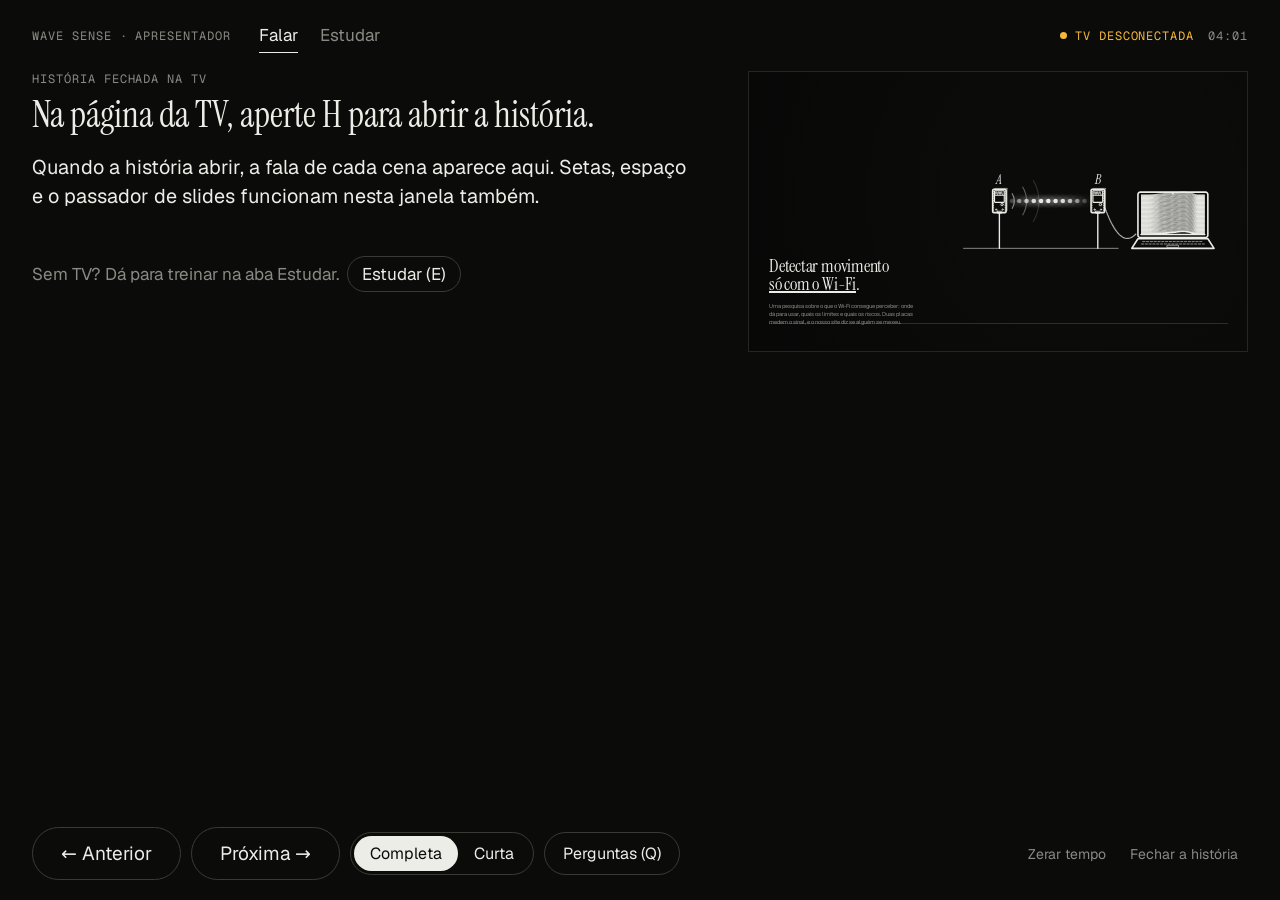
<file: demo/apresentador.html>
<!doctype html>
<html lang="pt-BR">
<head>
<meta charset="utf-8">
<meta name="viewport" content="width=device-width, initial-scale=1">
<title>Wave Sense · Apresentador</title>
<link rel="stylesheet" href="fontes.css">
<style>
/* Janela do apresentador: fica no notebook enquanto a história passa na TV.
   Duas abas: Falar (a fala da cena, a próxima, o tempo e uma miniatura do que a TV mostra) e Estudar (o que
   precisa saber para explicar cada cena; funciona sem a TV). Não liga simulação nem placa: só conversa com a TV. */
:root {
  color-scheme: dark;
  --fundo: #0B0B0A; --tinta: #EDEDE8; --apagado: #8A8A84; --suave: #C9C9C3; --aviso: #F5B83D; --linha: #252523;
  --serif: "Instrument Serif", "Times New Roman", Georgia, serif;
  --sans: "Geist", "Segoe UI", system-ui, sans-serif;
  --mono: "Geist Mono", Consolas, ui-monospace, monospace;
}
* { box-sizing: border-box; }
[hidden] { display: none !important; }
html, body { height: 100%; }
body { margin: 0; background: var(--fundo); color: var(--tinta); font-family: var(--sans); }
.ap { display: grid; grid-template-rows: auto minmax(0, 1fr) auto; height: 100%; padding: 18px 32px 20px; gap: 18px; }
.mono { font-family: var(--mono); font-size: 12px; letter-spacing: 0.08em; text-transform: uppercase; color: var(--apagado); }
button { font: inherit; color: var(--tinta); background: transparent; border: 1px solid #3A3A37; border-radius: 999px; padding: 10px 18px; cursor: pointer; }
:is(button):focus-visible { outline: 2px solid var(--aviso); outline-offset: 3px; }

/* cabeçalho: marca, as abas e o estado da TV */
header { display: flex; align-items: center; gap: 28px; flex-wrap: wrap; }
.abas { display: flex; gap: 22px; }
.abas button { border: 0; border-radius: 0; padding: 6px 0; font-size: 17px; color: var(--apagado); border-bottom: 1px solid transparent; }
.abas button[aria-selected="true"] { color: var(--tinta); border-bottom-color: var(--tinta); }
.estado { margin-left: auto; display: flex; align-items: center; gap: 14px; }
#status::before { content: ""; display: inline-block; width: 7px; height: 7px; border-radius: 50%; margin-right: 8px; vertical-align: 1px; background: currentColor; }
#status.ok { color: var(--tinta); }
#status.off { color: var(--aviso); }

/* aba Falar */
.falar { display: grid; grid-template-columns: minmax(0, 1.35fr) minmax(0, 1fr); gap: 40px; min-height: 0; }
.atual { min-width: 0; overflow: auto; padding-right: 6px; }
.titulo { font-family: var(--serif); font-weight: 400; font-size: clamp(28px, 2.8vw, 44px); line-height: 1.05; margin: 10px 0 18px; text-wrap: balance; }
.notas { font-size: clamp(19px, 1.55vw, 25px); line-height: 1.5; max-width: 54ch; margin: 0; text-wrap: pretty; }
.acoes { list-style: none; margin: 22px 0 0; padding: 0; display: flex; flex-direction: column; gap: 8px; max-width: 60ch; }
.acoes li { font-size: clamp(15px, 1.1vw, 18px); line-height: 1.45; color: var(--suave); }
.acoes .tag { font-family: var(--mono); font-size: 11px; letter-spacing: 0.08em; color: var(--apagado); margin-right: 8px; }
.ponte { font-family: var(--serif); font-style: italic; font-size: clamp(20px, 1.6vw, 25px); color: var(--apagado); margin: 22px 0 0; max-width: 54ch; }
.semtv { font-size: 17px; color: var(--apagado); margin-top: 18px; }
.semtv button { margin-left: 8px; padding: 6px 14px; }
.lado { display: flex; flex-direction: column; gap: 16px; min-width: 0; min-height: 0; }
.mini { border: 1px solid var(--linha); }
.proxima-t { font-family: var(--serif); font-size: 23px; line-height: 1.15; margin-top: 4px; }
.tempo { font-family: var(--mono); font-size: 15px; color: var(--suave); font-variant-numeric: tabular-nums; }
.tempo .passou { color: var(--aviso); }
/* perguntas (Q): no lugar da coluna da direita, com rolagem própria */
.perguntas { overflow: auto; min-height: 0; display: flex; flex-direction: column; gap: 14px; padding-right: 6px; }
.perguntas h3, .estudo h3 { font-family: var(--mono); font-weight: 400; font-size: 12px; letter-spacing: 0.08em; text-transform: uppercase; color: var(--apagado); margin: 10px 0 0; }
.qa b { display: block; font-weight: 500; font-size: 16px; margin-bottom: 2px; }
.qa span { font-size: 15px; line-height: 1.5; color: var(--suave); }

/* aba Estudar: a lista à esquerda e o que saber da cena escolhida à direita */
.estudar { display: grid; grid-template-columns: 270px minmax(0, 1fr); gap: 40px; min-height: 0; }
.lista { list-style: none; margin: 0; padding: 0 6px 0 0; overflow: auto; display: flex; flex-direction: column; gap: 1px; }
.lista button { width: 100%; text-align: left; border: 0; border-radius: 6px; padding: 7px 10px; font-size: 14.5px; line-height: 1.3; color: var(--suave); display: flex; gap: 8px; align-items: baseline; }
.lista button:hover { background: #161615; }
.lista button[aria-current="true"] { background: #1C1C1A; color: var(--tinta); }
.lista .n { font-family: var(--mono); font-size: 11px; color: var(--apagado); min-width: 1.6em; }
.lista .meta { margin-left: auto; display: flex; gap: 8px; align-items: baseline; white-space: nowrap; padding-left: 6px; }
.lista .curta { color: var(--apagado); font-size: 10px; }
.lista .natv { font-family: var(--mono); font-size: 10px; letter-spacing: 0.06em; color: var(--aviso); }
.lista .sep { height: 12px; }
.estudo { overflow: auto; min-width: 0; padding-right: 6px; max-width: 76ch; }
.estudo .titulo { margin-bottom: 6px; }
.estudo .natela { color: var(--apagado); font-size: 15px; line-height: 1.5; margin: 0 0 22px; }
.estudo .ideia { font-size: clamp(19px, 1.45vw, 23px); line-height: 1.45; margin: 6px 0 0; text-wrap: pretty; }
.estudo ul, .estudo ol { margin: 8px 0 0; padding-left: 20px; display: flex; flex-direction: column; gap: 8px; }
.estudo li { font-size: 16.5px; line-height: 1.5; color: var(--suave); }
.estudo .explique { font-family: var(--serif); font-style: italic; font-size: 21px; line-height: 1.35; margin: 6px 0 0; }
.estudo .cuidado h3 { color: var(--aviso); }
.estudo .cuidado p { font-size: 16.5px; line-height: 1.5; margin: 6px 0 0; }
.estudo section { margin-top: 20px; }
.estudo .qa { margin-top: 10px; }
.voltar { margin-bottom: 14px; padding: 6px 14px; font-size: 14px; }
.teclas { margin-top: 30px; padding-top: 14px; border-top: 1px solid var(--linha); }

/* rodapé: navegação grande, versão, perguntas e, pequenos, zerar e fechar */
footer { display: flex; gap: 10px; flex-wrap: wrap; align-items: center; }
button.grande { font-size: 19px; padding: 13px 28px; }
.versao { display: inline-flex; border: 1px solid #3A3A37; border-radius: 999px; padding: 3px; }
.versao button { border: 0; padding: 7px 16px; }
button[aria-pressed="true"] { background: var(--tinta); color: var(--fundo); border-color: var(--tinta); }
.discreto { margin-left: auto; display: flex; gap: 4px; }
.discreto button { border: 0; color: var(--apagado); font-size: 14px; padding: 8px 10px; }
.discreto button:hover { color: var(--tinta); }
@media (max-width: 900px) {
  .ap { padding: 14px 18px; height: auto; min-height: 100%; }
  .falar, .estudar { grid-template-columns: minmax(0, 1fr); }
  .lista { max-height: 30vh; }
  .discreto { margin-left: 0; }
}
</style>
</head>
<body>
<div class="ap">
  <header>
    <span class="mono">Wave Sense · apresentador</span>
    <nav class="abas" role="tablist" aria-label="Abas">
      <button role="tab" id="aba-falar" aria-controls="painel-falar" aria-selected="true">Falar</button>
      <button role="tab" id="aba-estudar" aria-controls="painel-estudar" aria-selected="false">Estudar</button>
    </nav>
    <div class="estado">
      <span class="mono" id="posicao"></span>
      <span class="mono off" id="status">Procurando a TV…</span>
      <span class="mono" id="relogio"></span>
    </div>
  </header>

  <main class="falar" id="painel-falar" role="tabpanel" aria-labelledby="aba-falar">
    <section class="atual" aria-live="polite">
      <div class="mono" id="cap">História fechada na TV</div>
      <h1 class="titulo" id="titulo">Na página da TV, aperte H para abrir a história.</h1>
      <p class="notas" id="notas">Quando a história abrir, a fala de cada cena aparece aqui. Setas, espaço e o passador de slides funcionam nesta janela também.</p>
      <ul class="acoes" id="acoes"></ul>
      <p class="ponte" id="ponte"></p>
      <p class="semtv" id="semtv" hidden>Sem TV? Dá para treinar na aba Estudar.<button id="ir-estudar">Estudar (E)</button></p>
    </section>
    <aside class="lado">
      <div class="mini" id="mini" aria-hidden="true"></div>
      <div id="prox-bloco"><div class="mono">Próxima</div><div class="proxima-t" id="proxima">–</div></div>
      <div class="tempo" id="tempo">
        <span id="t-cena">0:00</span> de <span id="t-sug">–</span> · total <span id="t-total">0:00</span> de <span id="t-meta">–</span>
      </div>
      <div class="perguntas" id="perguntas" hidden></div>
    </aside>
  </main>

  <main class="estudar" id="painel-estudar" role="tabpanel" aria-labelledby="aba-estudar" hidden>
    <ul class="lista" id="lista" aria-label="Cenas"></ul>
    <article class="estudo" id="estudo"></article>
  </main>

  <footer>
    <button class="grande" id="ant">← Anterior</button>
    <button class="grande" id="prox">Próxima →</button>
    <span class="versao" role="group" aria-label="Versão">
      <button id="v-completa" aria-pressed="true">Completa</button>
      <button id="v-curta" aria-pressed="false">Curta</button>
    </span>
    <button id="ver-perguntas" aria-pressed="false">Perguntas (Q)</button>
    <span class="discreto">
      <button id="zerar">Zerar tempo</button>
      <button id="fechar">Fechar a história</button>
    </span>
  </footer>
</div>

<script src="roteiro.js"></script>
<script src="historia.js"></script>
<script>
'use strict';
const $ = (id) => document.getElementById(id);
const R = WaveRoteiro;
let palco = null, visto = 0, inicio = null, cenaDesde = null, cenaAtual = null;
// A miniatura não recebe o sinal (fica com a ilustração), mas usa o mesmo título da TV na cena ao vivo.
const mini = WaveHistoria.criarPalco({ raiz: $('mini'), roteiro: R, miniatura: true, dadosVivos: () => (palco ? { fonte: palco.fonte } : null) });

const canal = WaveHistoria.criarCanal('apresentador', (msg) => {
  if (msg.tipo !== 'estado') return;
  visto = Date.now();
  const mudou = !palco || palco.cenaId !== msg.cenaId || palco.versao !== msg.versao || palco.aberta !== msg.aberta;
  palco = msg;
  if (mini.estado().versao !== msg.versao) mini.versao(msg.versao);
  mini.irParaId(msg.cenaId);
  if (msg.aberta && inicio === null) inicio = Date.now();
  if (cenaAtual !== msg.cenaId) { cenaAtual = msg.cenaId; cenaDesde = Date.now(); }
  if (mudou) { mostrar(); if (seguindo) escolher(msg.cenaId, true); else montarLista(); }
});
const cmd = (acao, extra = {}) => canal.enviar({ tipo: 'cmd', acao, ...extra });
const conectada = () => Date.now() - visto < 3000;

const cenaPorId = (id) => R.cenas.find((c) => c.id === id);
const fmt = (s) => `${Math.floor(s / 60)}:${String(Math.floor(s % 60)).padStart(2, '0')}`;
const segundos = (c, v) => (c.seg && (c.seg[v] || c.seg.completa)) || 0;
const semMarcas = (t) => String(t || '').replace(/\*/g, '');   // tira os * da palavra-chave
const el = (tag, cls, txt) => { const e = document.createElement(tag); if (cls) e.className = cls; if (txt !== undefined) e.textContent = txt; return e; };

/* ---------- Aba Falar ---------- */
function mostrar() {
  const c = cenaPorId(palco.cenaId), i = palco.indice, n = palco.ordem.length;
  ajustarPerguntas();
  $('cap').textContent = palco.aberta ? (c.cap ? R.capitulos[c.cap] : 'Wave Sense') : 'História fechada na TV (abre ao avançar)';
  // na cena ao vivo, o mesmo título que a TV mostra (depende de onde vem o sinal)
  $('titulo').textContent = semMarcas(({ sim: c.tituloSimulacao, replay: c.tituloGravacao }[palco.fonte]) || (!palco.fonte && c.tituloSemFonte) || c.titulo);
  falar(c);
  const prox = palco.ordem[i + 1];
  $('proxima').textContent = prox ? semMarcas(cenaPorId(prox).titulo) : 'Fim. Convide para a Travessia.';
  $('posicao').textContent = `cena ${i + 1}/${n}`;
  $('v-completa').setAttribute('aria-pressed', String(palco.versao === 'completa'));
  $('v-curta').setAttribute('aria-pressed', String(palco.versao === 'curta'));
  const meta = palco.ordem.reduce((s, id) => s + segundos(cenaPorId(id), palco.versao), 0);
  $('t-meta').textContent = fmt(meta);
}

// A colinha da cena: a fala, as ações (APONTE, PERGUNTE, PAUSA...), a ponte para a próxima e, com Q, as perguntas.
let verPerguntas = false;
function falar(c) {
  const curta = palco && palco.versao === 'curta';   // na versão curta, a fala e a ponte curtas, quando existem
  $('notas').textContent = (curta && c.falaCurta) || c.fala || c.notas || '';
  $('acoes').replaceChildren(...(c.acao || []).map((a) => {
    const li = el('li'), m = /^([A-ZÁÉÍÓÚÇÃÕÊ ()]+):\s*(.*)$/.exec(a);
    if (m) li.append(el('span', 'tag', m[1]), m[2]); else li.textContent = a;
    return li;
  }));
  const ponte = (curta && c.ponteCurta) || c.ponte;
  $('ponte').textContent = ponte ? `→ ${ponte}` : '';
  // da cena, de visitante (qualquer pessoa) e as gerais (mais de avaliador)
  $('perguntas').replaceChildren(
    ...grupoPerguntas('Desta cena', c.perguntas), ...grupoPerguntas('De visitante', R.perguntasVisitante), ...grupoPerguntas('Gerais', R.perguntasGerais));
  ajustarPerguntas();
}
function grupoPerguntas(nome, qs) {
  if (!qs || !qs.length) return [];
  return [el('h3', '', nome), ...qs.map((x) => { const d = el('div', 'qa'); d.append(el('b', '', x.p), el('span', '', x.r)); return d; })];
}
// Q troca a coluna da direita (miniatura, próxima e tempo) pelas perguntas; a fala não se mexe.
function ajustarPerguntas() {
  $('perguntas').hidden = !verPerguntas;
  $('mini').hidden = verPerguntas;
  for (const id of ['prox-bloco', 'tempo']) $(id).hidden = verPerguntas || !palco;   // sem TV ainda, não há próxima nem tempo
  $('ver-perguntas').setAttribute('aria-pressed', String(verPerguntas));
}
function alternarPerguntas() {
  if (aba === 'estudar') { trocarAba('falar'); verPerguntas = true; } else verPerguntas = !verPerguntas;
  ajustarPerguntas();
}

/* ---------- Aba Estudar ---------- */
// A lista: "Antes de tudo", as cenas (● = também na versão curta) e as perguntas de visitante e gerais.
const ITENS = [
  { id: 'kit', nome: 'Antes de tudo' },
  ...R.cenas.map((c, i) => ({ id: c.id, n: i + 1, nome: semMarcas(c.titulo), curta: Boolean(c.seg && c.seg.curta) })),
  { id: 'visitante', nome: 'Perguntas de visitante', sep: true },
  { id: 'gerais', nome: 'Perguntas gerais' },
];
let escolhido = 'kit', seguindo = true;   // seguindo: a aba acompanha a cena da TV
function montarLista() {
  const naTV = palco && conectada() ? palco.cenaId : null;
  $('lista').replaceChildren(...ITENS.flatMap((it) => {
    const li = el('li'), b = el('button');
    b.dataset.id = it.id;
    b.setAttribute('aria-current', String(it.id === escolhido));
    if (it.n) b.append(el('span', 'n', String(it.n)));
    b.append(el('span', '', it.nome));
    const meta = el('span', 'meta');
    if (it.id === naTV) meta.append(el('span', 'natv', 'na TV'));
    if (it.curta) meta.append(Object.assign(el('span', 'curta', '●'), { title: 'também na versão curta' }));
    b.append(meta);
    b.addEventListener('click', () => escolher(it.id, naTV !== null && it.id === naTV));
    li.append(b);
    if (!it.sep) return [li];
    const sep = el('li', 'sep'); sep.setAttribute('aria-hidden', 'true');
    return [sep, li];
  }));
}
function escolher(id, seguir) {
  const mudou = escolhido !== id;
  escolhido = id; seguindo = Boolean(seguir);
  montarLista(); estudar();
  if (mudou) $('estudo').scrollTop = 0;
  const atual = $('lista').querySelector('[aria-current="true"]');
  if (atual && aba === 'estudar') atual.scrollIntoView({ block: 'nearest' });
}
function secao(titulo, ...filhos) { const s = el('section'); s.append(el('h3', '', titulo), ...filhos); return s; }
function lista(itens, ordenada) { const l = el(ordenada ? 'ol' : 'ul'); l.append(...itens.map((t) => el('li', '', t))); return l; }
function perguntasDe(qs) { return qs.map((x) => { const d = el('div', 'qa'); d.append(el('b', '', x.p), el('span', '', x.r)); return d; }); }
function estudar() {
  const a = $('estudo'), partes = [];
  const naTV = palco && conectada() ? palco.cenaId : null;
  if (naTV && escolhido !== naTV) {
    const v = el('button', 'voltar', '← Voltar para a cena da TV');
    v.addEventListener('click', () => escolher(naTV, true));
    partes.push(v);
  }
  if (escolhido === 'kit') {
    const k = R.kit;
    partes.push(el('div', 'mono', 'Leia isto primeiro'), el('h1', 'titulo', 'Antes de tudo'),
      secao('O projeto em 30 segundos', el('p', 'ideia', `“${k.trintaSegundos}”`)),
      secao('As 3 ideias para a pessoa levar para casa', lista(k.ideias, true)),
      secao('Como falar', el('p', 'ideia', k.falar)));
  } else if (escolhido === 'visitante' || escolhido === 'gerais') {
    const vis = escolhido === 'visitante';
    partes.push(el('div', 'mono', vis ? 'Qualquer pessoa pode perguntar' : 'Mais comuns de avaliador'),
      el('h1', 'titulo', vis ? 'Perguntas de visitante' : 'Perguntas gerais'),
      ...perguntasDe(vis ? R.perguntasVisitante : R.perguntasGerais));
  } else {
    const c = cenaPorId(escolhido), i = R.cenas.indexOf(c), e = c.estudo || {};
    const cap = [c.cap ? R.capitulos[c.cap] : null, `cena ${i + 1}`, c.seg && c.seg.curta ? 'na curta também' : 'só na completa'].filter(Boolean).join(' · ');
    partes.push(el('div', 'mono', cap), el('h1', 'titulo', semMarcas(c.titulo)), el('p', 'natela', `Na tela: ${semMarcas(c.frase)}`));
    if (e.ideia) partes.push(secao('A ideia', el('p', 'ideia', e.ideia)));
    if (e.saber) partes.push(secao('O que você precisa saber', lista(e.saber)));
    if (e.explique) partes.push(secao('Explique assim', el('p', 'explique', e.explique)));
    if (e.cuidado) { const s = secao('Cuidado', el('p', '', e.cuidado)); s.className = 'cuidado'; partes.push(s); }
    if (c.perguntas && c.perguntas.length) partes.push(secao('Perguntas que podem aparecer', ...perguntasDe(c.perguntas)));
  }
  partes.push(el('p', 'mono teclas', 'Teclas: ← → cenas · E falar/estudar · Q perguntas · V curta/completa · B tela preta na TV'));
  a.replaceChildren(...partes);
}
// Sem TV, as setas andam pela lista (para estudar em casa).
function andarNaLista(d) {
  const i = ITENS.findIndex((it) => it.id === escolhido);
  escolher(ITENS[Math.max(0, Math.min(ITENS.length - 1, i + d))].id, false);
}

/* ---------- Abas ---------- */
let aba = 'falar';
function trocarAba(nova) {
  aba = nova;
  for (const [a, p] of [['falar', 'painel-falar'], ['estudar', 'painel-estudar']]) {
    $(`aba-${a}`).setAttribute('aria-selected', String(a === aba));
    $(p).hidden = a !== aba;
  }
  if (aba === 'estudar') { montarLista(); estudar(); }
  try { localStorage.setItem('wavesense-apresentador-aba', aba); } catch (e) { /* ignora */ }
}
$('aba-falar').addEventListener('click', () => trocarAba('falar'));
$('aba-estudar').addEventListener('click', () => trocarAba('estudar'));
$('ir-estudar').addEventListener('click', () => trocarAba('estudar'));

setInterval(() => {
  const ok = conectada();
  $('status').textContent = ok ? 'TV conectada' : 'TV desconectada';
  $('status').title = ok ? '' : 'Abra a página da TV neste computador';
  $('status').className = `mono ${ok ? 'ok' : 'off'}`;
  $('semtv').hidden = ok || Boolean(palco);
  $('relogio').textContent = new Date().toLocaleTimeString('pt-BR', { hour: '2-digit', minute: '2-digit' });
  if (palco) {
    const sug = segundos(cenaPorId(palco.cenaId), palco.versao), t = cenaDesde ? (Date.now() - cenaDesde) / 1000 : 0;
    $('t-cena').textContent = fmt(t);
    $('t-cena').classList.toggle('passou', t > sug * 1.3);
    $('t-sug').textContent = `${sug} s`;
  }
  $('t-total').textContent = inicio ? fmt((Date.now() - inicio) / 1000) : '0:00';
}, 250);
canal.enviar({ tipo: 'ola' });
setInterval(() => canal.enviar({ tipo: 'ola' }), 2000);

$('ant').addEventListener('click', () => (conectada() || aba === 'falar' ? cmd('anterior') : andarNaLista(-1)));
$('prox').addEventListener('click', () => (conectada() || aba === 'falar' ? cmd('proxima') : andarNaLista(1)));
$('v-completa').addEventListener('click', () => cmd('versao', { versao: 'completa' }));
$('v-curta').addEventListener('click', () => cmd('versao', { versao: 'curta' }));
$('fechar').addEventListener('click', () => cmd('fechar'));
$('zerar').addEventListener('click', () => { inicio = Date.now(); cenaDesde = Date.now(); });
$('ver-perguntas').addEventListener('click', alternarPerguntas);

// O passador de slides pode estar mandando teclas para esta janela: repassa para a TV.
// Sem TV, na aba Estudar, as setas andam pela lista.
document.addEventListener('keydown', (e) => {
  if (e.ctrlKey || e.metaKey || e.altKey) return;
  const k = e.key;
  const nav = { ArrowRight: 'proxima', ArrowDown: 'proxima', PageDown: 'proxima', ' ': 'proxima', ArrowLeft: 'anterior', ArrowUp: 'anterior', PageUp: 'anterior' };
  if (k === 'F5') { e.preventDefault(); return; }
  if (e.target.tagName === 'BUTTON' && (k === ' ' || k === 'Enter')) return;
  if (k in nav) {
    e.preventDefault();
    if (e.repeat) return;
    if (aba === 'estudar' && !conectada()) andarNaLista(nav[k] === 'proxima' ? 1 : -1);
    else cmd(nav[k]);
  }
  else if (k === 'e' || k === 'E') trocarAba(aba === 'falar' ? 'estudar' : 'falar');
  else if (k === 'b' || k === 'B' || k === '.') cmd('preto');
  else if (k === 'q' || k === 'Q') alternarPerguntas();
  else if ((k === 'v' || k === 'V') && palco) cmd('versao', { versao: palco.versao === 'completa' ? 'curta' : 'completa' });
  else if (k === 'Home' && palco) cmd('ir', { cenaId: palco.ordem[0] });
  else if (k === 'End' && palco) cmd('ir', { cenaId: palco.ordem[palco.ordem.length - 1] });
});

// volta na última aba usada (só uma conveniência deste computador)
try { if (localStorage.getItem('wavesense-apresentador-aba') === 'estudar') trocarAba('estudar'); } catch (e) { /* ignora */ }
ajustarPerguntas(); montarLista(); estudar();
</script>
</body>
</html>
</file>
<file: demo/fontes.css>
/* Fontes embutidas (só letras latinas), para a tela ficar igual com ou sem internet.
   Instrument Serif (Instrument) e Geist / Geist Mono (Vercel), licença SIL Open Font License 1.1.
   Arquivos originais do Google Fonts. Não editar à mão: gerado a partir dos .woff2. */

@font-face { font-family: 'Instrument Serif'; font-style: normal; font-weight: 400; font-display: swap;
  src: url([data-uri]) format('woff2');
  unicode-range: U+0000-00FF, U+0131, U+0152-0153, U+02BB-02BC, U+02C6, U+02DA, U+02DC, U+0304, U+0308, U+0329, U+2000-206F, U+20AC, U+2122, U+2191, U+2193, U+2212, U+2215, U+FEFF, U+FFFD; }
@font-face { font-family: 'Instrument Serif'; font-style: italic; font-weight: 400; font-display: swap;
  src: url([data-uri]) format('woff2');
  unicode-range: U+0000-00FF, U+0131, U+0152-0153, U+02BB-02BC, U+02C6, U+02DA, U+02DC, U+0304, U+0308, U+0329, U+2000-206F, U+20AC, U+2122, U+2191, U+2193, U+2212, U+2215, U+FEFF, U+FFFD; }
@font-face { font-family: 'Geist'; font-style: normal; font-weight: 400 500; font-display: swap;
  src: url([data-uri]) format('woff2');
  unicode-range: U+0000-00FF, U+0131, U+0152-0153, U+02BB-02BC, U+02C6, U+02DA, U+02DC, U+0304, U+0308, U+0329, U+2000-206F, U+20AC, U+2122, U+2191, U+2193, U+2212, U+2215, U+FEFF, U+FFFD; }
@font-face { font-family: 'Geist Mono'; font-style: normal; font-weight: 400 500; font-display: swap;
  src: url([data-uri]) format('woff2');
  unicode-range: U+0000-00FF, U+0131, U+0152-0153, U+02BB-02BC, U+02C6, U+02DA, U+02DC, U+0304, U+0308, U+0329, U+2000-206F, U+20AC, U+2122, U+2191, U+2193, U+2212, U+2215, U+FEFF, U+FFFD; }
</file>
